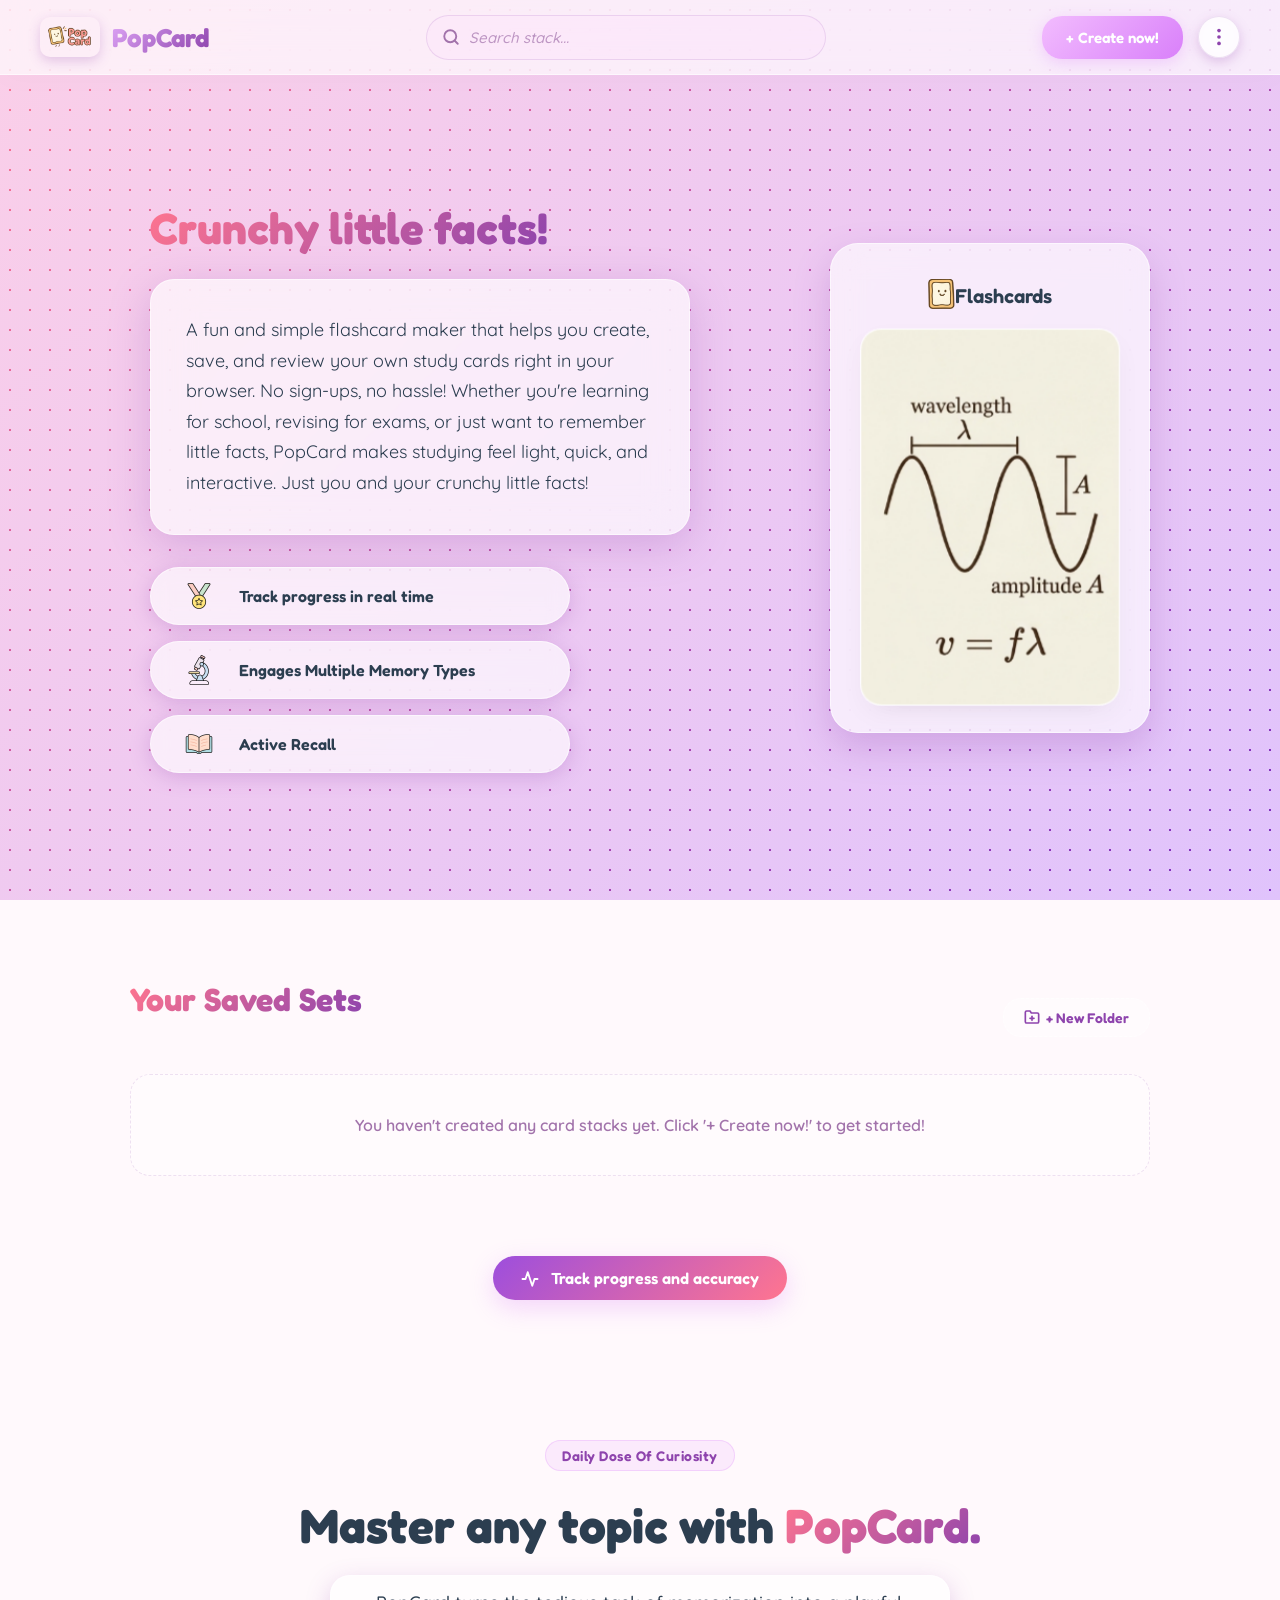
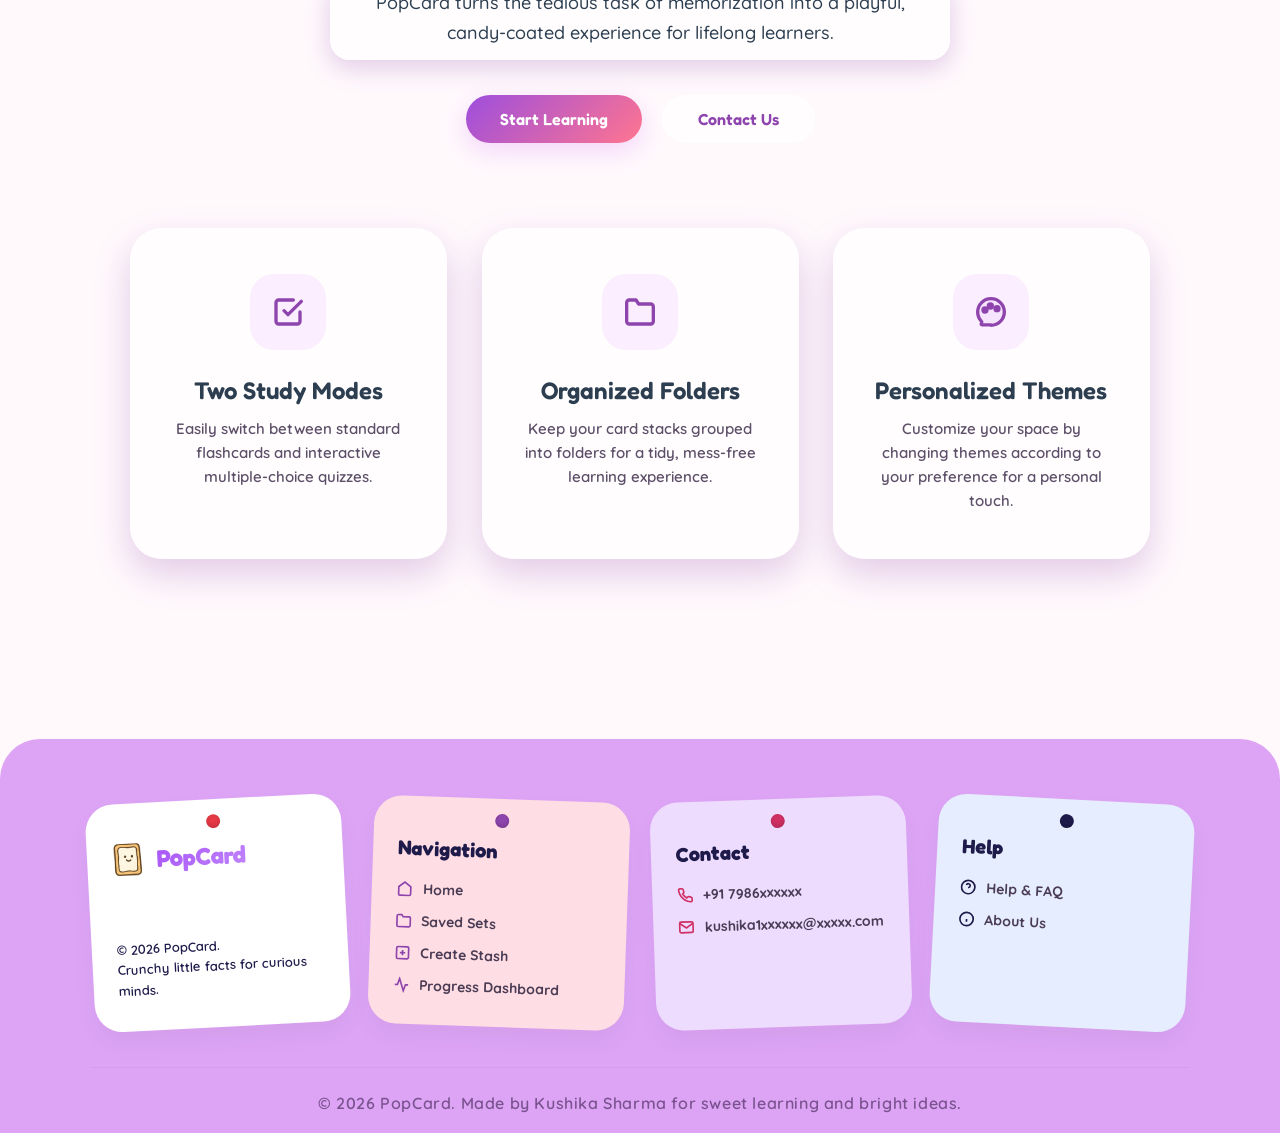
<file: index.html>
<!DOCTYPE html>
<html lang="en">

<head>
  <meta charset="UTF-8" />
  <meta name="viewport" content="width=device-width, initial-scale=1.0" />
  <title>PopCard!</title>
  <link rel="icon" type="image/png" sizes="64x64" href="images/logo4.png" />
  <link rel="stylesheet" href="landing.css" />
</head>

<body>
  <nav class="navbar">
    <div class="logo-container" onclick="showView('home')">
      <img src="images/ChatGPT Image Sep 6, 2025, 10_44_31 PM.png" alt="PopCard Logo" />
      <h1>PopCard</h1>
    </div>
    <div class="search-container">
      <svg class="search-icon" width="18" height="18" viewBox="0 0 24 24" fill="none" stroke="currentColor" stroke-width="2.5" stroke-linecap="round" stroke-linejoin="round">
        <circle cx="11" cy="11" r="8"></circle>
        <line x1="21" y1="21" x2="16.65" y2="16.65"></line>
      </svg>
      <input type="text" placeholder="Search stack..." class="search-bar" />
    </div>

    <div class="navbar-actions-group">
      <button id="navbar-create-btn" onclick="showView('create')">+ Create now!</button>
      <button id="navbar-back-btn" class="back-btn" onclick="showView('home')" style="display: none;">
        <svg width="16" height="16" viewBox="0 0 24 24" fill="none" stroke="currentColor" stroke-width="2.5"
          stroke-linecap="round" stroke-linejoin="round" style="margin-right: 2px;">
          <line x1="19" y1="12" x2="5" y2="12"></line>
          <polyline points="12 19 5 12 12 5"></polyline>
        </svg>
        Back to Home
      </button>

      <div class="settings-container">
        <button id="settings-menu-btn" class="settings-menu-btn" onclick="toggleSettingsDropdown(event)" title="Settings">
          <svg width="22" height="22" viewBox="0 0 24 24" fill="currentColor" style="display: block;">
            <circle cx="12" cy="5" r="2"></circle>
            <circle cx="12" cy="12" r="2"></circle>
            <circle cx="12" cy="19" r="2"></circle>
          </svg>
        </button>
        <span id="user-greeting" class="user-greeting" style="display: none;"></span>
        <div id="settings-dropdown" class="settings-dropdown">
          <button class="settings-item" onclick="promptForNickname()">
            <svg width="16" height="16" viewBox="0 0 24 24" fill="none" stroke="currentColor" stroke-width="2.2" stroke-linecap="round" stroke-linejoin="round" style="margin-right: 8px;"><path d="M20 21v-2a4 4 0 0 0-4-4H8a4 4 0 0 0-4 4v2"></path><circle cx="12" cy="7" r="4"></circle></svg>
            <span id="nickname-item-text">Add Nickname</span>
          </button>
          <div class="theme-selector-container">
            <button class="settings-item" onclick="toggleThemeSelector(event)">
              <svg width="16" height="16" viewBox="0 0 24 24" fill="none" stroke="currentColor" stroke-width="2.2" stroke-linecap="round" stroke-linejoin="round" style="margin-right: 8px;"><path d="M12 2v2M12 20v2M4.93 4.93l1.41 1.41M17.66 17.66l1.41 1.41M2 12h2M20 12h2M6.34 17.66l-1.41 1.41M19.07 4.93l-1.41 1.41"></path><circle cx="12" cy="12" r="5"></circle></svg>
              <span>Change Theme</span>
              <svg id="theme-chevron" width="12" height="12" viewBox="0 0 24 24" fill="none" stroke="currentColor" stroke-width="2.5" stroke-linecap="round" stroke-linejoin="round" style="margin-left: auto; transition: transform 0.3s ease;"><polyline points="6 9 12 15 18 9"></polyline></svg>
            </button>
            <div id="theme-options" class="theme-options">
              <!-- Row 1 -->
              <div class="theme-choice-wrapper" onclick="selectTheme(event, '')">
                <button class="theme-circle-btn" data-theme="" title="Sweet Lavender (Default)" style="background: linear-gradient(135deg, #fbcfe8, #e0c3fc); pointer-events: none;"></button>
                <span class="theme-label">Lavender <em class="theme-default-tag">Default</em></span>
              </div>
              <div class="theme-choice-wrapper" onclick="selectTheme(event, 'theme-sunset')">
                <button class="theme-circle-btn" data-theme="theme-sunset" title="Sunset Gold" style="background: linear-gradient(135deg, #fed7aa, #fca5a5); pointer-events: none;"></button>
                <span class="theme-label">Sunset Gold</span>
              </div>
              <div class="theme-choice-wrapper" onclick="selectTheme(event, 'theme-ocean')">
                <button class="theme-circle-btn" data-theme="theme-ocean" title="Ocean Breeze" style="background: linear-gradient(135deg, #ccfbf1, #a5f3fc); pointer-events: none;"></button>
                <span class="theme-label">Ocean Breeze</span>
              </div>
              <!-- Row 2 -->
              <div class="theme-choice-wrapper" onclick="selectTheme(event, 'theme-forest')">
                <button class="theme-circle-btn" data-theme="theme-forest" title="Forest Moss" style="background: linear-gradient(135deg, #dcfce7, #bbf7d0); pointer-events: none;"></button>
                <span class="theme-label">Forest Moss</span>
              </div>
              <div class="theme-choice-wrapper" onclick="selectTheme(event, 'theme-nebula')">
                <button class="theme-circle-btn" data-theme="theme-nebula" title="Mystic Nebula" style="background: linear-gradient(135deg, #ff007f, #ff79c6); pointer-events: none;"></button>
                <span class="theme-label">Mystic Nebula</span>
              </div>
              <div class="theme-choice-wrapper" onclick="selectTheme(event, 'theme-darkblue')">
                <button class="theme-circle-btn" data-theme="theme-darkblue" title="Midnight Abyss" style="background: linear-gradient(135deg, #0b1329, #38bdf8); pointer-events: none;"></button>
                <span class="theme-label">Midnight Abyss</span>
              </div>
              <!-- Row 3 -->
              <div class="theme-choice-wrapper" onclick="selectTheme(event, 'theme-darkgreen')">
                <button class="theme-circle-btn" data-theme="theme-darkgreen" title="Emerald Shadow" style="background: linear-gradient(135deg, #022c22, #34d399); pointer-events: none;"></button>
                <span class="theme-label">Emerald Shadow</span>
              </div>
              <div class="theme-choice-wrapper" onclick="selectTheme(event, 'theme-darkpurple')">
                <button class="theme-circle-btn" data-theme="theme-darkpurple" title="Obsidian Gold" style="background: linear-gradient(135deg, #09090b, #d4af37); pointer-events: none;"></button>
                <span class="theme-label">Obsidian Gold</span>
              </div>
            </div>
          </div>
          <button class="settings-item" onclick="showView('stats')">
            <svg width="16" height="16" viewBox="0 0 24 24" fill="none" stroke="currentColor" stroke-width="2.2" stroke-linecap="round" stroke-linejoin="round" style="margin-right: 8px;"><polyline points="22 12 18 12 15 21 9 3 6 12 2 12"></polyline></svg>
            <span>Track Progress</span>
          </button>
          <div class="settings-divider"></div>
          <button class="settings-item clear-data-btn" onclick="clearAllDataPrompt()">
            <svg width="16" height="16" viewBox="0 0 24 24" fill="none" stroke="currentColor" stroke-width="2.2" stroke-linecap="round" stroke-linejoin="round" style="margin-right: 8px;"><polyline points="3 6 5 6 21 6"></polyline><path d="M19 6v14a2 2 0 0 1-2 2H7a2 2 0 0 1-2-2V6m3 0V4a2 2 0 0 1 2-2h4a2 2 0 0 1 2 2v2"></path></svg>
            Clear All Data
          </button>
        </div>
      </div>
    </div>
  </nav>

  <!-- Dynamic SPA Home View -->
  <div id="home-view" class="view-container">
    <section class="facts-section">
      <div class="text-content">
        <div class="outbox">
          <h2 class="heading">Crunchy little facts!</h2>
          <p class="parallax-card">
            <span class="parallax-content">
              A fun and simple flashcard maker that helps you create, save, and
              review your own study cards right in your browser. No sign-ups, no
              hassle! Whether you're learning for school, revising for exams, or
              just want to remember little facts, PopCard makes studying feel
              light, quick, and interactive. Just you and your crunchy little
              facts!
            </span>
          </p>
          <div class="isection">
            <div class="onei" onclick="this.classList.toggle('expanded')">
              <div class="onei-header">
                <img src="images/medal.png" height="50px" class="icon">
                <span class="itext"> Track progress in real time</span>
              </div>
              <div class="onei-content">
                Watch your knowledge grow! The app instantly updates your scores and mastery levels after each session, helping you pinpoint exactly what needs more focus.
              </div>
            </div>
            <div class="onei" onclick="this.classList.toggle('expanded')">
              <div class="onei-header">
                <img src="images/micro.png" height="50px" class="icon">
                <span class="itext"> Engages Multiple Memory Types</span>
              </div>
              <div class="onei-content">
                Combine visual cues, text, and physical interaction to stimulate multiple memory pathways, making information stick much faster than passive reading.
              </div>
            </div>
            <div class="onei" onclick="this.classList.toggle('expanded')">
              <div class="onei-header">
                <img src="images/book22.png" height="50px" class="icon">
                <span class="itext"> Active Recall</span>
              </div>
              <div class="onei-content">
                Instead of simply re-reading notes, our flashcards force your brain to actively search for answers, creating stronger neural connections.
              </div>
            </div>
          </div>
        </div>
      </div>

      <div class="green-box">
        <div class="flashcard-header">
          <div class="flashcard-icon"> <img src="images/logo4.png" height="30px"> </div>
          <h3>Flashcards</h3>
        </div>

        <div class="card-stack">
          <div class="flashcard stack-0">
            <img src="images/cell.png" alt="Primary Cell Organelles">
          </div>
          <div class="flashcard stack-1">
            <img src="images/wave.png" alt="Wave Physics">
          </div>
          <div class="flashcard stack-2">
            <img src="images/revolution.png" alt="Ages of Revolution">
          </div>
          <div class="flashcard stack-3">
            <img src="images/cone.png" alt="Volume of a Cone">
          </div>
        </div>
      </div>
    </section>

    <section class="prevCards">
      <div class="prev-cards-header">
        <h2 id="prev-cards-title">Your Saved Sets</h2>
        <div id="prev-cards-actions" class="header-actions">
          <button id="create-folder-btn" class="folder-action-btn" onclick="createFolderPrompt()">
            <svg width="16" height="16" viewBox="0 0 24 24" fill="none" stroke="currentColor" stroke-width="2.5" stroke-linecap="round" stroke-linejoin="round">
              <path d="M22 19a2 2 0 0 1-2 2H4a2 2 0 0 1-2-2V5a2 2 0 0 1 2-2h5l2 3h9a2 2 0 0 1 2 2z"></path>
              <line x1="12" y1="11" x2="12" y2="17"></line>
              <line x1="9" y1="14" x2="15" y2="14"></line>
            </svg>
            + New Folder
          </button>
        </div>
      </div>

      <div id="folder-breadcrumb" class="folder-breadcrumb" style="display: none;">
        <div style="display: flex; align-items: center;">
          <span class="breadcrumb-home" onclick="exitFolderView()">Stacks</span> &nbsp;&gt;&nbsp; <span id="breadcrumb-folder-name" class="breadcrumb-current">Folder Name</span>
        </div>
        <button class="btn-secondary" style="padding: 6px 14px; font-size: 13px;" onclick="exitFolderView()">Go Back to Main</button>
      </div>

      <div id="saved-sets-grid" class="cards-grid">
        <!-- Dynamically loaded card sets will be injected here -->
      </div>
      
      <div style="text-align: center; margin-top: 80px; margin-bottom: -40px;">
        <button class="btn-primary-feature" style="padding: 12px 28px; font-size: 16px; width: auto; border-radius: 30px;" onclick="showView('stats')">
          <svg width="18" height="18" viewBox="0 0 24 24" fill="none" stroke="currentColor" stroke-width="2.5" stroke-linecap="round" stroke-linejoin="round" style="margin-right: 8px; vertical-align: -4px;"><polyline points="22 12 18 12 15 21 9 3 6 12 2 12"></polyline></svg>
          Track progress and accuracy
        </button>
      </div>
    </section>

    <!-- Premium Value Showcase Section -->
    <section class="features-section">
      <div class="features-badge">Daily Dose of Curiosity</div>
      <h2 class="features-title">Master any topic with <span>PopCard.</span></h2>
      <p class="features-subtitle">PopCard turns the tedious task of memorization into a playful, candy-coated
        experience for lifelong learners.</p>

      <div class="features-buttons">
        <button class="btn-primary-feature" onclick="showView('create')">Start Learning</button>
        <button class="btn-secondary-feature"
          onclick="document.querySelector('.landing-footer').scrollIntoView({ behavior: 'smooth' });">Contact Us</button>
      </div>

      <div class="features-grid">
        <div class="feature-card parallax-card">
          <div class="feature-icon icon-purple">
            <svg xmlns="http://www.w3.org/2000/svg" width="32" height="32" viewBox="0 0 24 24" fill="none"
              stroke="currentColor" stroke-width="2.5" stroke-linecap="round" stroke-linejoin="round"
              class="feather feather-check-square">
              <polyline points="9 11 12 14 22 4"></polyline>
              <path d="M21 12v7a2 2 0 0 1-2 2H5a2 2 0 0 1-2-2V5a2 2 0 0 1 2-2h11"></path>
            </svg>
          </div>
          <h3>Two Study Modes</h3>
          <p>Easily switch between standard flashcards and interactive multiple-choice quizzes.</p>
        </div>

        <div class="feature-card parallax-card">
          <div class="feature-icon icon-pink">
            <svg xmlns="http://www.w3.org/2000/svg" width="32" height="32" viewBox="0 0 24 24" fill="none"
              stroke="currentColor" stroke-width="2.5" stroke-linecap="round" stroke-linejoin="round"
              class="feather feather-folder">
              <path d="M22 19a2 2 0 0 1-2 2H4a2 2 0 0 1-2-2V5a2 2 0 0 1 2-2h5l2 3h9a2 2 0 0 1 2 2z"></path>
            </svg>
          </div>
          <h3>Organized Folders</h3>
          <p>Keep your card stacks grouped into folders for a tidy, mess-free learning experience.</p>
        </div>

        <div class="feature-card parallax-card">
          <div class="feature-icon icon-lavender">
            <svg xmlns="http://www.w3.org/2000/svg" width="32" height="32" viewBox="0 0 24 24" fill="none"
              stroke="currentColor" stroke-width="2.5" stroke-linecap="round" stroke-linejoin="round"
              class="feather feather-palette">
              <path
                d="M12 22C17.5228 22 22 17.5228 22 12C22 6.47715 17.5228 2 12 2C6.47715 2 2 6.47715 2 12C2 14.7255 3.09032 17.1962 4.85857 19C5.03443 19.1759 5.09914 19.4319 5.02452 19.6708L4.69736 20.7177C4.5453 21.2043 4.90731 21.6999 5.41686 21.6999H12Z"
                fill="rgba(221, 164, 245, 0.15)" />
              <circle cx="7.5" cy="10.5" r="1.5" fill="currentColor" />
              <circle cx="11.5" cy="7.5" r="1.5" fill="currentColor" />
              <circle cx="16.5" cy="9.5" r="1.5" fill="currentColor" />
            </svg>
          </div>
          <h3>Personalized Themes</h3>
          <p>Customize your space by changing themes according to your preference for a personal touch.</p>
        </div>
      </div>


    </section>

    <!-- Playful Note Footer -->
    <footer class="landing-footer">
      <div class="footer-cards-container">
        
        <!-- Card 1: Brand -->
        <div class="footer-card f-card-white">
          <div class="f-pin pin-red"></div>
          <div class="f-brand">
            <div class="f-logo-box">
              <img src="images/toast-logo.png" alt="PopCard" />
            </div>
            <h3>PopCard</h3>
          </div>
          <p class="f-desc">
            &copy; 2026 PopCard.<br/>
            Crunchy little facts for curious minds.
          </p>
        </div>

        <!-- Card 2: Navigation -->
        <div class="footer-card f-card-pink">
          <div class="f-pin pin-purple"></div>
          <h4>Navigation</h4>
          <ul class="f-links">
            <li>
              <svg width="16" height="16" viewBox="0 0 24 24" fill="none" stroke="currentColor" stroke-width="2.5"><path d="M3 9l9-7 9 7v11a2 2 0 0 1-2 2H5a2 2 0 0 1-2-2z"></path></svg>
              <a href="#" onclick="showView('home'); return false;">Home</a>
            </li>
            <li>
              <svg width="16" height="16" viewBox="0 0 24 24" fill="none" stroke="currentColor" stroke-width="2.5"><path d="M22 19a2 2 0 0 1-2 2H4a2 2 0 0 1-2-2V5a2 2 0 0 1 2-2h5l2 3h9a2 2 0 0 1 2 2z"></path></svg>
              <a href="#saved-sets-grid" onclick="document.querySelector('.prevCards').scrollIntoView({ behavior: 'smooth' }); return false;">Saved Sets</a>
            </li>
            <li>
              <svg width="16" height="16" viewBox="0 0 24 24" fill="none" stroke="currentColor" stroke-width="2.5"><rect x="3" y="3" width="18" height="18" rx="2" ry="2"></rect><line x1="12" y1="8" x2="12" y2="16"></line><line x1="8" y1="12" x2="16" y2="12"></line></svg>
              <a href="#" onclick="showView('create'); return false;">Create Stash</a>
            </li>
            <li>
              <svg width="16" height="16" viewBox="0 0 24 24" fill="none" stroke="currentColor" stroke-width="2.5"><polyline points="22 12 18 12 15 21 9 3 6 12 2 12"></polyline></svg>
              <a href="#" onclick="showView('stats'); return false;">Progress Dashboard</a>
            </li>
          </ul>
        </div>

        <!-- Card 3: Contact -->
        <div class="footer-card f-card-purple">
          <div class="f-pin pin-magenta"></div>
          <h4>Contact</h4>
          <ul class="f-links">
            <li>
              <svg width="16" height="16" viewBox="0 0 24 24" fill="none" stroke="currentColor" stroke-width="2.5"><path d="M22 16.92v3a2 2 0 0 1-2.18 2 19.79 19.79 0 0 1-8.63-3.07 19.5 19.5 0 0 1-6-6 19.79 19.79 0 0 1-3.07-8.67A2 2 0 0 1 4.11 2h3a2 2 0 0 1 2 1.72 12.84 12.84 0 0 0 .7 2.81 2 2 0 0 1-.45 2.11L8.09 9.91a16 16 0 0 0 6 6l1.27-1.27a2 2 0 0 1 2.11-.45 12.84 12.84 0 0 0 2.81.7A2 2 0 0 1 22 16.92z"></path></svg>
              <span>+91 7986xxxxxx</span>
            </li>
            <li>
              <svg width="16" height="16" viewBox="0 0 24 24" fill="none" stroke="currentColor" stroke-width="2.5"><path d="M4 4h16c1.1 0 2 .9 2 2v12c0 1.1-.9 2-2 2H4c-1.1 0-2-.9-2-2V6c0-1.1.9-2 2-2z"></path><polyline points="22,6 12,13 2,6"></polyline></svg>
              <span>kushika1xxxxxx@xxxxx.com</span>
            </li>
          </ul>
        </div>

        <!-- Card 4: Help -->
        <div class="footer-card f-card-blue">
          <div class="f-pin pin-dark"></div>
          <h4>Help</h4>
          <ul class="f-links">
            <li>
              <svg width="16" height="16" viewBox="0 0 24 24" fill="none" stroke="currentColor" stroke-width="2.5"><circle cx="12" cy="12" r="10"></circle><path d="M9.09 9a3 3 0 0 1 5.83 1c0 2-3 3-3 3"></path><line x1="12" y1="17" x2="12.01" y2="17"></line></svg>
              <a href="#" onclick="showFaqModal(); return false;">Help & FAQ</a>
            </li>
            <li>
              <svg width="16" height="16" viewBox="0 0 24 24" fill="none" stroke="currentColor" stroke-width="2.5"><circle cx="12" cy="12" r="10"></circle><line x1="12" y1="16" x2="12" y2="12"></line><line x1="12" y1="8" x2="12.01" y2="8"></line></svg>
              <a href="#" onclick="showCustomAlert('Designed for students, creators, overthinkers, late-night revisers, and anyone trying to keep information from escaping their brain five minutes later, PopCards transforms notes into clean, interactive flashcards that feel satisfying to use. The experience is built around clarity and comfort, with smooth interactions, cozy visuals, and a distraction-free environment that helps learning feel less overwhelming.'); return false;">About Us</a>
            </li>
          </ul>
        </div>

      </div>

      <div class="footer-bottom-bar">
        <p class="footer-copy">&copy; 2026 PopCard. Made by Kushika Sharma for sweet learning and bright ideas.</p>
      </div>
  </div>

  <!-- Dynamic SPA Stats View -->
  <div id="stats-view" class="view-container" style="display: none; max-width: 1000px; min-height: calc(100vh - 85px); height: auto; padding: 3vh 20px 8vh 20px; margin: 0 auto; flex-direction: column; justify-content: flex-start; gap: 3vh; overflow-y: auto; box-sizing: border-box;">
    
    <div class="stats-top-row">
      <div class="stat-summary-card">
        <div class="stat-icon-wrapper"><svg width="20" height="20" viewBox="0 0 24 24" fill="none" stroke="var(--theme-primary)" stroke-width="2" stroke-linecap="round" stroke-linejoin="round"><path d="M21 16V8a2 2 0 0 0-1-1.73l-7-4a2 2 0 0 0-2 0l-7 4A2 2 0 0 0 3 8v8a2 2 0 0 0 1 1.73l7 4a2 2 0 0 0 2 0l7-4A2 2 0 0 0 21 16z"></path><polyline points="3.27 6.96 12 12.01 20.73 6.96"></polyline><line x1="12" y1="22.08" x2="12" y2="12"></line></svg></div>
        <div class="stat-value" id="stat-cards-reviewed">0</div>
        <div class="stat-label">Reviews Today</div>
      </div>
      <div class="stat-summary-card">
        <div class="stat-icon-wrapper"><svg width="20" height="20" viewBox="0 0 24 24" fill="none" stroke="var(--theme-primary)" stroke-width="2" stroke-linecap="round" stroke-linejoin="round"><circle cx="12" cy="12" r="10"></circle><circle cx="12" cy="12" r="6"></circle><circle cx="12" cy="12" r="2"></circle></svg></div>
        <div class="stat-value" id="stat-avg-accuracy">0%</div>
        <div class="stat-label">Avg. Accuracy</div>
      </div>

      <div class="stat-summary-card">
        <div class="stat-icon-wrapper"><svg width="20" height="20" viewBox="0 0 24 24" fill="none" stroke="var(--theme-primary)" stroke-width="2" stroke-linecap="round" stroke-linejoin="round"><path d="M22 10v6M2 10l10-5 10 5-10 5z"></path><path d="M6 12v5c3 3 9 3 12 0v-5"></path></svg></div>
        <div class="stat-value" id="stat-mastered">0</div>
        <div class="stat-label">Mastered Today</div>
      </div>
    </div>

    <div class="stats-main-grid">
      <div class="stats-chart-card">
        <div class="chart-header">
          <div>
            <h3>Accuracy Tracking</h3>
            <p>Average Accuracy (%) over the week</p>
          </div>
          <div class="chart-target">
            <span class="target-dot" id="target-dot"></span> Target (90%)
          </div>
        </div>
        <div class="chart-area" id="main-stats-chart">
          <!-- Bars generated via JS -->
        </div>
      </div>

      <div class="stats-side-col">
        <div class="stats-streak-card">
          <h4><svg width="14" height="14" viewBox="0 0 24 24" fill="none" stroke="currentColor" stroke-width="2" style="vertical-align:-2px;"><polygon points="13 2 3 14 12 14 11 22 21 10 12 10 13 2"></polygon></svg> 7-Day Streak</h4>
          <div class="streak-circles">
            <!-- Bubbles generated via JS -->
          </div>
          <div class="streak-days">
            <span>M</span><span>T</span><span>W</span><span>T</span><span>F</span><span>S</span><span style="color:var(--theme-primary); font-weight:bold;">S</span>
          </div>
        </div>

        <div class="stats-milestone-card">
          <div class="milestone-content">
            <h3>Crunchy Milestone!</h3>
            <p>Master 100 cards this month</p>
            <div class="milestone-progress-bg">
              <div id="milestone-bar" class="milestone-progress-fill" style="width: 0%;"></div>
            </div>
            <div class="milestone-labels">
              <span id="milestone-text">0/100</span>
              <span id="milestone-status">Keep going!</span>
            </div>
          </div>
          <div class="milestone-bg-icon">
            <svg width="40" height="40" viewBox="0 0 24 24" fill="none" stroke="rgba(255,255,255,0.15)" stroke-width="2" stroke-linecap="round" stroke-linejoin="round"><path d="M6 9H4.5a2.5 2.5 0 0 1 0-5H6"></path><path d="M18 9h1.5a2.5 2.5 0 0 0 0-5H18"></path><path d="M4 22h16"></path><path d="M10 14.66V17c0 .55-.47.98-.97 1.21C7.85 18.75 7 20.24 7 22"></path><path d="M14 14.66V17c0 .55.47.98.97 1.21C16.15 18.75 17 20.24 17 22"></path><path d="M18 2H6v7a6 6 0 0 0 12 0V2Z"></path></svg>
          </div>
        </div>
      </div>
    </div>

    <div class="badges-section" id="badges-section">
      <div class="badges-title-container">
        <h3 class="badges-title">
          <svg width="20" height="20" viewBox="0 0 24 24" fill="none" stroke="currentColor" stroke-width="2.5" style="color: var(--theme-primary);">
            <polygon points="12 2 15.09 8.26 22 9.27 17 14.14 18.18 21.02 12 17.77 5.82 21.02 7 14.14 2 9.27 8.91 8.26 12 2"></polygon>
          </svg>
          Weekly Badges
        </h3>
        <span class="badges-count-badge" id="badges-unlocked-count">0 / 6 Unlocked</span>
      </div>
      <div class="badges-carousel-wrapper" style="position: relative; display: flex; align-items: center; width: 100%;">
        <div class="badges-row" id="badges-row" style="width: 100%;">
          <!-- Populated via JS -->
        </div>
      </div>
    </div>

  </div>

  <!-- Dynamic SPA Creator View -->
  <div id="creator-view" class="view-container" style="display: none;">
    <div class="creator-container">
      <div class="glass-panel">
        <div class="creator-header">
          <h2 id="creator-title">Create a Card Stack</h2>
          <p id="creator-desc">Type out the information on each card and the cue behind it to build your custom deck.</p>
        </div>

        <form id="deck-form" onsubmit="saveDeck(event)">
          <!-- Stack Name Input -->
          <div class="form-group">
            <label for="stack-name">Stack Name</label>
            <input type="text" id="stack-name" class="text-input"
              placeholder="e.g. Spanish Vocabulary, History Facts, Biology Terminology..." required autocomplete="off">
          </div>

          <!-- Stack Type Toggle -->
          <div class="form-group">
            <label>Stack Mode</label>
            <div class="mode-selector">
              <button type="button" id="mode-btn-standard" class="mode-btn active" onclick="switchStackMode('standard')">Standard Flashcards</button>
              <button type="button" id="mode-btn-mcq" class="mode-btn" onclick="switchStackMode('mcq')">Multiple Choice (MCQ)</button>
            </div>
            <input type="hidden" id="stack-type" value="standard">
          </div>

          <!-- Target Folder Selection -->
          <div class="form-group">
            <div style="display: flex; justify-content: space-between; align-items: center; margin-bottom: 8px;">
              <label style="font-family: 'Fredoka', sans-serif; font-size: 16px; font-weight: 600; color: var(--theme-card-text, #4a3c54); margin-bottom: 0;">Target Folder</label>
              <button type="button" class="create-folder-inline-btn" onclick="createFolderFromCreator()">+ Create a Folder</button>
            </div>
            
            <div class="custom-select" id="deck-folder-custom-select">
              <div class="custom-select-trigger" onclick="toggleCustomSelect(event)">
                <span id="custom-select-trigger-text">No Folder (Ungrouped)</span>
                <svg class="custom-select-arrow" width="16" height="16" viewBox="0 0 24 24" fill="none" stroke="currentColor" stroke-width="2.5" stroke-linecap="round" stroke-linejoin="round">
                  <polyline points="6 9 12 15 18 9"></polyline>
                </svg>
              </div>
              <div class="custom-select-options" id="custom-select-options-list">
                <!-- Dynamic folder options will be loaded here -->
              </div>
            </div>
            <input type="hidden" id="deck-folder-select" value="">
          </div>

          <!-- Deck Size Selector -->
          <div class="deck-controls">
            <label style="font-family: 'Fredoka', sans-serif; font-size: 16px; font-weight: 600; color: var(--theme-card-text, #4a3c54);">Cards
              in Deck</label>
            <div class="count-selector">
              <button type="button" class="count-btn" onclick="adjustCount(-1)">&minus;</button>
              <span id="count-display" class="count-display">3</span>
              <button type="button" class="count-btn" onclick="adjustCount(1)">&plus;</button>
            </div>
            <div class="action-links">
              <button type="button" class="btn-secondary" onclick="addCardRow()">+ Add Card</button>
            </div>
          </div>

          <!-- Dynamic Cards Input List -->
          <div id="cards-container" class="cards-editor-list">
            <!-- Card Row 1 -->
            <div class="card-editor-row" data-index="1">
              <div class="card-row-header">
                <span class="card-number">Card #1</span>
                <button type="button" class="delete-row-btn" onclick="deleteCardRow(this)">Delete Card</button>
              </div>
              <div class="card-inputs-grid">
                <div class="card-side-editor">
                  <label>Front: Cue or Question</label>
                  <div class="input-speech-wrapper">
                    <textarea class="card-textarea front-input" placeholder="Enter term, question, or fact..." required></textarea>
                    <button type="button" class="speech-btn" onclick="toggleVoiceTyping(this)" title="Voice Typing">
                      <svg width="16" height="16" viewBox="0 0 24 24" fill="none" stroke="currentColor" stroke-width="2.5" stroke-linecap="round" stroke-linejoin="round">
                        <path d="M12 1a3 3 0 0 0-3 3v8a3 3 0 0 0 6 0V4a3 3 0 0 0-3-3z"></path>
                        <path d="M19 10v2a7 7 0 0 1-14 0v-2"></path>
                        <line x1="12" y1="19" x2="12" y2="23"></line>
                        <line x1="8" y1="23" x2="16" y2="23"></line>
                      </svg>
                    </button>
                  </div>
                </div>
                <div class="card-side-editor">
                  <label>Back: Answer</label>
                  <div class="input-speech-wrapper">
                    <textarea class="card-textarea back-input" placeholder="Enter definition, answer, or clue..." required></textarea>
                    <button type="button" class="speech-btn" onclick="toggleVoiceTyping(this)" title="Voice Typing">
                      <svg width="16" height="16" viewBox="0 0 24 24" fill="none" stroke="currentColor" stroke-width="2.5" stroke-linecap="round" stroke-linejoin="round">
                        <path d="M12 1a3 3 0 0 0-3 3v8a3 3 0 0 0 6 0V4a3 3 0 0 0-3-3z"></path>
                        <path d="M19 10v2a7 7 0 0 1-14 0v-2"></path>
                        <line x1="12" y1="19" x2="12" y2="23"></line>
                        <line x1="8" y1="23" x2="16" y2="23"></line>
                      </svg>
                    </button>
                  </div>
                </div>
              </div>
            </div>
            <!-- Card Row 2 -->
            <div class="card-editor-row" data-index="2">
              <div class="card-row-header">
                <span class="card-number">Card #2</span>
                <button type="button" class="delete-row-btn" onclick="deleteCardRow(this)">Delete Card</button>
              </div>
              <div class="card-inputs-grid">
                <div class="card-side-editor">
                  <label>Front: Cue or Question</label>
                  <div class="input-speech-wrapper">
                    <textarea class="card-textarea front-input" placeholder="Enter term, question, or fact..." required></textarea>
                    <button type="button" class="speech-btn" onclick="toggleVoiceTyping(this)" title="Voice Typing">
                      <svg width="16" height="16" viewBox="0 0 24 24" fill="none" stroke="currentColor" stroke-width="2.5" stroke-linecap="round" stroke-linejoin="round">
                        <path d="M12 1a3 3 0 0 0-3 3v8a3 3 0 0 0 6 0V4a3 3 0 0 0-3-3z"></path>
                        <path d="M19 10v2a7 7 0 0 1-14 0v-2"></path>
                        <line x1="12" y1="19" x2="12" y2="23"></line>
                        <line x1="8" y1="23" x2="16" y2="23"></line>
                      </svg>
                    </button>
                  </div>
                </div>
                <div class="card-side-editor">
                  <label>Back: Answer</label>
                  <div class="input-speech-wrapper">
                    <textarea class="card-textarea back-input" placeholder="Enter definition, answer, or clue..." required></textarea>
                    <button type="button" class="speech-btn" onclick="toggleVoiceTyping(this)" title="Voice Typing">
                      <svg width="16" height="16" viewBox="0 0 24 24" fill="none" stroke="currentColor" stroke-width="2.5" stroke-linecap="round" stroke-linejoin="round">
                        <path d="M12 1a3 3 0 0 0-3 3v8a3 3 0 0 0 6 0V4a3 3 0 0 0-3-3z"></path>
                        <path d="M19 10v2a7 7 0 0 1-14 0v-2"></path>
                        <line x1="12" y1="19" x2="12" y2="23"></line>
                        <line x1="8" y1="23" x2="16" y2="23"></line>
                      </svg>
                    </button>
                  </div>
                </div>
              </div>
            </div>
            <!-- Card Row 3 -->
            <div class="card-editor-row" data-index="3">
              <div class="card-row-header">
                <span class="card-number">Card #3</span>
                <button type="button" class="delete-row-btn" onclick="deleteCardRow(this)">Delete Card</button>
              </div>
              <div class="card-inputs-grid">
                <div class="card-side-editor">
                  <label>Front: Cue or Question</label>
                  <div class="input-speech-wrapper">
                    <textarea class="card-textarea front-input" placeholder="Enter term, question, or fact..." required></textarea>
                    <button type="button" class="speech-btn" onclick="toggleVoiceTyping(this)" title="Voice Typing">
                      <svg width="16" height="16" viewBox="0 0 24 24" fill="none" stroke="currentColor" stroke-width="2.5" stroke-linecap="round" stroke-linejoin="round">
                        <path d="M12 1a3 3 0 0 0-3 3v8a3 3 0 0 0 6 0V4a3 3 0 0 0-3-3z"></path>
                        <path d="M19 10v2a7 7 0 0 1-14 0v-2"></path>
                        <line x1="12" y1="19" x2="12" y2="23"></line>
                        <line x1="8" y1="23" x2="16" y2="23"></line>
                      </svg>
                    </button>
                  </div>
                </div>
                <div class="card-side-editor">
                  <label>Back: Answer</label>
                  <div class="input-speech-wrapper">
                    <textarea class="card-textarea back-input" placeholder="Enter definition, answer, or clue..." required></textarea>
                    <button type="button" class="speech-btn" onclick="toggleVoiceTyping(this)" title="Voice Typing">
                      <svg width="16" height="16" viewBox="0 0 24 24" fill="none" stroke="currentColor" stroke-width="2.5" stroke-linecap="round" stroke-linejoin="round">
                        <path d="M12 1a3 3 0 0 0-3 3v8a3 3 0 0 0 6 0V4a3 3 0 0 0-3-3z"></path>
                        <path d="M19 10v2a7 7 0 0 1-14 0v-2"></path>
                        <line x1="12" y1="19" x2="12" y2="23"></line>
                        <line x1="8" y1="23" x2="16" y2="23"></line>
                      </svg>
                    </button>
                  </div>
                </div>
              </div>
            </div>
          </div>

          <!-- Submit Area -->
          <div class="submit-area">
            <button type="submit" id="save-deck-btn" class="save-deck-btn">Save Stack</button>
          </div>
        </form>
      </div>
    </div>
  </div>
  <script>
    document.addEventListener('DOMContentLoaded', () => {
      // --- Hamburger Settings & Themes Controller ---
      window.toggleSettingsDropdown = function (event) {
        if (event) event.stopPropagation();
        const dropdown = document.getElementById('settings-dropdown');
        if (dropdown) {
          dropdown.classList.toggle('active');
        }
      };

      // Close dropdown if clicking outside
      document.addEventListener('click', (e) => {
        const dropdown = document.getElementById('settings-dropdown');
        const settingsContainer = document.querySelector('.settings-container');
        if (dropdown && settingsContainer && !settingsContainer.contains(e.target)) {
          dropdown.classList.remove('active');
        }
      });

      // Customized Prompt for Nickname
      window.showNicknamePrompt = function (message, placeholder, defaultValue, callback) {
        const overlay = document.createElement('div');
        overlay.className = 'custom-popup-overlay';

        const box = document.createElement('div');
        box.className = 'custom-popup-box';
        box.innerHTML = `
            <div class="custom-popup-header">
              <div class="custom-popup-icon">
                <svg width="40" height="40" viewBox="0 0 24 24" fill="none" stroke="var(--theme-primary)" stroke-width="2.5" stroke-linecap="round" stroke-linejoin="round" style="filter: drop-shadow(0 2px 8px var(--theme-secondary-glow));"><path d="M20 21v-2a4 4 0 0 0-4-4H8a4 4 0 0 0-4 4v2"></path><circle cx="12" cy="7" r="4"></circle></svg>
              </div>
              <h3>Choose Nickname</h3>
            </div>
            <div class="custom-popup-message" style="margin-bottom: 15px;">${message}</div>
            <div style="padding: 0 25px 15px 25px;">
              <input type="text" id="nickname-prompt-input" class="text-input" placeholder="${placeholder}" value="${defaultValue}" autocomplete="off" style="width: 100%; border: 1px solid var(--theme-input-border); border-radius: 12px; padding: 10px 14px; font-family: 'Quicksand', sans-serif; font-size: 15px;">
            </div>
            <div class="custom-popup-buttons">
              <button class="custom-popup-btn custom-popup-btn-secondary">Cancel</button>
              <button class="custom-popup-btn custom-popup-btn-primary">Save</button>
            </div>
          `;

        overlay.appendChild(box);
        document.body.appendChild(overlay);

        setTimeout(() => overlay.classList.add('active'), 10);

        const input = box.querySelector('#nickname-prompt-input');
        const cancelBtn = box.querySelector('.custom-popup-btn-secondary');
        const saveBtn = box.querySelector('.custom-popup-btn-primary');

        setTimeout(() => input.focus(), 150);

        cancelBtn.onclick = () => {
          overlay.classList.remove('active');
          setTimeout(() => overlay.remove(), 300);
        };

        const submitAction = () => {
          const val = input.value.trim();
          overlay.classList.remove('active');
          setTimeout(() => {
            overlay.remove();
            callback(val);
          }, 300);
        };

        saveBtn.onclick = submitAction;
        input.onkeydown = (e) => {
          if (e.key === 'Enter') submitAction();
        };
      };

      window.promptForNickname = function () {
        // Dismiss dropdown
        const dropdown = document.getElementById('settings-dropdown');
        if (dropdown) dropdown.classList.remove('active');

        const currentNickname = localStorage.getItem('popcard_nickname') || '';
        window.showNicknamePrompt(
          "Enter your name to personalize your study space:",
          "Your nickname...",
          currentNickname,
          (name) => {
            if (name) {
              localStorage.setItem('popcard_nickname', name);
            } else {
              localStorage.removeItem('popcard_nickname');
            }
            updateNicknameUI();
          }
        );
      };

      window.updateNicknameUI = function () {
        const name = localStorage.getItem('popcard_nickname');
        const greetingSpan = document.getElementById('user-greeting');
        const nicknameItemText = document.getElementById('nickname-item-text');
        const settingsMenuBtn = document.getElementById('settings-menu-btn');

        const catFaceSvg = `<svg width="100%" height="100%" viewBox="0 0 24 24" fill="none" style="display: block; border-radius: 50%;">
  <circle cx="12" cy="12" r="11.5" fill="#e1dbf7" />
  <!-- Left Ear -->
  <path d="M5 10.5 L3.5 4 L9 9 Z" fill="#b5adbe" stroke="#4a3c54" stroke-width="1.2" stroke-linejoin="round" />
  <path d="M5.5 9.8 L4.1 4.9 L8.3 8.3 Z" fill="#ffb7b2" />
  <!-- Right Ear -->
  <path d="M19 10.5 L20.5 4 L15 9 Z" fill="#b5adbe" stroke="#4a3c54" stroke-width="1.2" stroke-linejoin="round" />
  <path d="M18.5 9.8 L19.9 4.9 L15.7 8.3 Z" fill="#ffb7b2" />
  <!-- Head Outline -->
  <path d="M4.5 12.5 C4.5 17.5 7.8 20.5 12 20.5 C16.2 20.5 19.5 17.5 19.5 12.5 C19.5 9.5 16.5 9.5 12 9.5 C7.5 9.5 4.5 9.5 4.5 12.5 Z" fill="#ffffff" stroke="#4a3c54" stroke-width="1.2" stroke-linejoin="round" />
  <!-- Grey Forehead Patches -->
  <path d="M4.6 12.5 C4.6 10 7.5 9.5 10 11.5 C9 14 6.5 15.5 4.8 15.8 C4.7 14.8 4.6 13.7 4.6 12.5 Z" fill="#b5adbe" />
  <path d="M19.4 12.5 C19.4 10 16.5 9.5 14 11.5 C15 14 17.5 15.5 19.2 15.8 C19.3 14.8 19.4 13.7 19.4 12.5 Z" fill="#b5adbe" />
  <!-- Forehead Stripes -->
  <path d="M11 9.8 V12" stroke="#8c8295" stroke-width="0.8" stroke-linecap="round" />
  <path d="M12 9.8 V12.5" stroke="#8c8295" stroke-width="0.8" stroke-linecap="round" />
  <path d="M13 9.8 V12" stroke="#8c8295" stroke-width="0.8" stroke-linecap="round" />
  <!-- Eyes -->
  <circle cx="8" cy="14" r="1.3" fill="#2d2533" />
  <circle cx="7.6" cy="13.6" r="0.4" fill="#ffffff" />
  <circle cx="16" cy="14" r="1.3" fill="#2d2533" />
  <circle cx="15.6" cy="13.6" r="0.4" fill="#ffffff" />
  <!-- Nose -->
  <polygon points="11.3,15 12.7,15 12,15.7" fill="#ff9ebb" stroke="#4a3c54" stroke-width="0.4" stroke-linejoin="round" />
  <!-- Mouth -->
  <path d="M10.8 16.3 C11.2 16.8 12 16.8 12 16.3 C12 16.8 12.8 16.8 13.2 16.3" stroke="#4a3c54" stroke-width="1.2" stroke-linecap="round" fill="none" />
  <!-- Whiskers -->
  <path d="M5.5 14.5 H2" stroke="#4a3c54" stroke-width="0.8" stroke-linecap="round" />
  <path d="M5.5 15.8 L2.5 16.5" stroke="#4a3c54" stroke-width="0.8" stroke-linecap="round" />
  <path d="M18.5 14.5 H22" stroke="#4a3c54" stroke-width="0.8" stroke-linecap="round" />
  <path d="M18.5 15.8 L21.5 16.5" stroke="#4a3c54" stroke-width="0.8" stroke-linecap="round" />
</svg>`;

        const dotsSvg = `<svg width="22" height="22" viewBox="0 0 24 24" fill="currentColor" style="display: block;">
  <circle cx="12" cy="5" r="2"></circle>
  <circle cx="12" cy="12" r="2"></circle>
  <circle cx="12" cy="19" r="2"></circle>
</svg>`;

        if (name) {
          if (settingsMenuBtn) {
            settingsMenuBtn.innerHTML = catFaceSvg;
          }
          if (greetingSpan) {
            greetingSpan.innerHTML = `Hi, <strong>${name}</strong> !`;
            greetingSpan.style.display = 'block';
          }
          if (nicknameItemText) {
            nicknameItemText.textContent = "Change Nickname";
          }
        } else {
          if (settingsMenuBtn) {
            settingsMenuBtn.innerHTML = dotsSvg;
          }
          if (greetingSpan) {
            greetingSpan.style.display = 'none';
            greetingSpan.innerHTML = '';
          }
          if (nicknameItemText) {
            nicknameItemText.textContent = "Add Nickname";
          }
        }
      };

      // Theme Dynamic Selector Layer
      const THEMES = [
        { class: '', name: 'Sweet Lavender (Default)' },
        { class: 'theme-sunset', name: 'Sunset Gold' },
        { class: 'theme-ocean', name: 'Ocean Breeze' },
        { class: 'theme-forest', name: 'Forest Moss' },
        { class: 'theme-nebula', name: 'Mystic Nebula' },
        { class: 'theme-darkblue', name: 'Midnight Abyss' },
        { class: 'theme-darkgreen', name: 'Emerald Shadow' },
        { class: 'theme-darkpurple', name: 'Obsidian Gold' }
      ];

      window.toggleThemeSelector = function (event) {
        if (event) {
          event.stopPropagation();
        }
        const options = document.getElementById('theme-options');
        const chevron = document.getElementById('theme-chevron');
        if (options) {
          options.classList.toggle('active');
          if (options.classList.contains('active')) {
            if (chevron) chevron.style.transform = 'rotate(180deg)';
          } else {
            if (chevron) chevron.style.transform = 'rotate(0deg)';
          }
        }
      };

      window.updateThemeSelectorUI = function () {
        const activeTheme = localStorage.getItem('popcard_theme') || '';
        
        // 1. Highlight active button circle
        const buttons = document.querySelectorAll('.theme-circle-btn');
        buttons.forEach(btn => {
          if (btn.getAttribute('data-theme') === activeTheme) {
            btn.classList.add('active');
          } else {
            btn.classList.remove('active');
          }
        });

        // 2. Highlight active choice wrapper (for bold purple text labels)
        const wrappers = document.querySelectorAll('.theme-choice-wrapper');
        wrappers.forEach(wrap => {
          const btn = wrap.querySelector('.theme-circle-btn');
          if (btn && btn.getAttribute('data-theme') === activeTheme) {
            wrap.classList.add('active');
          } else {
            wrap.classList.remove('active');
          }
        });
      };

      window.selectTheme = function (event, themeClass) {
        if (event) {
          event.stopPropagation();
        }

        // Apply theme class to body
        THEMES.forEach(t => {
          if (t.class) {
            document.body.classList.remove(t.class);
          }
        });
        
        if (themeClass) {
          document.body.classList.add(themeClass);
          localStorage.setItem('popcard_theme', themeClass);
        } else {
          localStorage.removeItem('popcard_theme');
        }

        updateThemeSelectorUI();

        // Close the settings dropdown after a short delay so the selection feels snappy
        setTimeout(() => {
          const dropdown = document.getElementById('settings-dropdown');
          if (dropdown) dropdown.classList.remove('active');
          // Also collapse the theme sub-panel
          const themeOptions = document.getElementById('theme-options');
          const chevron = document.getElementById('theme-chevron');
          if (themeOptions) themeOptions.classList.remove('active');
          if (chevron) chevron.style.transform = 'rotate(0deg)';
        }, 200);
      };

      window.applySavedTheme = function () {
        const savedThemeClass = localStorage.getItem('popcard_theme') || '';
        THEMES.forEach(t => {
          if (t.class) {
            document.body.classList.remove(t.class);
          }
        });
        if (savedThemeClass) {
          document.body.classList.add(savedThemeClass);
        }
        updateThemeSelectorUI();
      };

      // Clear all data custom prompt logic
      window.clearAllDataPrompt = function () {
        // Dismiss dropdown
        const dropdown = document.getElementById('settings-dropdown');
        if (dropdown) dropdown.classList.remove('active');

        // Reuse our custom pink confirm modal with custom text
        const overlay = document.createElement('div');
        overlay.className = 'custom-popup-overlay';

        const box = document.createElement('div');
        box.className = 'custom-popup-box';
        box.innerHTML = `
            <div class="custom-popup-header">
              <div class="custom-popup-icon">
                <svg width="40" height="40" viewBox="0 0 24 24" fill="none" stroke="#ff758f" stroke-width="2.5" stroke-linecap="round" stroke-linejoin="round" style="filter: drop-shadow(0 2px 8px rgba(255,117,143,0.3));"><path d="M10.29 3.86L1.82 18a2 2 0 0 0 1.71 3h16.94a2 2 0 0 0 1.71-3L13.71 3.86a2 2 0 0 0-3.42 0z"></path><line x1="12" y1="9" x2="12" y2="13"></line><line x1="12" y1="17" x2="12.01" y2="17"></line></svg>
              </div>
              <h3>Danger Zone</h3>
            </div>
            <div class="custom-popup-message">Are you absolutely sure you want to clear ALL data? This will permanently delete all folders, saved card stacks, nickname, and theme preferences. This action cannot be undone!</div>
            <div class="custom-popup-buttons">
              <button class="custom-popup-btn custom-popup-btn-secondary">Cancel</button>
              <button class="custom-popup-btn custom-popup-btn-danger">Yes, Clear Everything</button>
            </div>
          `;

        overlay.appendChild(box);
        document.body.appendChild(overlay);

        setTimeout(() => overlay.classList.add('active'), 10);

        const cancelBtn = box.querySelector('.custom-popup-btn-secondary');
        const confirmBtn = box.querySelector('.custom-popup-btn-danger');

        cancelBtn.onclick = () => {
          overlay.classList.remove('active');
          setTimeout(() => overlay.remove(), 300);
        };

        confirmBtn.onclick = () => {
          overlay.classList.remove('active');
          setTimeout(() => {
            overlay.remove();
            
            // Clear all data to an empty slate
            localStorage.setItem('popcard_decks', '[]');
            localStorage.setItem('popcard_folders', '[]');
            localStorage.removeItem('popcard_nickname');
            localStorage.removeItem('popcard_theme');
            localStorage.removeItem('popcard_stats');
            localStorage.removeItem('popcard_deck_stats');
            localStorage.removeItem('popcard_monthly_stats');
            localStorage.removeItem('popcard_badges');
            localStorage.removeItem('popcard_badges_week');

            // Apply default lavender theme and reset UI
            THEMES.forEach(t => {
              if (t.class) document.body.classList.remove(t.class);
            });

            showCustomAlert("All application data successfully cleared!", () => {
              // Soft reset the app state without doing a hard page reload
              showView('home');
              const searchBar = document.querySelector('.search-bar');
              if (searchBar) searchBar.value = '';
              if (window.updateNicknameUI) window.updateNicknameUI();
              loadSavedDecks('');
              if (window.renderWeeklyStats) window.renderWeeklyStats();
              window.scrollTo({ top: 0, behavior: 'smooth' });
            });
          }, 300);
        };
      };

      // Custom FAQ Modal
      window.showFaqModal = function () {
        const overlay = document.createElement('div');
        overlay.className = 'custom-popup-overlay';
        const box = document.createElement('div');
        box.className = 'custom-popup-box';
        box.style.maxWidth = '600px';
        
        box.innerHTML = `
            <div class="custom-popup-header" style="justify-content: center; margin-bottom: 20px;">
              <div class="custom-popup-icon">
                <svg width="40" height="40" viewBox="0 0 24 24" fill="none" stroke="var(--theme-primary)" stroke-width="2.5" stroke-linecap="round" stroke-linejoin="round" style="filter: drop-shadow(0 2px 8px var(--theme-secondary-glow));"><circle cx="12" cy="12" r="10"></circle><path d="M9.09 9a3 3 0 0 1 5.83 1c0 2-3 3-3 3"></path><line x1="12" y1="17" x2="12.01" y2="17"></line></svg>
              </div>
              <h3>Help & FAQ</h3>
            </div>
            <div class="custom-popup-message" style="max-height: 60vh; overflow-y: auto; padding-right: 10px; font-size: 14px; text-align: left; line-height: 1.25;">
              <h3 style="color: var(--theme-primary); margin-bottom: 6px; margin-top: 0; border-bottom: 2px solid var(--theme-input-border); padding-bottom: 4px; font-family: 'Fredoka', sans-serif; font-size: 18px;">General Doubts</h3>
              <h4 style="color: var(--theme-primary); margin-top: 0; margin-bottom: 2px; font-family: 'Fredoka', sans-serif; font-size: 16px;">Do I need to make an account?</h4>
              <p style="margin-bottom: 8px; margin-top: 0;">Nope! Your decks are saved directly in your browser.</p>
              
              <h4 style="color: var(--theme-primary); margin-bottom: 2px; font-family: 'Fredoka', sans-serif; font-size: 16px;">Will I lose my decks if I clear browser data?</h4>
              <p style="margin-bottom: 8px; margin-top: 0;">Unfortunately, yes. Since decks are stored locally, clearing browser storage may remove them.</p>
              
              <h3 style="color: var(--theme-primary); margin-bottom: 6px; margin-top: 12px; border-bottom: 2px solid var(--theme-input-border); padding-bottom: 4px; font-family: 'Fredoka', sans-serif; font-size: 18px;">Study Help</h3>
              <h4 style="color: var(--theme-primary); margin-bottom: 2px; font-family: 'Fredoka', sans-serif; font-size: 16px;">What are flashcards good for?</h4>
              <p style="margin-bottom: 8px; margin-top: 0;">Flashcards help with active recall and repeated revision, which makes memorization easier and faster.</p>
              
              <h4 style="color: var(--theme-primary); margin-bottom: 2px; font-family: 'Fredoka', sans-serif; font-size: 16px;">How should I study using flashcards?</h4>
              <p style="margin-bottom: 8px; margin-top: 0;">Try reviewing cards in short daily sessions instead of cramming everything at once.</p>
              
              <h3 style="color: var(--theme-primary); margin-bottom: 6px; margin-top: 12px; border-bottom: 2px solid var(--theme-input-border); padding-bottom: 4px; font-family: 'Fredoka', sans-serif; font-size: 18px;">Technical Help</h3>
              <h4 style="color: var(--theme-primary); margin-bottom: 2px; font-family: 'Fredoka', sans-serif; font-size: 16px;">My cards disappeared. What happened?</h4>
              <p style="margin-bottom: 2px; margin-top: 0;">This can happen if:</p>
              <ul style="margin-bottom: 8px; padding-left: 20px; margin-top: 0;">
                <li style="margin-bottom: 0px;">browser storage was cleared</li>
                <li style="margin-bottom: 0px;">incognito mode was used</li>
                <li style="margin-bottom: 0px;">browser data syncing failed</li>
              </ul>
            </div>
            <div class="custom-popup-buttons" style="margin-top: 20px;">
              <button class="custom-popup-btn custom-popup-btn-primary" style="width: 100%;">Got it!</button>
            </div>
          `;

        overlay.appendChild(box);
        document.body.appendChild(overlay);

        setTimeout(() => overlay.classList.add('active'), 10);

        const closeBtn = box.querySelector('.custom-popup-btn-primary');
        closeBtn.onclick = () => {
          overlay.classList.remove('active');
          setTimeout(() => overlay.remove(), 300);
        };
      };

      // Apply startup configs
      applySavedTheme();
      updateNicknameUI();

      // Custom Pink Glassmorphic Alert System
      window.showCustomAlert = function (message, callback) {
        const overlay = document.createElement('div');
        overlay.className = 'custom-popup-overlay';

        const box = document.createElement('div');
        box.className = 'custom-popup-box';
        box.innerHTML = `
            <div class="custom-popup-header">
              <div class="custom-popup-icon">
                <svg width="40" height="40" viewBox="0 0 24 24" fill="none" stroke="var(--theme-primary)" stroke-width="2.5" stroke-linecap="round" stroke-linejoin="round" style="filter: drop-shadow(0 2px 8px var(--theme-secondary-glow));"><circle cx="12" cy="12" r="10"></circle><line x1="12" y1="16" x2="12" y2="12"></line><line x1="12" y1="8" x2="12.01" y2="8"></line></svg>
              </div>
              <h3>Notification</h3>
            </div>
            <div class="custom-popup-message">${message}</div>
            <div class="custom-popup-buttons">
              <button class="custom-popup-btn custom-popup-btn-primary">OK</button>
            </div>
          `;

        overlay.appendChild(box);
        document.body.appendChild(overlay);

        setTimeout(() => overlay.classList.add('active'), 10);

        const okBtn = box.querySelector('.custom-popup-btn-primary');
        okBtn.focus();
        okBtn.onclick = () => {
          overlay.classList.remove('active');
          setTimeout(() => {
            overlay.remove();
            if (callback) callback();
          }, 300);
        };
      };

      window.showCustomConfirm = function (message, onYes, onNo) {
        const overlay = document.createElement('div');
        overlay.className = 'custom-popup-overlay';

        const box = document.createElement('div');
        box.className = 'custom-popup-box';
        box.innerHTML = `
            <div class="custom-popup-header">
              <div class="custom-popup-icon">
                <svg width="40" height="40" viewBox="0 0 24 24" fill="none" stroke="#ff758f" stroke-width="2.5" stroke-linecap="round" stroke-linejoin="round" style="filter: drop-shadow(0 2px 8px rgba(255,117,143,0.3));"><path d="M10.29 3.86L1.82 18a2 2 0 0 0 1.71 3h16.94a2 2 0 0 0 1.71-3L13.71 3.86a2 2 0 0 0-3.42 0z"></path><line x1="12" y1="9" x2="12" y2="13"></line><line x1="12" y1="17" x2="12.01" y2="17"></line></svg>
              </div>
              <h3>Confirm Action</h3>
            </div>
            <div class="custom-popup-message">${message}</div>
            <div class="custom-popup-buttons">
              <button class="custom-popup-btn custom-popup-btn-secondary">Cancel</button>
              <button class="custom-popup-btn custom-popup-btn-danger">Yes, Delete</button>
            </div>
          `;

        overlay.appendChild(box);
        document.body.appendChild(overlay);

        setTimeout(() => overlay.classList.add('active'), 10);

        const cancelBtn = box.querySelector('.custom-popup-btn-secondary');
        const confirmBtn = box.querySelector('.custom-popup-btn-danger');

        cancelBtn.onclick = () => {
          overlay.classList.remove('active');
          setTimeout(() => {
            overlay.remove();
            if (onNo) onNo();
          }, 300);
        };

        confirmBtn.onclick = () => {
          overlay.classList.remove('active');
          setTimeout(() => {
            overlay.remove();
            if (onYes) onYes();
          }, 300);
        };
      };

      // Folder system state
      let currentFolderId = null;

      window.showCustomPrompt = function (message, placeholder, callback) {
        const overlay = document.createElement('div');
        overlay.className = 'custom-popup-overlay';

        const box = document.createElement('div');
        box.className = 'custom-popup-box';
        box.innerHTML = `
            <div class="custom-popup-header">
              <div class="custom-popup-icon">
                <svg width="40" height="40" viewBox="0 0 24 24" fill="none" stroke="var(--theme-primary)" stroke-width="2.5" stroke-linecap="round" stroke-linejoin="round" style="filter: drop-shadow(0 2px 8px var(--theme-secondary-glow));"><path d="M22 19a2 2 0 0 1-2 2H4a2 2 0 0 1-2-2V5a2 2 0 0 1 2-2h5l2 3h9a2 2 0 0 1 2 2z"></path></svg>
              </div>
              <h3>New Folder</h3>
            </div>
            <div class="custom-popup-message" style="margin-bottom: 15px;">${message}</div>
            <div style="padding: 0 25px 15px 25px;">
              <input type="text" id="custom-prompt-input" class="text-input" placeholder="${placeholder}" autocomplete="off" style="width: 100%; border: 1px solid var(--theme-input-border); border-radius: 12px; padding: 10px 14px; font-family: 'Quicksand', sans-serif; font-size: 15px;">
            </div>
            <div class="custom-popup-buttons">
              <button class="custom-popup-btn custom-popup-btn-secondary">Cancel</button>
              <button class="custom-popup-btn custom-popup-btn-primary">Create</button>
            </div>
          `;

        overlay.appendChild(box);
        document.body.appendChild(overlay);

        setTimeout(() => overlay.classList.add('active'), 10);

        const input = box.querySelector('#custom-prompt-input');
        const cancelBtn = box.querySelector('.custom-popup-btn-secondary');
        const createBtn = box.querySelector('.custom-popup-btn-primary');

        setTimeout(() => input.focus(), 150);

        cancelBtn.onclick = () => {
          overlay.classList.remove('active');
          setTimeout(() => overlay.remove(), 300);
        };

        const submitAction = () => {
          const val = input.value.trim();
          if (!val) {
            showCustomAlert("Folder name cannot be empty!");
            return;
          }
          overlay.classList.remove('active');
          setTimeout(() => {
            overlay.remove();
            if (callback) callback(val);
          }, 300);
        };

        createBtn.onclick = submitAction;
        input.onkeydown = (e) => {
          if (e.key === 'Enter') submitAction();
        };
      };

      window.createFolderPrompt = function () {
        showCustomPrompt("Enter a name for your new folder stack grouping:", "e.g. Science, Exams, Languages", (name) => {
          let folders = [];
          const stored = localStorage.getItem('popcard_folders');
          if (stored) {
            try {
              folders = JSON.parse(stored);
            } catch (e) {
              folders = [];
            }
          }

          const newFolder = {
            id: Date.now(),
            name: name
          };

          folders.push(newFolder);
          localStorage.setItem('popcard_folders', JSON.stringify(folders));
          loadSavedDecks();
        });
      };

      window.deleteFolder = function (folderId, event) {
        if (event) event.stopPropagation(); // Prevent entering folder view on click!

        showCustomConfirm("Are you sure you want to delete this folder? The stacks inside this folder will not be deleted, they will simply be ungrouped.", () => {
          let folders = [];
          const storedF = localStorage.getItem('popcard_folders');
          if (storedF) {
            try { folders = JSON.parse(storedF); } catch(e) {}
          }
          folders = folders.filter(f => f.id !== folderId);
          localStorage.setItem('popcard_folders', JSON.stringify(folders));

          // Ungroup stacks in this folder
          let decks = [];
          const storedD = localStorage.getItem('popcard_decks');
          if (storedD) {
            try { decks = JSON.parse(storedD); } catch(e) {}
          }
          decks.forEach(deck => {
            if (deck.folderId === folderId) {
              deck.folderId = null;
            }
          });
          localStorage.setItem('popcard_decks', JSON.stringify(decks));

          if (currentFolderId === folderId) {
            currentFolderId = null;
          }

          loadSavedDecks();
        });
      };

      // Folder Picker Popover and Move Stack logic
      let activeDeckIdForMove = null;

      window.openFolderPicker = function (deckId, event) {
        if (event) event.stopPropagation(); // Avoid opening the review modal on card click!
        activeDeckIdForMove = deckId;

        const picker = document.getElementById('folder-picker');
        const optionsList = document.getElementById('folder-picker-options');
        if (!picker || !optionsList) return;

        // Clear existing options
        optionsList.innerHTML = '';

        // Load folders
        let folders = [];
        const storedF = localStorage.getItem('popcard_folders');
        if (storedF) {
          try { folders = JSON.parse(storedF); } catch (e) {}
        }

        // Load decks to find the current folder of this deck
        let decks = [];
        const storedD = localStorage.getItem('popcard_decks');
        if (storedD) {
          try { decks = JSON.parse(storedD); } catch (e) {}
        }
        const deck = decks.find(d => d.id === deckId);
        const currentDeckFolderId = deck ? deck.folderId : null;

        // 1. Add "No Folder (Ungrouped)" option
        const ungroupedItem = document.createElement('div');
        ungroupedItem.className = 'folder-option-item';
        if (!currentDeckFolderId) {
          ungroupedItem.classList.add('active');
        }
        ungroupedItem.innerHTML = `
          <svg width="18" height="18" viewBox="0 0 24 24" fill="none" stroke="currentColor" stroke-width="2.5" stroke-linecap="round" stroke-linejoin="round">
            <rect x="3" y="3" width="18" height="18" rx="2" ry="2"></rect>
          </svg>
          <span>No Folder (Ungrouped)</span>
        `;
        ungroupedItem.onclick = () => {
          moveDeckToFolder(null);
        };
        optionsList.appendChild(ungroupedItem);

        // 2. Add folder options
        folders.forEach(f => {
          const item = document.createElement('div');
          item.className = 'folder-option-item';
          if (currentDeckFolderId === f.id) {
            item.classList.add('active');
          }
          item.innerHTML = `
            <svg width="18" height="18" viewBox="0 0 24 24" fill="none" stroke="currentColor" stroke-width="2.5" stroke-linecap="round" stroke-linejoin="round">
              <path d="M22 19a2 2 0 0 1-2 2H4a2 2 0 0 1-2-2V5a2 2 0 0 1 2-2h5l2 3h9a2 2 0 0 1 2 2z"></path>
            </svg>
            <span>${f.name}</span>
          `;
          item.onclick = () => {
            moveDeckToFolder(f.id);
          };
          optionsList.appendChild(item);
        });

        // Show picker
        picker.classList.add('active');
      };

      window.closeFolderPicker = function () {
        const picker = document.getElementById('folder-picker');
        if (picker) {
          picker.classList.remove('active');
        }
        activeDeckIdForMove = null;
      };

      window.moveDeckToFolder = function (folderId) {
        if (!activeDeckIdForMove) return;

        // Load decks
        let decks = [];
        const storedD = localStorage.getItem('popcard_decks');
        if (storedD) {
          try { decks = JSON.parse(storedD); } catch (e) {}
        }

        const deckIndex = decks.findIndex(d => d.id === activeDeckIdForMove);
        if (deckIndex !== -1) {
          decks[deckIndex].folderId = folderId;
          localStorage.setItem('popcard_decks', JSON.stringify(decks));
        }

        closeFolderPicker();
        loadSavedDecks();
      };

      // Custom Dropdown select controllers & inline folder creator
      window.toggleCustomSelect = function (event) {
        if (event) event.stopPropagation();
        const customSelect = document.getElementById('deck-folder-custom-select');
        if (customSelect) {
          customSelect.classList.toggle('active');
        }
      };

      window.selectCustomOption = function (value, text) {
        const hiddenInput = document.getElementById('deck-folder-select');
        const triggerText = document.getElementById('custom-select-trigger-text');
        const customSelect = document.getElementById('deck-folder-custom-select');
        const optionsList = document.getElementById('custom-select-options-list');

        if (hiddenInput) hiddenInput.value = value;
        if (triggerText) triggerText.textContent = text;
        if (customSelect) customSelect.classList.remove('active');

        // Highlight selected item in options list
        if (optionsList) {
          const items = optionsList.querySelectorAll('.custom-select-option');
          items.forEach(item => {
            if (item.getAttribute('data-value') == value) {
              item.classList.add('selected');
            } else {
              item.classList.remove('selected');
            }
          });
        }
      };

      window.createFolderFromCreator = function () {
        showCustomPrompt("Enter a name for your new folder stack grouping:", "e.g. Science, Exams, Languages", (name) => {
          let folders = [];
          const stored = localStorage.getItem('popcard_folders');
          if (stored) {
            try { folders = JSON.parse(stored); } catch (e) { folders = []; }
          }

          const newFolder = {
            id: Date.now(),
            name: name
          };

          folders.push(newFolder);
          localStorage.setItem('popcard_folders', JSON.stringify(folders));

          // Refresh options list & pre-select the newly created folder
          showView('create');
          selectCustomOption(newFolder.id, newFolder.name);
        });
      };

      // Close custom select dropdown when clicking outside
      document.addEventListener('click', (e) => {
        const customSelect = document.getElementById('deck-folder-custom-select');
        if (customSelect && !customSelect.contains(e.target)) {
          customSelect.classList.remove('active');
        }
      });

      // SPA View Controller
      window.showView = function (viewName) {
        const homeView = document.getElementById('home-view');
        const creatorView = document.getElementById('creator-view');
        const statsView = document.getElementById('stats-view');
        const searchBar = document.querySelector('.search-bar');
        const searchContainer = document.querySelector('.search-container');
        const createBtn = document.getElementById('navbar-create-btn');
        const backBtn = document.getElementById('navbar-back-btn');

        if (viewName === 'create') {
          homeView.style.display = 'none';
          if (statsView) statsView.style.display = 'none';
          creatorView.style.display = 'block';
          if (searchContainer) searchContainer.style.display = 'none';
          if (createBtn) createBtn.style.display = 'none';
          if (backBtn) backBtn.style.display = 'inline-flex';
          window.scrollTo({ top: 0, behavior: 'smooth' });

          // Focus on stack name input automatically
          const stackInput = document.getElementById('stack-name');
          if (stackInput) {
            setTimeout(() => stackInput.focus(), 150);
          }

          // Populate the target folder custom selector
          const folderOptionsContainer = document.getElementById('custom-select-options-list');
          const folderHiddenInput = document.getElementById('deck-folder-select');
          const triggerText = document.getElementById('custom-select-trigger-text');
          
          if (folderOptionsContainer && folderHiddenInput && triggerText) {
            folderOptionsContainer.innerHTML = '';
            
            let folders = [];
            const storedF = localStorage.getItem('popcard_folders');
            if (storedF) {
              try { folders = JSON.parse(storedF); } catch (e) {}
            }

            // Create options array: standard "No Folder" first
            const options = [{ id: '', name: 'No Folder (Ungrouped)' }, ...folders];

            options.forEach(opt => {
              const div = document.createElement('div');
              div.className = 'custom-select-option';
              div.setAttribute('data-value', opt.id);
              
              // Custom option svg icon
              let iconSvg = '';
              if (opt.id === '') {
                iconSvg = `<svg width="16" height="16" viewBox="0 0 24 24" fill="none" stroke="currentColor" stroke-width="2" stroke-linecap="round" stroke-linejoin="round"><rect x="3" y="3" width="18" height="18" rx="2" ry="2"></rect></svg>`;
              } else {
                iconSvg = `<svg width="16" height="16" viewBox="0 0 24 24" fill="none" stroke="currentColor" stroke-width="2" stroke-linecap="round" stroke-linejoin="round"><path d="M22 19a2 2 0 0 1-2 2H4a2 2 0 0 1-2-2V5a2 2 0 0 1 2-2h5l2 3h9a2 2 0 0 1 2 2z"></path></svg>`;
              }
              
              div.innerHTML = `${iconSvg} <span>${opt.name}</span>`;
              
              div.onclick = () => {
                selectCustomOption(opt.id, opt.name);
              };
              
              folderOptionsContainer.appendChild(div);
            });

            // Set initial selected option
            let initialId = '';
            let initialName = 'No Folder (Ungrouped)';
            
            if (currentFolderId) {
              const activeFolder = folders.find(f => f.id === currentFolderId);
              if (activeFolder) {
                initialId = activeFolder.id;
                initialName = activeFolder.name;
              }
            }
            
            selectCustomOption(initialId, initialName);
          }
        } else if (viewName === 'stats') {
          homeView.style.display = 'none';
          creatorView.style.display = 'none';
          if (statsView) statsView.style.display = 'flex';
          if (searchContainer) searchContainer.style.display = 'none';
          if (createBtn) createBtn.style.display = 'none';
          if (backBtn) backBtn.style.display = 'inline-flex';
          window.scrollTo({ top: 0, behavior: 'smooth' });
          if (window.renderWeeklyStats) window.renderWeeklyStats();
        } else {
          homeView.style.display = 'block';
          creatorView.style.display = 'none';
          if (statsView) statsView.style.display = 'none';
          if (searchContainer) searchContainer.style.display = 'flex';
          if (createBtn) createBtn.style.display = 'block';
          if (backBtn) backBtn.style.display = 'none';
          window.scrollTo({ top: 0, behavior: 'smooth' });

          // Reset creator form inputs on return
          resetCreatorForm();

          // Reload the saved sets dynamically
          const currentFilter = searchBar ? searchBar.value : '';
          loadSavedDecks(currentFilter);
        }
      };

      // SPA URL Routing
      const params = new URLSearchParams(window.location.search);
      if (params.get('view') === 'create') {
        showView('create');
        // Clean up URL silently so refreshes don't force creator
        const cleanUrl = window.location.protocol + "//" + window.location.host + window.location.pathname;
        window.history.replaceState({ path: cleanUrl }, '', cleanUrl);
      }

      // Parallax Card Hover Tilt Effect
      const cards = document.querySelectorAll('.parallax-card');

      cards.forEach(card => {
        card.addEventListener('mousemove', (e) => {
          const rect = card.getBoundingClientRect();
          const x = e.clientX - rect.left;
          const y = e.clientY - rect.top;

          const centerX = rect.width / 2;
          const centerY = rect.height / 2;

          const rotateX = -((y - centerY) / centerY) * 12;
          const rotateY = ((x - centerX) / centerX) * 12;

          card.style.transform = `perspective(1000px) rotateX(${rotateX}deg) rotateY(${rotateY}deg) scale3d(1.02, 1.02, 1.02)`;
        });

        card.addEventListener('mouseleave', () => {
          card.style.transform = `perspective(1000px) rotateX(0deg) rotateY(0deg) scale3d(1, 1, 1)`;
        });
      });

      // 3D Card Stack Auto-swipe Carousel
      const stack = document.querySelector('.card-stack');
      if (stack) {
        const cardsArray = Array.from(stack.querySelectorAll('.flashcard'));
        let isPaused = false;
        let swipeDirectionLeft = true; // Alternate swipe directions

        function updateStackVisuals() {
          cardsArray.forEach((card, index) => {
            card.className = 'flashcard';
            card.classList.add(`stack-${index}`);
          });
        }

        function swipeCard() {
          if (isPaused) return;

          const topCard = cardsArray[0];
          const directionClass = swipeDirectionLeft ? 'swipe-left' : 'swipe-right';
          swipeDirectionLeft = !swipeDirectionLeft; // Toggle for opposite swipe next time

          // 1. Add swipe animation class to top card
          topCard.classList.add(directionClass);
          topCard.style.pointerEvents = 'none';

          // 2. Instantly update the remaining cards' visual stack positions
          const nextCards = cardsArray.slice(1);
          nextCards.forEach((card, index) => {
            card.className = 'flashcard';
            card.classList.add(`stack-${index}`);
          });

          // 3. After transition completes, cycle the array and place the card at the bottom
          setTimeout(() => {
            cardsArray.shift();
            cardsArray.push(topCard);

            // Instantly teleport the card to stack-2 position off-screen
            topCard.style.transition = 'none';
            topCard.className = 'flashcard stack-2';

            // Force reflow
            topCard.offsetHeight;

            // Restore transition and update all classes to guarantee perfect state
            topCard.style.transition = '';
            updateStackVisuals();
          }, 600); // Matches CSS transition duration
        }

        // Auto-swipe interval (2.0 seconds for faster changes)
        let autoSwipeInterval = setInterval(swipeCard, 2000);

        // Pause auto-swipe on green-box hover
        const greenBox = document.querySelector('.green-box');
        if (greenBox) {
          greenBox.addEventListener('mouseenter', () => {
            isPaused = true;
          });
          greenBox.addEventListener('mouseleave', () => {
            isPaused = false;
          });
        }
      }

      // Dynamic Decks Loader & Review Modal Manager
      const grid = document.getElementById('saved-sets-grid');
      const modal = document.getElementById('review-modal');
      const modalTitle = document.getElementById('modal-deck-title');
      const flipCard = document.getElementById('modal-flip-card');
      const frontText = document.getElementById('modal-card-front-text');
      const backText = document.getElementById('modal-card-back-text');
      const progressText = document.getElementById('modal-progress');
      const deleteBtn = document.getElementById('modal-delete-btn');
      const editBtn = document.getElementById('modal-edit-btn');

      let currentDeck = null;
      let currentCardIndex = 0;
      window.editingDeckId = null;

      // Apply 3D Parallax Tilt Effect to an element
      function applyParallaxTilt(card) {
        card.addEventListener('mousemove', (e) => {
          const rect = card.getBoundingClientRect();
          const x = e.clientX - rect.left;
          const y = e.clientY - rect.top;
          const centerX = rect.width / 2;
          const centerY = rect.height / 2;
          const rotateX = -((y - centerY) / centerY) * 12;
          const rotateY = ((x - centerX) / centerX) * 12;
          card.style.transform = `perspective(1000px) rotateX(${rotateX}deg) rotateY(${rotateY}deg) scale3d(1.02, 1.02, 1.02)`;
        });
        card.addEventListener('mouseleave', () => {
          card.style.transform = `perspective(1000px) rotateX(0deg) rotateY(0deg) scale3d(1, 1, 1)`;
        });
      }

      window.enterFolderView = function (folderId) {
        currentFolderId = folderId;
        const searchBar = document.querySelector('.search-bar');
        if (searchBar) searchBar.value = ''; // Clear search when entering folder
        loadSavedDecks();
      };

      window.exitFolderView = function () {
        currentFolderId = null;
        loadSavedDecks();
      };

      window.renameFolderPrompt = function (folderId) {
        let folders = [];
        const stored = localStorage.getItem('popcard_folders');
        if (stored) {
          try { folders = JSON.parse(stored); } catch (e) {}
        }
        const folder = folders.find(f => f.id === folderId);
        if (!folder) return;

        showCustomPrompt(`Rename folder "${folder.name}":`, folder.name, (newName) => {
          folder.name = newName;
          localStorage.setItem('popcard_folders', JSON.stringify(folders));
          loadSavedDecks();
        });
      };

      // Load and render all saved decks
      window.loadSavedDecks = function (filterText = '') {
        grid.innerHTML = '';

        // Load folders
        let storedF = localStorage.getItem('popcard_folders');
        let folders = [];
        if (storedF) {
          try { folders = JSON.parse(storedF); } catch (e) {}
        }

        // Load decks
        let storedD = localStorage.getItem('popcard_decks');

        // Initialize as empty on first visit
        if (storedD === null) {
          localStorage.setItem('popcard_decks', '[]');
          storedD = '[]';
        }

        let decks = [];
        try {
          decks = JSON.parse(storedD);
        } catch (e) {
          decks = [];
        }

        // Set up Header and Breadcrumbs depending on folder state
        const titleEl = document.getElementById('prev-cards-title');
        const actionsEl = document.getElementById('prev-cards-actions');
        const breadcrumbEl = document.getElementById('folder-breadcrumb');

        if (currentFolderId) {
          const activeFolder = folders.find(f => f.id === currentFolderId);
          if (activeFolder) {
            titleEl.textContent = activeFolder.name;
            breadcrumbEl.style.display = 'flex';
            document.getElementById('breadcrumb-folder-name').textContent = activeFolder.name;

            actionsEl.innerHTML = `
              <button class="folder-action-btn" onclick="renameFolderPrompt(${currentFolderId})">
                Rename Folder
              </button>
              <button class="folder-action-btn" style="color: #ff758f; border-color: rgba(255,117,143,0.35);" onclick="deleteFolder(${currentFolderId})">
                Delete Folder
              </button>
            `;
          } else {
            // Safe fallback if folder not found
            currentFolderId = null;
          }
        }

        if (!currentFolderId) {
          titleEl.textContent = "Your Saved Sets";
          breadcrumbEl.style.display = 'none';
          actionsEl.innerHTML = `
            <button id="create-folder-btn" class="folder-action-btn" onclick="createFolderPrompt()">
              <svg width="16" height="16" viewBox="0 0 24 24" fill="none" stroke="currentColor" stroke-width="2.5" stroke-linecap="round" stroke-linejoin="round">
                <path d="M22 19a2 2 0 0 1-2 2H4a2 2 0 0 1-2-2V5a2 2 0 0 1 2-2h5l2 3h9a2 2 0 0 1 2 2z"></path>
                <line x1="12" y1="11" x2="12" y2="17"></line>
                <line x1="9" y1="14" x2="15" y2="14"></line>
              </svg>
              + New Folder
            </button>
          `;
        }

        // 1. Render folders (only on root level, and matching filterText if searching)
        let filteredFolders = [];
        if (!currentFolderId) {
          filteredFolders = folders.filter(f => 
            f.name.toLowerCase().includes(filterText.toLowerCase())
          );

          filteredFolders.forEach(folder => {
            const folderDecks = decks.filter(d => d.folderId === folder.id);
            const deckCount = folderDecks.length;

            const folderCard = document.createElement('div');
            folderCard.className = 'card-set folder-set parallax-card';
            folderCard.innerHTML = `
              <div class="folder-icon-wrapper">
                <svg width="36" height="36" viewBox="0 0 24 24" fill="none" stroke="currentColor" stroke-width="2.5" stroke-linecap="round" stroke-linejoin="round">
                  <path d="M22 19a2 2 0 0 1-2 2H4a2 2 0 0 1-2-2V5a2 2 0 0 1 2-2h5l2 3h9a2 2 0 0 1 2 2z"></path>
                </svg>
              </div>
              <div class="card-title" style="margin-top: 5px; font-weight: 700;">${folder.name}</div>
              <div class="card-count" style="color: var(--theme-primary); font-weight: 600;">${deckCount} ${deckCount === 1 ? 'Stack' : 'Stacks'}</div>
              
              <div class="deck-card-actions">
                <button type="button" class="deck-action-btn" title="Delete Folder" onclick="deleteFolder(${folder.id}, event)">
                  <svg width="14" height="14" viewBox="0 0 24 24" fill="none" stroke="currentColor" stroke-width="2.5" stroke-linecap="round" stroke-linejoin="round">
                    <polyline points="3 6 5 6 21 6"></polyline>
                    <path d="M19 6v14a2 2 0 0 1-2 2H7a2 2 0 0 1-2-2V6m3 0V4a2 2 0 0 1 2-2h4a2 2 0 0 1 2 2v2"></path>
                  </svg>
                </button>
              </div>
            `;

            folderCard.addEventListener('click', (e) => {
              if (e.target.closest('.deck-card-actions')) return;
              enterFolderView(folder.id);
            });

            grid.appendChild(folderCard);
            applyParallaxTilt(folderCard);
          });
        }

        // 2. Render decks matching current active folder level
        const levelDecks = decks.filter(deck => {
          if (currentFolderId) {
            return deck.folderId === currentFolderId;
          } else {
            // At root, show only ungrouped decks (or show all decks matching search if search is active)
            if (filterText) {
              return true; // Match anything if search is active
            }
            return !deck.folderId;
          }
        });

        const filteredDecks = levelDecks.filter(deck =>
          deck.name.toLowerCase().includes(filterText.toLowerCase())
        );

        if (filteredDecks.length === 0 && (currentFolderId || filteredFolders.length === 0)) {
          let msg;
          if (currentFolderId) {
            msg = filterText ? "No saved card stacks match your search in this folder." : "This folder is currently empty. Click '+ Create now!' above to add stacks to this folder!";
          } else {
            msg = filterText ? "No saved card stacks match your search." : "You haven't created any card stacks yet. Click '+ Create now!' to get started!";
          }
          const emptyPlaceholder = document.createElement('div');
          emptyPlaceholder.style.cssText = "grid-column: 1/-1; text-align: center; padding: 40px; color: #a273ab; font-family: 'Quicksand', sans-serif; font-weight: 600; font-size: 16px; background: rgba(255, 255, 255, 0.4); border-radius: 20px; border: 1px dashed rgba(142, 68, 173, 0.15);";
          emptyPlaceholder.textContent = msg;
          grid.appendChild(emptyPlaceholder);
          return;
        }

        filteredDecks.forEach(deck => {
          const cardSet = document.createElement('div');
          cardSet.className = 'card-set parallax-card';
          cardSet.innerHTML = `
              <div class="card-title">${deck.name}</div>
              <div class="card-count">${deck.cards.length} Cards</div>
              
              <div class="deck-card-actions">
                <button type="button" class="deck-action-btn move-btn" title="Move Stack to Folder" onclick="openFolderPicker(${deck.id}, event)">
                  <svg width="14" height="14" viewBox="0 0 24 24" fill="none" stroke="currentColor" stroke-width="2.5" stroke-linecap="round" stroke-linejoin="round">
                    <path d="M22 19a2 2 0 0 1-2 2H4a2 2 0 0 1-2-2V5a2 2 0 0 1 2-2h5l2 3h9a2 2 0 0 1 2 2z"></path>
                    <polyline points="12 11 12 17 9 14 15 14"></polyline>
                  </svg>
                </button>
              </div>
            `;

          cardSet.addEventListener('click', (e) => {
            if (e.target.closest('.deck-card-actions')) return;
            openReviewModal(deck);
          });

          grid.appendChild(cardSet);
          applyParallaxTilt(cardSet);
        });
      };

      // MCQ accuracy tracking state
      let mcqAnswers = {}; // { cardIndex: true/false }

      // Open Review Modal for a specific deck
      function openReviewModal(deck) {
        currentDeck = deck;
        currentCardIndex = 0;
        mcqAnswers = {}; // Reset accuracy tracking for new session

        modalTitle.textContent = deck.name;
        showModalCard();

        // Reset card flip position
        flipCard.classList.remove('flipped');

        // Set up action handlers
        deleteBtn.onclick = () => deleteDeck(deck.id);
        if (editBtn) {
          editBtn.onclick = () => window.editDeck(deck);
        }

        modal.classList.add('active');
      }

      window.editDeck = function(deck) {
        closeModal();
        window.editingDeckId = deck.id;

        // Change titles
        const creatorTitle = document.getElementById('creator-title');
        const creatorDesc = document.getElementById('creator-desc');
        const saveBtn = document.getElementById('save-deck-btn');
        if (creatorTitle) creatorTitle.textContent = `Edit "${deck.name}"`;
        if (creatorDesc) creatorDesc.textContent = "Modify the questions, choices, or answers in your card stack below.";
        if (saveBtn) saveBtn.textContent = "Update Stack";

        // Prepopulate fields
        document.getElementById('stack-name').value = deck.name;
        
        // Target folder custom select
        let folders = [];
        const storedF = localStorage.getItem('popcard_folders');
        if (storedF) {
          try { folders = JSON.parse(storedF); } catch(e) {}
        }
        const folder = folders.find(f => f.id === deck.folderId);
        selectCustomOption(deck.folderId || '', folder ? folder.name : 'No Folder (Ungrouped)');

        // Switch deck mode and rebuild container rows
        const mode = deck.type || 'standard';
        document.getElementById('stack-type').value = mode;
        if (mode === 'mcq') {
          document.getElementById('mode-btn-mcq').classList.add('active');
          document.getElementById('mode-btn-standard').classList.remove('active');
        } else {
          document.getElementById('mode-btn-standard').classList.add('active');
          document.getElementById('mode-btn-mcq').classList.remove('active');
        }

        container.innerHTML = '';
        deck.cards.forEach((card, idx) => {
          const index = idx + 1;
          const cardRow = document.createElement('div');
          cardRow.className = 'card-editor-row';
          cardRow.setAttribute('data-index', index);
          cardRow.innerHTML = getCardRowHtml(index, mode, card.front, card.back, card.options, card.correctIdx);
          container.appendChild(cardRow);
        });

        updateCardCountDisplay();

        // Switch to creator view
        showView('create');
      };

      // Completion messages for standard decks
      const STASH_COMPLETE_MESSAGES = [
        { emoji: '🎉', line1: 'Stash complete!', line2: "How'd you do?" },
        { emoji: '🔄', line1: 'Stash complete!', line2: 'Wanna go again?' }
      ];
      let stashCompleteMessage = null; // picked fresh each completion

      window.restartSession = function() {
        currentCardIndex = 0;
        mcqAnswers = {};
        showModalCard();
      };

      // Render the current card in the modal viewer
      function showModalCard() {
        if (!currentDeck || currentDeck.cards.length === 0) return;

        const mcqChoicesContainer = document.getElementById('modal-mcq-choices');
        const cardArea = document.querySelector('.modal-card-area');
        const navBtns = document.querySelectorAll('.modal-nav-btn');

        // ── Completion card (standard decks only) ──────────────────────────
        if (currentCardIndex === currentDeck.cards.length && (!currentDeck.type || currentDeck.type === 'standard')) {
          flipCard.classList.remove('flipped');
          if (cardArea) cardArea.style.cursor = 'default';
          if (mcqChoicesContainer) mcqChoicesContainer.style.display = 'none';
          navBtns.forEach(btn => btn.style.display = 'none');
          progressText.textContent = `Done! ✓`;
          
          const answeredCount = Object.keys(mcqAnswers).length;
          let scoreText = stashCompleteMessage.line2;
          if (answeredCount > 0) {
            const correctCount = Object.values(mcqAnswers).filter(a => a.correct).length;
            const accuracy = Math.round((correctCount / answeredCount) * 100);
            scoreText = `Score: ${correctCount}/${answeredCount} (${accuracy}%)`;
            if (answeredCount >= 5 && correctCount === answeredCount) {
              if (window.unlockBadge) window.unlockBadge('perfectionist');
            }
          }

          // Apply completion card styling
          const frontSide = flipCard.querySelector('.modal-card-front');
          const backSide  = flipCard.querySelector('.modal-card-back');
          if (frontSide) frontSide.classList.add('stash-complete-card');
          if (backSide)  backSide.classList.add('stash-complete-card');

          frontText.innerHTML = `
            <span class="stash-emoji">${stashCompleteMessage.emoji}</span>
            <span class="stash-line1">${stashCompleteMessage.line1}</span>
            <span class="stash-line2">${scoreText}</span>
            <div style="margin-top: 25px; display: flex; gap: 12px; justify-content: center; z-index: 10;">
              <button class="btn-primary-feature" style="padding: 10px 20px; font-size: 15px; width: auto;" onclick="window.restartSession(); event.stopPropagation();">Go again</button>
              <button class="btn-secondary" style="padding: 10px 20px; font-size: 15px; width: auto;" onclick="closeModal(); event.stopPropagation();">Done</button>
            </div>
          `;
          backText.textContent = '';
          return;
        }

        // ── Normal card ───────────────────────────────────────────────────
        // Remove completion styling if returning from completion card
        const frontSide = flipCard.querySelector('.modal-card-front');
        const backSide  = flipCard.querySelector('.modal-card-back');
        if (frontSide) frontSide.classList.remove('stash-complete-card');
        if (backSide)  backSide.classList.remove('stash-complete-card');
        if (cardArea) cardArea.style.cursor = (!currentDeck.type || currentDeck.type === 'standard') ? 'pointer' : 'default';
        navBtns.forEach(btn => btn.style.display = '');

        const card = currentDeck.cards[currentCardIndex];
        frontText.textContent = card.front;
        
        if (!currentDeck.type || currentDeck.type === 'standard') {
          const previousAnswer = mcqAnswers[currentCardIndex];
          if (previousAnswer !== undefined) {
             backText.innerHTML = `
               <div class="card-back-content">${card.back}</div>
               <div class="standard-accuracy-btns">
                 <span style="color: var(--theme-primary); font-weight: 600; font-size: 14px; text-align: center; display: block; margin-top: 15px;">Recorded: ${previousAnswer.correct ? 'Got it' : 'Missed it'}</span>
               </div>
             `;
          } else {
             backText.innerHTML = `
               <div class="card-back-content">${card.back}</div>
               <div class="standard-accuracy-btns" style="margin-top: 20px; display: flex; gap: 10px; justify-content: center;">
                 <button class="btn-primary-feature" style="padding: 8px 16px; font-size: 14px; width: auto;" onclick="recordStandardAnswer(true); event.stopPropagation();">Got it</button>
                 <button class="btn-secondary" style="padding: 8px 16px; font-size: 14px; width: auto;" onclick="recordStandardAnswer(false); event.stopPropagation();">Missed it</button>
               </div>
             `;
          }
        } else {
          backText.textContent = card.back;
        }

        progressText.textContent = `${currentCardIndex + 1} of ${currentDeck.cards.length}`;

        if (currentDeck.type === 'mcq') {
          mcqChoicesContainer.style.display = 'grid';
          if (cardArea) cardArea.style.cursor = 'default';

          mcqChoicesContainer.innerHTML = '';

          // If already answered this card in current session, restore the state
          const previousAnswer = mcqAnswers[currentCardIndex];

          const options = card.options || ['', '', '', ''];
          const correctIdx = card.correctIdx !== undefined ? card.correctIdx : 0;
          let hasAnswered = previousAnswer !== undefined;

          options.forEach((opt, idx) => {
            const btn = document.createElement('button');
            btn.className = 'mcq-choice-btn';
            
            const labelLetter = String.fromCharCode(65 + idx); // A, B, C, D
            btn.textContent = `${labelLetter}. ${opt}`;

            // Restore previously answered state
            if (hasAnswered) {
              btn.classList.add('answered');
              if (idx === correctIdx) {
                btn.classList.add('correct');
              } else if (previousAnswer.chosenIdx === idx) {
                btn.classList.add('incorrect');
              }
            }

            btn.onclick = () => {
              if (hasAnswered) return;
              hasAnswered = true;

              const isCorrect = idx === correctIdx;
              // Record answer for accuracy tracking
              mcqAnswers[currentCardIndex] = { correct: isCorrect, chosenIdx: idx };
              if (window.saveDailyStats) window.saveDailyStats(isCorrect);

              const allBtns = mcqChoicesContainer.querySelectorAll('.mcq-choice-btn');
              allBtns.forEach(b => b.classList.add('answered'));

              if (isCorrect) {
                btn.classList.add('correct');
              } else {
                btn.classList.add('incorrect');
                const correctBtn = allBtns[correctIdx];
                if (correctBtn) {
                  correctBtn.classList.add('correct');
                }
              }

              // Check if all cards have been answered => show results
              const totalCards = currentDeck.cards.length;
              const answeredCount = Object.keys(mcqAnswers).length;
              if (answeredCount === totalCards) {
                setTimeout(() => showMcqResults(), 900);
              }
            };

            mcqChoicesContainer.appendChild(btn);
          });
        } else {
          mcqChoicesContainer.style.display = 'none';
          if (cardArea) cardArea.style.cursor = 'pointer';
        }
      }

      // Show MCQ Results overlay inside the modal
      function showMcqResults() {
        if (!currentDeck) return;

        const totalCards = currentDeck.cards.length;
        const correctCount = Object.values(mcqAnswers).filter(a => a.correct).length;
        const pct = Math.round((correctCount / totalCards) * 100);
        if (totalCards >= 5 && correctCount === totalCards) {
          if (window.unlockBadge) window.unlockBadge('perfectionist');
        }

        let grade, gradeClass, emoji;
        if (pct <= 50) {
          grade = 'You can do better!';
          gradeClass = 'grade-low';
          emoji = '💪';
        } else if (pct <= 70) {
          grade = 'Good going!';
          gradeClass = 'grade-ok';
          emoji = '👍';
        } else if (pct <= 90) {
          grade = 'Amazing!';
          gradeClass = 'grade-great';
          emoji = '🌟';
        } else {
          grade = 'Nailed it!';
          gradeClass = 'grade-perfect';
          emoji = '🏆';
        }

        // Remove existing result overlay if any
        const existing = document.getElementById('mcq-results-overlay');
        if (existing) existing.remove();

        const overlay = document.createElement('div');
        overlay.id = 'mcq-results-overlay';
        overlay.className = 'mcq-results-overlay';
        overlay.innerHTML = `
          <div class="mcq-results-box">
            <div class="mcq-results-emoji">${emoji}</div>
            <h3 class="mcq-results-title">Quiz Complete!</h3>
            <div class="mcq-results-pct ${gradeClass}">${pct}%</div>
            <div class="mcq-results-score">${correctCount} / ${totalCards} correct</div>
            <div class="mcq-results-message ${gradeClass}">${grade}</div>
            <div class="mcq-results-actions">
              <button class="mcq-results-btn mcq-retry-btn" id="mcq-retry-btn">Try Again</button>
              <button class="mcq-results-btn mcq-close-btn" id="mcq-close-result-btn">Close</button>
            </div>
          </div>
        `;

        // Append inside modal content so it respects modal boundaries
        const modalContent = document.querySelector('.review-modal-content');
        if (modalContent) modalContent.appendChild(overlay);

        setTimeout(() => overlay.classList.add('active'), 10);

        overlay.querySelector('#mcq-retry-btn').onclick = () => {
          overlay.remove();
          // Restart the deck
          mcqAnswers = {};
          currentCardIndex = 0;
          showModalCard();
        };

        overlay.querySelector('#mcq-close-result-btn').onclick = () => {
          overlay.remove();
          closeModal();
        };
      }

      // Global function to close the modal
      window.closeModal = function () {
        const resultsOverlay = document.getElementById('mcq-results-overlay');
        if (resultsOverlay) resultsOverlay.remove();
        modal.classList.remove('active');
        currentDeck = null;
        mcqAnswers = {};
      };

      // Global function to flip the modal card
      window.flipModalCard = function () {
        if (!currentDeck) return;
        if (currentDeck.type === 'mcq') return; // Do not flip MCQ cards
        if (currentCardIndex === currentDeck.cards.length) return; // Do not flip completion card
        flipCard.classList.toggle('flipped');
      };

      // Global function to navigate card modal
      window.navigateModalCard = function (direction) {
        if (!currentDeck) return;

        const isStandard = !currentDeck.type || currentDeck.type === 'standard';
        const completionSlot = currentDeck.cards.length; // virtual index after last card

        function advance(dir) {
          const prev = currentCardIndex;
          currentCardIndex += dir;

          if (isStandard) {
            if (currentCardIndex < 0) {
              // Back from card 0 → wrap to last real card
              currentCardIndex = completionSlot - 1;
            } else if (currentCardIndex === completionSlot && dir > 0) {
              // Arrived at completion card → pick a fresh random message
              stashCompleteMessage = STASH_COMPLETE_MESSAGES[Math.floor(Math.random() * STASH_COMPLETE_MESSAGES.length)];
            } else if (currentCardIndex > completionSlot) {
              // Next from completion card → back to first card
              currentCardIndex = 0;
            }
          } else {
            // MCQ: simple wrap
            if (currentCardIndex < 0) {
              currentCardIndex = completionSlot - 1;
            } else if (currentCardIndex >= completionSlot) {
              currentCardIndex = 0;
            }
          }
        }

        // Reset flip to front side before changing card
        if (flipCard.classList.contains('flipped')) {
          flipCard.classList.remove('flipped');
          setTimeout(() => {
            advance(direction);
            showModalCard();
          }, 250);
        } else {
          advance(direction);
          showModalCard();
        }
      };

      // Delete a deck from localStorage
      function deleteDeck(deckId) {
        showCustomConfirm(
          "Are you sure you want to delete this card stack? This action cannot be undone.",
          () => {
            let savedDecks = [];
            const stored = localStorage.getItem('popcard_decks');
            if (stored) {
              try {
                savedDecks = JSON.parse(stored);
              } catch (e) {
                savedDecks = [];
              }
            }

            savedDecks = savedDecks.filter(d => d.id !== deckId);
            localStorage.setItem('popcard_decks', JSON.stringify(savedDecks));

            closeModal();
            const currentFilter = searchBar ? searchBar.value : '';
            loadSavedDecks(currentFilter);
          }
        );
      }

      // Initialize Decks List & Search Input Listener
      const searchBar = document.querySelector('.search-bar');
      if (searchBar) {
        searchBar.addEventListener('input', (e) => {
          loadSavedDecks(e.target.value);
          if (e.target.value.trim() !== '') {
            const prevCardsSection = document.querySelector('.prevCards');
            if (prevCardsSection) {
              prevCardsSection.scrollIntoView({ behavior: 'smooth', block: 'start' });
            }
          }
        });
      }

      // ==========================================
      // SPA CARD CREATOR CONTROLLER FUNCTION LAYER
      // ==========================================

      const container = document.getElementById('cards-container');
      const countDisplay = document.getElementById('count-display');

      function updateCardCountDisplay() {
        const rows = container.querySelectorAll('.card-editor-row');
        countDisplay.textContent = rows.length;

        // Update numbers in headers
        rows.forEach((row, i) => {
          row.querySelector('.card-number').textContent = `Card #${i + 1}`;
          row.setAttribute('data-index', i + 1);
        });
      }

      function getCardRowHtml(index, type, front = '', back = '', options = ['', '', '', ''], correctIdx = 0) {
        if (type === 'standard') {
          return `
            <div class="card-row-header">
              <span class="card-number">Card #${index}</span>
              <button type="button" class="delete-row-btn" onclick="deleteCardRow(this)">Delete Card</button>
            </div>
            <div class="card-inputs-grid">
              <div class="card-side-editor">
                <label>Front: Cue or Question</label>
                <div class="input-speech-wrapper">
                  <textarea class="card-textarea front-input" placeholder="Enter term, question, or fact..." required>${front}</textarea>
                  <button type="button" class="speech-btn" onclick="toggleVoiceTyping(this)" title="Voice Typing">
                    <svg width="16" height="16" viewBox="0 0 24 24" fill="none" stroke="currentColor" stroke-width="2.5" stroke-linecap="round" stroke-linejoin="round">
                      <path d="M12 1a3 3 0 0 0-3 3v8a3 3 0 0 0 6 0V4a3 3 0 0 0-3-3z"></path>
                      <path d="M19 10v2a7 7 0 0 1-14 0v-2"></path>
                      <line x1="12" y1="19" x2="12" y2="23"></line>
                      <line x1="8" y1="23" x2="16" y2="23"></line>
                    </svg>
                  </button>
                </div>
              </div>
              <div class="card-side-editor">
                <label>Back: Answer</label>
                <div class="input-speech-wrapper">
                  <textarea class="card-textarea back-input" placeholder="Enter definition, answer, or clue..." required>${back}</textarea>
                  <button type="button" class="speech-btn" onclick="toggleVoiceTyping(this)" title="Voice Typing">
                    <svg width="16" height="16" viewBox="0 0 24 24" fill="none" stroke="currentColor" stroke-width="2.5" stroke-linecap="round" stroke-linejoin="round">
                      <path d="M12 1a3 3 0 0 0-3 3v8a3 3 0 0 0 6 0V4a3 3 0 0 0-3-3z"></path>
                      <path d="M19 10v2a7 7 0 0 1-14 0v-2"></path>
                      <line x1="12" y1="19" x2="12" y2="23"></line>
                      <line x1="8" y1="23" x2="16" y2="23"></line>
                    </svg>
                  </button>
                </div>
              </div>
            </div>
          `;
        } else {
          return `
            <div class="card-row-header">
              <span class="card-number">Card #${index}</span>
              <button type="button" class="delete-row-btn" onclick="deleteCardRow(this)">Delete Card</button>
            </div>
            <div class="mcq-layout">
              <div class="card-side-editor">
                <label>Front: Question</label>
                <div class="input-speech-wrapper">
                  <textarea class="card-textarea front-input" placeholder="Enter multiple-choice question..." required>${front}</textarea>
                  <button type="button" class="speech-btn" onclick="toggleVoiceTyping(this)" title="Voice Typing">
                    <svg width="16" height="16" viewBox="0 0 24 24" fill="none" stroke="currentColor" stroke-width="2.5" stroke-linecap="round" stroke-linejoin="round">
                      <path d="M12 1a3 3 0 0 0-3 3v8a3 3 0 0 0 6 0V4a3 3 0 0 0-3-3z"></path>
                      <path d="M19 10v2a7 7 0 0 1-14 0v-2"></path>
                      <line x1="12" y1="19" x2="12" y2="23"></line>
                      <line x1="8" y1="23" x2="16" y2="23"></line>
                    </svg>
                  </button>
                </div>
              </div>
              <div class="mcq-options-container">
                <label>Answer Options (Check the correct one)</label>
                <div class="mcq-option-row">
                  <input type="radio" name="correct-ans-${index}" class="mcq-radio" ${correctIdx === 0 ? 'checked' : ''} value="0" required>
                  <input type="text" class="text-input mcq-option-input option-a" placeholder="Option A..." value="${options[0] || ''}" required autocomplete="off">
                </div>
                <div class="mcq-option-row">
                  <input type="radio" name="correct-ans-${index}" class="mcq-radio" ${correctIdx === 1 ? 'checked' : ''} value="1" required>
                  <input type="text" class="text-input mcq-option-input option-b" placeholder="Option B..." value="${options[1] || ''}" required autocomplete="off">
                </div>
                <div class="mcq-option-row">
                  <input type="radio" name="correct-ans-${index}" class="mcq-radio" ${correctIdx === 2 ? 'checked' : ''} value="2" required>
                  <input type="text" class="text-input mcq-option-input option-c" placeholder="Option C..." value="${options[2] || ''}" required autocomplete="off">
                </div>
                <div class="mcq-option-row">
                  <input type="radio" name="correct-ans-${index}" class="mcq-radio" ${correctIdx === 3 ? 'checked' : ''} value="3" required>
                  <input type="text" class="text-input mcq-option-input option-d" placeholder="Option D..." value="${options[3] || ''}" required autocomplete="off">
                </div>
              </div>
            </div>
          `;
        }
      }

      function readCurrentCardsState() {
        const rows = container.querySelectorAll('.card-editor-row');
        const cards = [];
        rows.forEach((row, idx) => {
          const index = idx + 1;
          const frontVal = row.querySelector('.front-input') ? row.querySelector('.front-input').value : '';
          
          const isMcqRow = row.querySelector('.mcq-layout') !== null;
          if (isMcqRow) {
            const optA = row.querySelector('.option-a') ? row.querySelector('.option-a').value : '';
            const optB = row.querySelector('.option-b') ? row.querySelector('.option-b').value : '';
            const optC = row.querySelector('.option-c') ? row.querySelector('.option-c').value : '';
            const optD = row.querySelector('.option-d') ? row.querySelector('.option-d').value : '';
            
            const radioChecked = row.querySelector(`input[name="correct-ans-${index}"]:checked`);
            const correctIdx = radioChecked ? parseInt(radioChecked.value, 10) : 0;
            
            const options = [optA, optB, optC, optD];
            const backVal = options[correctIdx] || '';
            
            cards.push({
              front: frontVal,
              back: backVal,
              options: options,
              correctIdx: correctIdx
            });
          } else {
            const backVal = row.querySelector('.back-input') ? row.querySelector('.back-input').value : '';
            cards.push({
              front: frontVal,
              back: backVal,
              options: ['', '', '', ''],
              correctIdx: 0
            });
          }
        });
        return cards;
      }

      window.switchStackMode = function (mode) {
        const currentType = document.getElementById('stack-type').value;
        if (currentType === mode) return;

        // Stop voice typing before modifying rows
        if (window.stopActiveVoiceTyping) window.stopActiveVoiceTyping();

        // Read current state to preserve text
        const currentCards = readCurrentCardsState();

        document.getElementById('stack-type').value = mode;
        if (mode === 'mcq') {
          document.getElementById('mode-btn-mcq').classList.add('active');
          document.getElementById('mode-btn-standard').classList.remove('active');
        } else {
          document.getElementById('mode-btn-standard').classList.add('active');
          document.getElementById('mode-btn-mcq').classList.remove('active');
        }

        // Rebuild container rows
        container.innerHTML = '';
        currentCards.forEach((card, idx) => {
          const index = idx + 1;
          const cardRow = document.createElement('div');
          cardRow.className = 'card-editor-row';
          cardRow.setAttribute('data-index', index);
          cardRow.innerHTML = getCardRowHtml(index, mode, card.front, card.back, card.options, card.correctIdx);
          container.appendChild(cardRow);
        });

        updateCardCountDisplay();
      };

      window.addCardRow = function (shouldScroll) {
        if (shouldScroll === undefined) shouldScroll = true;
        const nextIndex = container.querySelectorAll('.card-editor-row').length + 1;
        const mode = document.getElementById('stack-type').value;

        const cardRow = document.createElement('div');
        cardRow.className = 'card-editor-row';
        cardRow.setAttribute('data-index', nextIndex);
        cardRow.innerHTML = getCardRowHtml(nextIndex, mode);

        container.appendChild(cardRow);
        updateCardCountDisplay();

        // Smooth scroll to the newly added row only when requested
        if (shouldScroll) {
          cardRow.scrollIntoView({ behavior: 'smooth', block: 'nearest' });
        }
      };

      window.deleteCardRow = function (button) {
        const rows = container.querySelectorAll('.card-editor-row');
        if (rows.length <= 1) {
          showCustomAlert("Your card stack must have at least 1 card!");
          return;
        }

        // Stop voice typing before modifying rows
        if (window.stopActiveVoiceTyping) window.stopActiveVoiceTyping();

        const row = button.closest('.card-editor-row');
        row.style.transform = 'scale(0.8)';
        row.style.opacity = '0';

        setTimeout(() => {
          row.remove();
          updateCardCountDisplay();
        }, 200);
      };

      window.adjustCount = function (amount) {
        const currentCount = container.querySelectorAll('.card-editor-row').length;
        if (amount > 0) {
          addCardRow(false);
        } else if (amount < 0) {
          const rows = container.querySelectorAll('.card-editor-row');
          if (rows.length > 1) {
            const lastRow = rows[rows.length - 1];
            lastRow.style.transform = 'scale(0.8)';
            lastRow.style.opacity = '0';
            setTimeout(() => {
              lastRow.remove();
              updateCardCountDisplay();
            }, 200);
          } else {
            showCustomAlert("Your card stack must have at least 1 card!");
          }
        }
      };

      window.saveDeck = function (event) {
        event.preventDefault();

        const stackName = document.getElementById('stack-name').value.trim();
        const rows = container.querySelectorAll('.card-editor-row');
        const mode = document.getElementById('stack-type').value;

        if (!stackName) {
          showCustomAlert("Please enter a stack name.");
          return;
        }

        const cards = [];
        let isValid = true;

        rows.forEach((row, idx) => {
          const index = idx + 1;
          const front = row.querySelector('.front-input').value.trim();

          if (mode === 'standard') {
            const back = row.querySelector('.back-input').value.trim();
            if (!front || !back) {
              isValid = false;
            }
            cards.push({ front, back });
          } else {
            const optA = row.querySelector('.option-a').value.trim();
            const optB = row.querySelector('.option-b').value.trim();
            const optC = row.querySelector('.option-c').value.trim();
            const optD = row.querySelector('.option-d').value.trim();

            const radioChecked = row.querySelector(`input[name="correct-ans-${index}"]:checked`);
            const correctIdx = radioChecked ? parseInt(radioChecked.value, 10) : -1;

            if (!front || !optA || !optB || !optC || !optD || correctIdx === -1) {
              isValid = false;
            }

            const options = [optA, optB, optC, optD];
            const back = options[correctIdx] || '';

            cards.push({
              front: front,
              back: back,
              options: options,
              correctIdx: correctIdx
            });
          }
        });

        if (!isValid) {
          if (mode === 'standard') {
            showCustomAlert("Please fill in both the Front and Back for all cards.");
          } else {
            showCustomAlert("Please fill in the Question and all 4 Options, and check the correct option for all cards.");
          }
          return;
        }

        const folderSelect = document.getElementById('deck-folder-select');
        let folderId = null;
        if (folderSelect && folderSelect.value) {
          folderId = parseInt(folderSelect.value, 10);
        }

        // Load current decks
        let savedDecks = [];
        const stored = localStorage.getItem('popcard_decks');
        if (stored) {
          try {
            savedDecks = JSON.parse(stored);
          } catch (e) {
            savedDecks = [];
          }
        }

        const isEdit = !!window.editingDeckId;
        if (isEdit) {
          const deckIdx = savedDecks.findIndex(d => d.id === window.editingDeckId);
          if (deckIdx !== -1) {
            savedDecks[deckIdx].name = stackName;
            savedDecks[deckIdx].type = mode;
            savedDecks[deckIdx].cards = cards;
            savedDecks[deckIdx].folderId = folderId;
          }
          window.editingDeckId = null;
        } else {
          const newDeck = {
            id: Date.now(),
            name: stackName,
            type: mode,
            cards: cards,
            folderId: folderId
          };
          savedDecks.push(newDeck);
        }

        // Save back to localStorage
        localStorage.setItem('popcard_decks', JSON.stringify(savedDecks));

        showCustomAlert(isEdit ? `Success! Card stack "${stackName}" has been updated.` : `Success! Card stack "${stackName}" has been saved.`, () => {
          // Switch back to home view dynamically
          showView('home');
        });
      };

      function resetCreatorForm() {
        // Stop active dictation first
        if (window.stopActiveVoiceTyping) window.stopActiveVoiceTyping();

        // Clear editing state
        window.editingDeckId = null;

        const creatorTitle = document.getElementById('creator-title');
        const creatorDesc = document.getElementById('creator-desc');
        const saveBtn = document.getElementById('save-deck-btn');
        if (creatorTitle) creatorTitle.textContent = "Create a Card Stack";
        if (creatorDesc) creatorDesc.textContent = "Type out the information on each card and the cue behind it to build your custom deck.";
        if (saveBtn) saveBtn.textContent = "Save Stack";

        const form = document.getElementById('deck-form');
        if (form) form.reset();

        const stackTypeInput = document.getElementById('stack-type');
        if (stackTypeInput) {
          stackTypeInput.value = 'standard';
        }

        const standardBtn = document.getElementById('mode-btn-standard');
        const mcqBtn = document.getElementById('mode-btn-mcq');
        if (standardBtn) standardBtn.classList.add('active');
        if (mcqBtn) mcqBtn.classList.remove('active');

        selectCustomOption('', 'No Folder (Ungrouped)');

        // Restore to exactly 3 rows
        container.innerHTML = '';
        for (let i = 1; i <= 3; i++) {
          const cardRow = document.createElement('div');
          cardRow.className = 'card-editor-row';
          cardRow.setAttribute('data-index', i);
          cardRow.innerHTML = getCardRowHtml(i, 'standard');
          container.appendChild(cardRow);
        }
        if (countDisplay) countDisplay.textContent = '3';
      }

      // Voice Typing (Dictation) Controller Logic
      let activeRecognition = null;
      let activeSpeechBtn = null;

      window.toggleVoiceTyping = function (btn) {
        if (btn.classList.contains('listening')) {
          window.stopActiveVoiceTyping();
          return;
        }

        // If another session is active, stop it first
        window.stopActiveVoiceTyping();

        const SpeechRecognition = window.SpeechRecognition || window.webkitSpeechRecognition;
        if (!SpeechRecognition) {
          showCustomAlert("Sorry, your browser does not support voice typing (Web Speech API). Please try Google Chrome or Apple Safari.");
          return;
        }

        // Find the sibling textarea inside the .input-speech-wrapper container
        const wrapper = btn.closest('.input-speech-wrapper');
        if (!wrapper) return;
        const textarea = wrapper.querySelector('.card-textarea');
        if (!textarea) return;

        try {
          const recognition = new SpeechRecognition();
          recognition.continuous = true;
          recognition.interimResults = false;
          // Set to default user browser's system language
          recognition.lang = '';

          recognition.onstart = function () {
            btn.classList.add('listening');
            btn.setAttribute('title', 'Listening... Click to Stop');
            activeRecognition = recognition;
            activeSpeechBtn = btn;
          };

          recognition.onresult = function (event) {
            const results = event.results;
            // Get the last dictated phrase
            const lastResult = results[results.length - 1];
            if (lastResult && lastResult.isFinal) {
              const transcript = lastResult[0].transcript.trim();
              if (transcript) {
                let currentVal = textarea.value;
                // Add a space between phrases if it doesn't already end with space or punctuation
                if (currentVal && !currentVal.endsWith(' ') && !currentVal.endsWith('\n')) {
                  textarea.value = currentVal + ' ' + transcript;
                } else {
                  textarea.value = currentVal + transcript;
                }
                // Trigger input event to update states/validation
                textarea.dispatchEvent(new Event('input', { bubbles: true }));
              }
            }
          };

          recognition.onerror = function (event) {
            console.error('Speech recognition error:', event.error);
            if (event.error === 'not-allowed') {
              showCustomAlert("Microphone permission was denied. Please allow microphone access in your browser settings to use voice typing.");
            } else if (event.error !== 'aborted') {
              showCustomAlert("Speech recognition error occurred: " + event.error);
            }
            window.stopActiveVoiceTyping();
          };

          recognition.onend = function () {
            btn.classList.remove('listening');
            btn.setAttribute('title', 'Voice Typing');
            if (activeRecognition === recognition) {
              activeRecognition = null;
              activeSpeechBtn = null;
            }
          };

          recognition.start();
        } catch (e) {
          console.error('Failed to initialize Speech Recognition:', e);
          showCustomAlert("Failed to start voice typing.");
        }
      };

      window.stopActiveVoiceTyping = function () {
        if (activeRecognition) {
          try {
            activeRecognition.stop();
          } catch (e) {
            console.error('Error stopping speech recognition:', e);
          }
          activeRecognition = null;
        }
        if (activeSpeechBtn) {
          activeSpeechBtn.classList.remove('listening');
          activeSpeechBtn.setAttribute('title', 'Voice Typing');
          activeSpeechBtn = null;
        }
      };


      // Accuracy Tracking
      window.saveDailyStats = function(isCorrect, deckId = null, deckName = null) {
        if (!deckId && typeof currentDeck !== 'undefined' && currentDeck) deckId = currentDeck.id;
        if (!deckName && typeof currentDeck !== 'undefined' && currentDeck) deckName = currentDeck.name;
        
        let cardIndex = 0;
        if (typeof currentCardIndex !== 'undefined') cardIndex = currentCardIndex;
        const cardId = (deckId || 'unknown') + '_' + cardIndex;

        const stats = JSON.parse(localStorage.getItem('popcard_stats') || '{}');
        const todayObj = new Date();
        const today = todayObj.toISOString().split('T')[0];
        const currentMonthPrefix = todayObj.toISOString().slice(0, 7);
        
        if (!stats[today]) stats[today] = { correct: 0, rawCorrect: 0, total: 0, reviewed: {} };
        if (!stats[today].reviewed) stats[today].reviewed = {};
        
        // Total reviews ALWAYS increase on every attempt
        stats[today].total += 1;
        if (isCorrect) {
          stats[today].rawCorrect = (stats[today].rawCorrect || 0) + 1;
        }

        // Mastered count only increases if it wasn't already mastered today
        if (isCorrect && !stats[today].reviewed[cardId]?.correct) {
          stats[today].correct += 1;
          stats[today].reviewed[cardId] = { correct: true };
        } else if (!stats[today].reviewed[cardId]) {
          // Track that it was seen, even if incorrect
          stats[today].reviewed[cardId] = { correct: false };
        }
        localStorage.setItem('popcard_stats', JSON.stringify(stats));
        
        // Monthly stats for the Crunchy Milestone!
        const monthlyStats = JSON.parse(localStorage.getItem('popcard_monthly_stats') || '{}');
        if (!monthlyStats[currentMonthPrefix]) monthlyStats[currentMonthPrefix] = { correct: 0, reviewed: {} };
        if (!monthlyStats[currentMonthPrefix].reviewed) monthlyStats[currentMonthPrefix].reviewed = {};
        
        if (isCorrect && !monthlyStats[currentMonthPrefix].reviewed[cardId]) {
          monthlyStats[currentMonthPrefix].correct += 1;
          monthlyStats[currentMonthPrefix].reviewed[cardId] = true;
          localStorage.setItem('popcard_monthly_stats', JSON.stringify(monthlyStats));
        }

        if (deckId && deckName) {
          const deckStats = JSON.parse(localStorage.getItem('popcard_deck_stats') || '{}');
          if (!deckStats[deckId]) deckStats[deckId] = { correct: 0, rawCorrect: 0, total: 0, name: deckName, reviewed: {} };
          if (!deckStats[deckId].reviewed) deckStats[deckId].reviewed = {};
          
          deckStats[deckId].total += 1;
          if (isCorrect) {
            deckStats[deckId].rawCorrect = (deckStats[deckId].rawCorrect || 0) + 1;
          }
          
          if (isCorrect && !deckStats[deckId].reviewed[cardId]?.correct) {
            deckStats[deckId].correct += 1;
            deckStats[deckId].reviewed[cardId] = { correct: true };
          } else if (!deckStats[deckId].reviewed[cardId]) {
            deckStats[deckId].reviewed[cardId] = { correct: false };
          }
          
          deckStats[deckId].name = deckName;
          localStorage.setItem('popcard_deck_stats', JSON.stringify(deckStats));
        }

        // --- BADGE INTEGRATION: Save/Review Checks ---
        // 1. Synapse (correctly answer 10 cards in a row)
        let streak = parseInt(sessionStorage.getItem('popcard_correct_streak') || '0', 10);
        if (isCorrect) {
          streak += 1;
        } else {
          streak = 0;
        }
        sessionStorage.setItem('popcard_correct_streak', streak);
        if (streak >= 10) {
          window.unlockBadge('synapse');
        }

        // 2. Night Owl (Between 9 PM and 4 AM)
        const hour = new Date().getHours();
        if (hour >= 21 || hour < 4) {
          window.unlockBadge('night_owl');
        }

        // 3. Early Bird (Between 5 AM and 8 AM)
        if (hour >= 5 && hour <= 8) {
          window.unlockBadge('early_bird');
        }

        if (window.renderWeeklyStats) window.renderWeeklyStats();
      };

      window.recordStandardAnswer = function(isCorrect) {
        if (!currentDeck) return;
        mcqAnswers[currentCardIndex] = { correct: isCorrect };
        saveDailyStats(isCorrect, currentDeck.id, currentDeck.name);
        if (window.navigateModalCard) window.navigateModalCard(1);
      };

      window.scrollBadges = function(direction) {
        const row = document.getElementById('badges-row');
        if (row) {
          row.scrollBy({ left: direction * 350, behavior: 'smooth' });
        }
      };

      // --- BADGE SHOWCASE LOGIC ---
      const BADGES_CATALOG = [
        { id: 'synapse', name: 'Synapse', desc: 'Mastered 10 cards in a row', emoji: '🧠' },
        { id: 'night_owl', name: 'Night Owl', desc: 'Reviewed between 9 PM & 4 AM', emoji: '🦉' },
        { id: 'early_bird', name: 'Early Bird', desc: 'Reviewed between 5 AM & 8 AM', emoji: '🌅' },
        { id: 'perfect_week', name: 'Perfect Week', desc: 'Achieved a 7-day streak', emoji: '🔥' },
        { id: 'perfectionist', name: 'Perfectionist', desc: '100% on a 5+ card stack', emoji: '🎯' }
      ];

      window.showBadgeUnlockPopup = function(badge) {
        const overlay = document.createElement('div');
        overlay.className = 'custom-popup-overlay';
        
        const box = document.createElement('div');
        box.className = 'custom-popup-box';
        box.innerHTML = `
          <div style="display: flex; flex-direction: column; align-items: center; text-align: center; gap: 6px;">
            <div class="badge-icon-container unlocked" style="width: 80px; height: 80px; font-size: 42px; background: linear-gradient(135deg, #fbcfe8, #dda4f5); box-shadow: 0 10px 25px rgba(221, 164, 245, 0.5); display: flex; align-items: center; justify-content: center; border-radius: 50%; margin-bottom: 8px;">
              ${badge.emoji}
            </div>
            <h3 style="color: var(--theme-primary); font-family: 'Fredoka', sans-serif; font-size: 24px; font-weight: 700; margin: 0;">Badge Unlocked!</h3>
            <div style="font-family: 'Fredoka', sans-serif; font-size: 18px; font-weight: 600; color: var(--theme-card-text, #4a3c54); margin: 4px 0 0 0;">
              ${badge.name}
            </div>
            <div style="font-family: 'Quicksand', sans-serif; font-size: 14px; font-weight: 600; color: var(--theme-card-subtext, #7f8c8d); margin-bottom: 10px;">
              ${badge.desc}
            </div>
            <button class="custom-popup-btn custom-popup-btn-primary" style="padding: 10px 24px; border-radius: 30px; font-size: 15px; width: auto; background: var(--theme-btn-gradient-feature);">Awesome! ✨</button>
          </div>
        `;
        
        overlay.appendChild(box);
        document.body.appendChild(overlay);
        
        setTimeout(() => overlay.classList.add('active'), 10);
        
        const okBtn = box.querySelector('.custom-popup-btn-primary');
        okBtn.focus();
        okBtn.onclick = () => {
          overlay.classList.remove('active');
          setTimeout(() => overlay.remove(), 300);
        };
      };
      window.checkWeeklyReset = function() {
        const getWeekNumber = (d) => {
          d = new Date(Date.UTC(d.getFullYear(), d.getMonth(), d.getDate()));
          d.setUTCDate(d.getUTCDate() + 4 - (d.getUTCDay()||7));
          var yearStart = new Date(Date.UTC(d.getUTCFullYear(),0,1));
          var weekNo = Math.ceil(( ( (d - yearStart) / 86400000) + 1)/7);
          return d.getUTCFullYear() + "-W" + weekNo;
        };

        const currentWeek = getWeekNumber(new Date());
        const lastCheckedWeek = localStorage.getItem('popcard_badges_week');
        if (lastCheckedWeek !== currentWeek) {
          localStorage.setItem('popcard_badges', '[]');
          localStorage.setItem('popcard_badges_week', currentWeek);
        }
      };

      window.unlockBadge = function(badgeId) {
        window.checkWeeklyReset();
        const unlocked = JSON.parse(localStorage.getItem('popcard_badges') || '[]');
        if (!unlocked.includes(badgeId)) {
          unlocked.push(badgeId);
          localStorage.setItem('popcard_badges', JSON.stringify(unlocked));
          const badge = BADGES_CATALOG.find(b => b.id === badgeId);
          if (badge) {
            setTimeout(() => {
              window.showBadgeUnlockPopup(badge);
            }, 500);
          }
          if (window.renderBadges) window.renderBadges();
        }
      };

      window.renderBadges = function() {
        const badgesRow = document.getElementById('badges-row');
        const unlockedCountEl = document.getElementById('badges-unlocked-count');
        if (!badgesRow || !unlockedCountEl) return;

        window.checkWeeklyReset();
        const unlocked = JSON.parse(localStorage.getItem('popcard_badges') || '[]');
        
        // 1. Perfect Week check (Monday till Sunday of the current week)
        const stats = JSON.parse(localStorage.getItem('popcard_stats') || '{}');
        const getMondayOfCurrentWeek = (d) => {
          const day = d.getDay();
          const diff = d.getDate() - day + (day === 0 ? -6 : 1);
          return new Date(d.setDate(diff));
        };
        const mon = getMondayOfCurrentWeek(new Date());
        const weekDays = [];
        for (let i = 0; i < 7; i++) {
          const nextDay = new Date(mon);
          nextDay.setDate(mon.getDate() + i);
          weekDays.push(nextDay.toISOString().split('T')[0]);
        }
        const hasPerfectWeek = weekDays.every(dStr => stats[dStr] && stats[dStr].total > 0);
        if (hasPerfectWeek) {
          window.unlockBadge('perfect_week');
        }



        // Reload updated list
        const updatedUnlocked = JSON.parse(localStorage.getItem('popcard_badges') || '[]');

        unlockedCountEl.textContent = `${updatedUnlocked.length} / ${BADGES_CATALOG.length} Unlocked`;

        badgesRow.innerHTML = BADGES_CATALOG.map(badge => {
          const isUnlocked = updatedUnlocked.includes(badge.id);
          const stateClass = isUnlocked ? 'unlocked' : 'locked';
          return `
            <div class="badge-item ${stateClass}" title="${badge.name}: ${badge.desc}">
              ${!isUnlocked ? '<div class="badge-lock-icon">🔒</div>' : ''}
              <div class="badge-icon-container">
                ${badge.emoji}
              </div>
              <div class="badge-name">${badge.name}</div>
              <div class="badge-desc">${badge.desc}</div>
            </div>
          `;
        }).join('');
      };

      window.renderWeeklyStats = function() {
        const chart = document.getElementById('main-stats-chart');
        const streakContainer = document.querySelector('.streak-circles');
        const streakDaysContainer = document.querySelector('.streak-days');
        if (!chart || !streakContainer) return;
        
        const stats = JSON.parse(localStorage.getItem('popcard_stats') || '{}');
        chart.innerHTML = '';
        streakContainer.innerHTML = '';
        if (streakDaysContainer) streakDaysContainer.innerHTML = '';
        
        let totalCards = 0;
        let totalCorrect = 0;
        let totalAnswered = 0;
        let masteredToday = 0;
        let cardsToday = 0;
        let masteredThisMonth = 0;

        // Generate current week (Monday to Sunday)
        const days = [];
        const todayObj = new Date();
        const todayStr = todayObj.toISOString().split('T')[0];
        const currentMonthPrefix = todayObj.toISOString().slice(0, 7); // e.g. "2026-05"

        const getMonday = (d) => {
          const day = d.getDay();
          const diff = d.getDate() - day + (day === 0 ? -6 : 1);
          return new Date(d.setDate(diff));
        };
        const monday = getMonday(new Date());
        for (let i = 0; i < 7; i++) {
          const nextDay = new Date(monday);
          nextDay.setDate(monday.getDate() + i);
          days.push(nextDay.toISOString().split('T')[0]);
        }
        
        const monthlyStats = JSON.parse(localStorage.getItem('popcard_monthly_stats') || '{}');
        masteredThisMonth = monthlyStats[currentMonthPrefix] ? monthlyStats[currentMonthPrefix].correct : 0;

        // Calculate totals for today
        Object.keys(stats).forEach(date => {
          if (date === todayStr) {
            masteredToday = stats[date].correct;
            cardsToday = stats[date].total;
          }
        });

        // Top Metrics Updates (Only today's accuracy)
        const todayCorrect = stats[todayStr] ? (stats[todayStr].rawCorrect !== undefined ? stats[todayStr].rawCorrect : stats[todayStr].correct) : 0;
        const todayAnswered = stats[todayStr] ? stats[todayStr].total : 0;
        const todayAccuracy = todayAnswered > 0 ? Math.round((todayCorrect / todayAnswered) * 100) + '%' : '0%';

        document.getElementById('stat-cards-reviewed').textContent = cardsToday.toLocaleString();
        document.getElementById('stat-avg-accuracy').textContent = todayAccuracy;
        document.getElementById('stat-mastered').textContent = masteredToday.toLocaleString();
        
        // Update Target Dot Glow
        const targetDot = document.getElementById('target-dot');
        if (targetDot) {
          targetDot.className = 'target-dot';
          if (todayAnswered > 0) {
            const todayAccuracyPct = Math.round((todayCorrect / todayAnswered) * 100);
            if (todayAccuracyPct >= 90) {
              targetDot.classList.add('reached');
            } else {
              targetDot.classList.add('failed');
            }
          }
        }

        // Milestone Update
        const milestoneGoal = 100;
        const milestoneBar = document.getElementById('milestone-bar');
        const milestoneText = document.getElementById('milestone-text');
        const milestoneStatus = document.getElementById('milestone-status');
        if (milestoneBar && milestoneText && milestoneStatus) {
          const pct = Math.min(100, Math.round((masteredThisMonth / milestoneGoal) * 100));
          milestoneBar.style.width = pct + '%';
          milestoneText.textContent = masteredThisMonth + '/' + milestoneGoal;
          milestoneStatus.textContent = masteredThisMonth >= milestoneGoal ? 'Goal reached!' : 'Level up soon!';
        }

        // Render the Badge Showcase
        window.renderBadges();

        days.forEach(dateStr => {
          const dayData = stats[dateStr];
          const hasData = dayData && dayData.total > 0;
          
          let pct = 0;
          if (hasData) {
            const dayCorrect = dayData.rawCorrect !== undefined ? dayData.rawCorrect : dayData.correct;
            const dayTotal = dayData.total;
            pct = dayTotal > 0 ? Math.round((dayCorrect / dayTotal) * 100) : 0;
          }
          
          // Chart Column
          const col = document.createElement('div');
          col.className = 'dashboard-chart-col';
          if (dateStr === todayStr) col.classList.add('selected'); // Highlight today by default
          
          col.onclick = () => {
            // Remove selection from all chart columns
            const cols = chart.querySelectorAll('.dashboard-chart-col');
            cols.forEach(c => c.classList.remove('selected'));
            
            // Add selection to clicked column
            col.classList.add('selected');
            
            // Update Target Dot Glow using this day's stats
            const targetDot = document.getElementById('target-dot');
            if (targetDot) {
              targetDot.className = 'target-dot';
              if (hasData) {
                const dayCorrect = dayData.rawCorrect !== undefined ? dayData.rawCorrect : dayData.correct;
                const dayTotal = dayData.total;
                const dayAccuracyPct = Math.round((dayCorrect / dayTotal) * 100);
                if (dayAccuracyPct >= 90) {
                  targetDot.classList.add('reached');
                } else {
                  targetDot.classList.add('failed');
                }
              }
            }
          };
          
          const barContainer = document.createElement('div');
          barContainer.className = 'dashboard-chart-bar-bg';
          
          const barFill = document.createElement('div');
          barFill.className = 'dashboard-chart-bar-fill';
          barFill.style.height = hasData ? `${pct}%` : '0%';
          if (dateStr === todayStr) barFill.classList.add('today'); // highlight today
          
          const dateLabel = document.createElement('div');
          dateLabel.className = 'dashboard-chart-date';
          const dObj = new Date(dateStr);
          dateLabel.textContent = ['Sun','Mon','Tue','Wed','Thu','Fri','Sat'][dObj.getDay()];
          if (dateStr === todayStr) dateLabel.classList.add('today');
          
          barContainer.appendChild(barFill);
          col.appendChild(barContainer);
          col.appendChild(dateLabel);
          
          if (hasData) {
            const tooltip = document.createElement('div');
            tooltip.className = 'dashboard-chart-tooltip';
            tooltip.textContent = `${pct}%`;
            col.appendChild(tooltip);
          }
          
          chart.appendChild(col);

          // Streak Circles
          const circle = document.createElement('div');
          circle.className = 'streak-circle';
          if (hasData) {
            circle.classList.add('filled');
            circle.innerHTML = '✔';
          } else {
            circle.classList.add('empty');
          }
          streakContainer.appendChild(circle);

          // Streak Day Label
          if (streakDaysContainer) {
            const daySpan = document.createElement('span');
            const dayName = ['S','M','T','W','T','F','S'][dObj.getDay()];
            daySpan.textContent = dayName;
            if (dateStr === todayStr) {
              daySpan.style.color = 'var(--theme-primary)';
              daySpan.style.fontWeight = 'bold';
            }
            streakDaysContainer.appendChild(daySpan);
          }
        });
      };

      // Initialize Decks Grid Rendering
      loadSavedDecks();
      renderWeeklyStats();
    });
  </script>

  <!-- Review Modal Overlay -->
  <div id="review-modal" class="review-modal-overlay">
    <div class="review-modal-content">
      <div class="modal-header">
        <h3 id="modal-deck-title">Deck Title</h3>
        <button class="modal-close-btn" onclick="closeModal()">
          <svg width="24" height="24" viewBox="0 0 24 24" fill="none" stroke="currentColor" stroke-width="2.5"
            stroke-linecap="round" stroke-linejoin="round">
            <line x1="18" y1="6" x2="6" y2="18"></line>
            <line x1="6" y1="6" x2="18" y2="18"></line>
          </svg>
        </button>
      </div>

      <div class="modal-card-area" onclick="flipModalCard()">
        <div id="modal-flip-card" class="modal-flip-card">
          <div class="modal-card-side modal-card-front">
            <span class="card-side-label">Q</span>
            <div id="modal-card-front-text" class="modal-card-text">Card front text goes here</div>
          </div>
          <div class="modal-card-side modal-card-back">
            <span class="card-side-label">A</span>
            <div id="modal-card-back-text" class="modal-card-text">Card back text goes here</div>
          </div>
        </div>
      </div>

      <!-- MCQ Choice Grid -->
      <div id="modal-mcq-choices" class="modal-mcq-choices-grid" style="display: none;"></div>

      <div class="modal-controls">
        <button class="modal-nav-btn" onclick="navigateModalCard(-1)">
          <svg width="20" height="20" viewBox="0 0 24 24" fill="none" stroke="currentColor" stroke-width="2.5"
            stroke-linecap="round" stroke-linejoin="round">
            <line x1="19" y1="12" x2="5" y2="12"></line>
            <polyline points="12 19 5 12 12 5"></polyline>
          </svg>
        </button>
        <span id="modal-progress" class="modal-progress-text">1 of 5</span>
        <button class="modal-nav-btn" onclick="navigateModalCard(1)">
          <svg width="20" height="20" viewBox="0 0 24 24" fill="none" stroke="currentColor" stroke-width="2.5"
            stroke-linecap="round" stroke-linejoin="round">
            <line x1="5" y1="12" x2="19" y2="12"></line>
            <polyline points="12 5 19 12 12 19"></polyline>
          </svg>
        </button>
      </div>

      <div style="display: flex; gap: 12px; width: 100%; margin-top: 15px; z-index: 10;">
        <button id="modal-edit-btn" class="edit-deck-btn" style="flex: 1; display: inline-flex; align-items: center; justify-content: center; gap: 8px; padding: 12px; border: 1px solid rgba(142, 68, 173, 0.15); border-radius: 16px; background: rgba(255, 255, 255, 0.85); color: var(--theme-primary); font-family: 'Fredoka', sans-serif; font-size: 15px; font-weight: 600; cursor: pointer; transition: all 0.3s ease; box-shadow: 0 4px 15px rgba(0, 0, 0, 0.02);">
          <svg width="16" height="16" viewBox="0 0 24 24" fill="none" stroke="currentColor" stroke-width="2.5" stroke-linecap="round" stroke-linejoin="round">
            <path d="M11 4H4a2 2 0 0 0-2 2v14a2 2 0 0 0 2 2h14a2 2 0 0 0 2-2v-7"></path>
            <path d="M18.5 2.5a2.121 2.121 0 1 1 3 3L12 15l-4 1 1-4 9.5-9.5z"></path>
          </svg>
          Edit Stack
        </button>
        <button id="modal-delete-btn" class="delete-deck-btn" style="flex: 1;">
          <svg width="16" height="16" viewBox="0 0 24 24" fill="none" stroke="currentColor" stroke-width="2.5"
            stroke-linecap="round" stroke-linejoin="round">
            <polyline points="3 6 5 6 21 6"></polyline>
            <path d="M19 6v14a2 2 0 0 1-2 2H7a2 2 0 0 1-2-2V6m3 0V4a2 2 0 0 1 2-2h4a2 2 0 0 1 2 2v2"></path>
            <line x1="10" y1="11" x2="10" y2="17"></line>
            <line x1="14" y1="11" x2="14" y2="17"></line>
          </svg>
          Delete Stack
        </button>
      </div>
    </div>
  </div>

  <!-- Folder Picker Popover Modal Overlay -->
  <div id="folder-picker" class="folder-picker-overlay">
    <div class="folder-picker-box">
      <h3 class="folder-picker-title">Move Card Stack</h3>
      <div id="folder-picker-options" class="folder-options-list"></div>
      <div class="folder-picker-actions">
        <button class="custom-popup-btn custom-popup-btn-secondary" onclick="closeFolderPicker()">Cancel</button>
      </div>
    </div>
  </div>
</body>


</html>
</file>
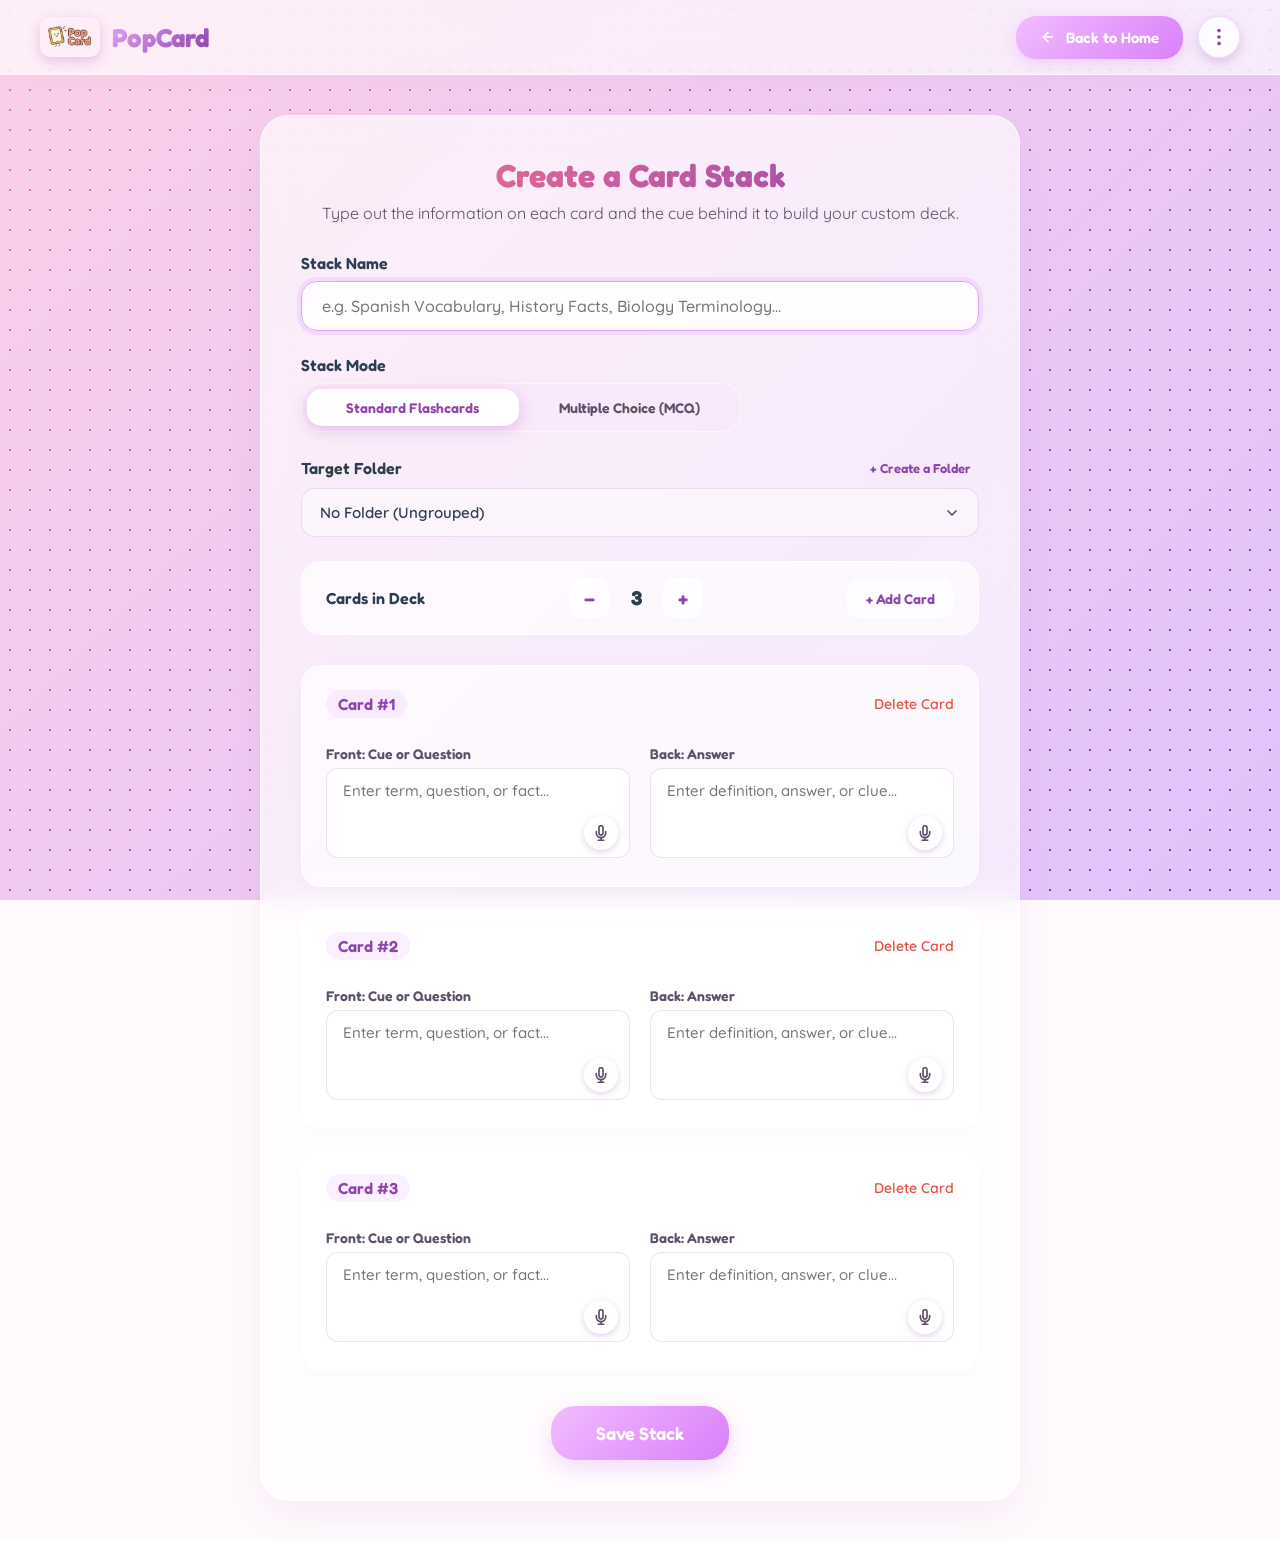
<file: createNow/create.html>
<!DOCTYPE html>
<html lang="en">
<head>
  <meta charset="UTF-8">
  <meta name="viewport" content="width=device-width, initial-scale=1.0">
  <title>Redirecting - PopCard!</title>
  <script>
    // Seamlessly redirect direct page visits to the main SPA creator view
    window.location.replace("../index.html?view=create");
  </script>
</head>
<body>
  <p style="font-family: sans-serif; text-align: center; margin-top: 50px; color: #a273ab;">
    Redirecting to PopCard Creator...
  </p>
</body>
</html>
</file>
<file: landing.css>
@import url('https://fonts.googleapis.com/css2?family=Fredoka:wght@400;500;600;700&family=Quicksand:wght@400;500;600;700&display=swap');

:root {
  /* 1. Theme Brand Colors */
  --theme-primary: #8e44ad;
  --theme-primary-hover: #7b2cbf;
  --theme-primary-glow: rgba(142, 68, 173, 0.25);
  --theme-secondary: #dda4f5;
  --theme-secondary-glow: rgba(221, 164, 245, 0.2);

  /* 2. Button Gradients & Shadows */
  --theme-btn-gradient: linear-gradient(135deg, #f2bcfe, #d980fa);
  --theme-btn-gradient-hover: linear-gradient(135deg, #d980fa, #9b59b6);
  --theme-btn-shadow: rgba(217, 128, 250, 0.3);

  /* 3. Badges, Secondary Accents & Titles */
  --theme-badge-bg: rgba(217, 128, 250, 0.12);
  --theme-badge-border: rgba(217, 128, 250, 0.25);
  --theme-badge-text: #8e44ad;
  --theme-title-gradient: linear-gradient(135deg, #ff758f, #8e44ad);
  --theme-btn-gradient-feature: linear-gradient(135deg, #9d4edd, #ff758f);

  /* 4. Layout Panel Glass & Text (Light Mode defaults) */
  --theme-card-bg: rgba(255, 255, 255, 0.65);
  --theme-card-border: rgba(255, 255, 255, 0.55);
  --theme-card-text: #2c3e50;
  --theme-card-subtext: #5d4f68;
  --theme-card-title: #8e44ad;
  --theme-card-title-hover: #9b59b6;
  --theme-card-count: #a273ab;
  --theme-card-count-hover: #bf8fd0;

  /* 5. Inputs & Focus Glows */
  --theme-input-bg: rgba(255, 255, 255, 0.9);
  --theme-input-border: rgba(142, 68, 173, 0.15);
  --theme-input-focus-shadow: rgba(221, 164, 245, 0.25);
  --theme-search-bg: rgba(250, 208, 255, 0.15);
  --theme-search-placeholder: #a273ab;

  /* 6. Folder Specific variables */
  --theme-folder-bg: linear-gradient(135deg, rgba(253, 235, 255, 0.8), rgba(255, 255, 255, 0.85));
  --theme-folder-border: rgba(221, 164, 245, 0.3);
  --theme-folder-tab: rgba(221, 164, 245, 0.45);
  --theme-folder-tab-border: rgba(221, 164, 245, 0.35);
  --theme-folder-shadow: rgba(221, 164, 245, 0.2);

  /* 7. Scrollbar variables */
  --theme-scrollbar-track: rgba(142, 68, 173, 0.05);
  --theme-scrollbar-thumb: rgba(142, 68, 173, 0.2);
  --theme-scrollbar-thumb-hover: rgba(142, 68, 173, 0.35);

  /* 8. Footer variables */
  --theme-footer-text: #7a528f;
  --theme-footer-link: #4a3c54;
  --theme-footer-link-hover: #8e44ad;
}

* {
  margin: 0;
  padding: 0;
  box-sizing: border-box;
}

body {
  margin: 0;
  min-height: 100vh;
  position: relative;
  background-color: #fff9fc;
  font-family: 'Quicksand', sans-serif;
  color: #2c3e50;
  overflow-x: hidden;
}

/* ==========================================
   GLOBAL SCROLLBAR HIDE
   ========================================== */

/* Firefox */
* {
  scrollbar-width: none;
}

/* Chrome / Safari / Edge */
*::-webkit-scrollbar {
  display: none;
}

/* Base soft moving gradient background */
body::before {
  content: "";
  position: fixed;
  top: 0;
  left: 0;
  width: 100vw;
  height: 100vh;
  z-index: -2;
  background: linear-gradient(-45deg, #fbcfe8, #e8d3fc, #ffd3eb, #e0c3fc, #fbcfe8);
  background-size: 400% 400%;
  animation: dynamicGradient 15s ease infinite;
  pointer-events: none;
}

/* Animated dot grid layer that perfectly transitions from vibrant pink to purple in sync with the base gradient */
body::after {
  content: "";
  position: fixed;
  top: 0;
  left: 0;
  width: 100vw;
  height: 100vh;
  z-index: -1;
  background: linear-gradient(-45deg, #ff758f, #9d4edd, #ff85a2, #7b2cbf, #ff758f);
  background-size: 400% 400%;
  animation: dynamicGradient 15s ease infinite;
  -webkit-mask-image: radial-gradient(circle, #000 1px, transparent 1.5px);
  mask-image: radial-gradient(circle, #000 1px, transparent 1.5px);
  -webkit-mask-size: 20px 20px;
  mask-size: 20px 20px;
  pointer-events: none;
}

@keyframes dynamicGradient {
  0% {
    background-position: 0% 50%;
  }

  50% {
    background-position: 100% 50%;
  }

  100% {
    background-position: 0% 50%;
  }
}

.navbar {
  display: flex;
  align-items: center;
  justify-content: space-between;
  min-height: 75px;
  height: auto;
  padding: 8px 40px;
  background-color: var(--theme-card-bg);
  backdrop-filter: blur(20px);
  -webkit-backdrop-filter: blur(20px);
  border-bottom: 1px solid var(--theme-card-border);
  position: sticky;
  top: 0;
  z-index: 100;
  box-shadow: 0 4px 30px rgba(0, 0, 0, 0.02);
}

.logo-container {
  display: flex;
  align-items: center;
  gap: 12px;
  cursor: pointer;
  transition: transform 0.2s ease;
}

.logo-container:hover {
  transform: scale(1.02);
}

.navbar img {
  height: 40px;
  width: auto;
  border-radius: 10px;
  object-fit: cover;
  box-shadow: 0 4px 12px var(--theme-primary-glow);
}

.navbar h1 {
  font-family: 'Fredoka', sans-serif;
  font-weight: 700;
  font-size: 26px;
  background: linear-gradient(135deg, var(--theme-secondary), var(--theme-primary));
  -webkit-background-clip: text;
  background-clip: text;
  -webkit-text-fill-color: transparent;
  margin: 0;
}

.search-container {
  position: relative;
  flex: 1;
  max-width: 400px;
  margin: 0 20px;
}

.search-icon {
  position: absolute;
  left: 16px;
  top: 50%;
  transform: translateY(-50%);
  color: var(--theme-search-placeholder);
  pointer-events: none;
  transition: color 0.3s ease;
}

.search-container:focus-within .search-icon {
  color: var(--theme-primary);
}

.search-bar {
  width: 100%;
  padding: 12px 20px 12px 42px;
  border: 1px solid var(--theme-input-border);
  border-radius: 30px;
  font-size: 15px;
  font-family: 'Quicksand', sans-serif;
  font-weight: 500;
  outline: none;
  background-color: var(--theme-search-bg);
  color: var(--theme-card-text);
  transition: all 0.3s ease;
}

.search-bar:focus {
  background-color: var(--theme-input-bg);
  border-color: var(--theme-secondary);
  box-shadow: 0 0 0 4px var(--theme-input-focus-shadow);
}

.search-bar::placeholder {
  color: var(--theme-search-placeholder);
  font-style: italic;
  opacity: 0.7;
}

.navbar button:not(.settings-menu-btn):not(.settings-item) {
  padding: 12px 24px;
  border: none;
  border-radius: 20px;
  background: var(--theme-btn-gradient);
  color: #fff;
  font-family: 'Fredoka', sans-serif;
  font-size: 15px;
  font-weight: 600;
  cursor: pointer;
  box-shadow: 0 4px 15px var(--theme-btn-shadow);
  transition: all 0.3s cubic-bezier(0.175, 0.885, 0.32, 1.275);
}

.navbar button:not(.settings-menu-btn):not(.settings-item):hover {
  transform: translateY(-2px);
  background: var(--theme-btn-gradient-hover);
  box-shadow: 0 6px 20px var(--theme-primary-glow);
}

.navbar button:not(.settings-menu-btn):not(.settings-item):active {
  transform: translateY(0);
}

.facts-section {
  display: flex;
  align-items: center;
  justify-content: space-between;
  gap: 60px;
  padding: 80px 90px;
  max-width: 1200px;
  margin: 0 auto;
  min-height: calc(100vh - 75px);
}

.text-content {
  flex: 1;
}

.outbox {
  border-radius: 20px;
  padding: 20px;
  max-width: 800px;
}

.heading {
  display: inline-block;
  color: var(--theme-card-text);
  font-family: 'Fredoka', sans-serif;
  font-weight: 700;
  font-size: 44px;
  line-height: 1.2;
  margin-bottom: 24px;
  background: var(--theme-title-gradient);
  -webkit-background-clip: text;
  background-clip: text;
  -webkit-text-fill-color: transparent;
}

.text-content p {
  font-size: 18px;
  line-height: 1.7;
  text-align: left;
  max-width: 540px;
  background-color: var(--theme-card-bg);
  padding: 35px;
  border-radius: 24px;
  box-shadow: 0px 10px 40px var(--theme-primary-glow);
  color: var(--theme-card-text);
  backdrop-filter: blur(20px);
  -webkit-backdrop-filter: blur(20px);
  border: 1px solid var(--theme-card-border);

  /* 3D Parallax Tilt */
  transform-style: preserve-3d;
  transition: transform 0.1s ease-out, box-shadow 0.3s ease, border-color 0.3s ease;
  will-change: transform;
}

.text-content p:hover {
  border-color: var(--theme-secondary);
  box-shadow: 0px 20px 48px var(--theme-primary-glow);
}

.parallax-content {
  display: block;
  transform: translateZ(40px);
  transform-style: preserve-3d;
  backface-visibility: hidden;
}

.isection {
  display: flex;
  flex-direction: column;
  gap: 16px;
  margin-top: 32px;
}

.onei {
  display: flex;
  flex-direction: column;
  padding: 12px 24px;
  font-size: 16px;
  font-weight: 600;
  font-family: 'Fredoka', sans-serif;
  border-radius: 30px;
  background: var(--theme-card-bg);
  backdrop-filter: blur(10px);
  -webkit-backdrop-filter: blur(10px);
  border: 1px solid var(--theme-card-border);
  box-shadow: 0 4px 20px var(--theme-primary-glow);
  color: var(--theme-card-text);
  width: 100%;
  max-width: 420px;
  transition: all 0.3s cubic-bezier(0.175, 0.885, 0.32, 1.275);
  cursor: pointer;
  overflow: hidden;
}

.onei-header {
  display: flex;
  align-items: center;
  gap: 16px;
  width: 100%;
}

.onei-content {
  max-height: 0;
  opacity: 0;
  font-size: 14.5px;
  font-family: 'Quicksand', sans-serif;
  font-weight: 600;
  color: var(--theme-card-subtext);
  line-height: 1.5;
  transition: all 0.3s ease;
  margin-top: 0px;
}

.onei.expanded .onei-content {
  max-height: 150px;
  opacity: 1;
  margin-top: 8px;
  margin-bottom: 4px;
}

.onei:hover {
  transform: translateX(8px) scale(1.02);
  background: var(--theme-card-bg);
  border-color: var(--theme-secondary);
  box-shadow: 0 8px 24px var(--theme-primary-glow);
}

.onei .icon {
  height: 32px;
  width: auto;
  object-fit: contain;
}

/* Green Box (Glass Container in Pink/Purple Theme) */
.green-box {
  background: var(--theme-card-bg);
  backdrop-filter: blur(15px);
  -webkit-backdrop-filter: blur(15px);
  padding: 35px;
  border-radius: 28px;
  border: 1px solid var(--theme-card-border);
  box-shadow: 0 15px 35px var(--theme-primary-glow);
  width: 320px;
  text-align: center;

  /* 3D Parallax Tilt */
  transform-style: preserve-3d;
  transition: transform 0.1s ease-out, box-shadow 0.3s ease, border-color 0.3s ease;
  will-change: transform;
}

.green-box:hover {
  border-color: var(--theme-secondary);
  box-shadow: 0px 25px 50px var(--theme-primary-glow);
}

.flashcard-header {
  display: flex;
  align-items: center;
  justify-content: center;
  margin-bottom: 24px;
  transform: translateZ(25px);
}

.flashcard-header h3 {
  margin: 0;
  font-family: 'Fredoka', sans-serif;
  font-size: 20px;
  font-weight: 600;
  color: var(--theme-card-text);
}

/* Card Stack Container */
.card-stack {
  position: relative;
  width: 100%;
  height: 360px;
  margin-top: 15px;
  transform-style: preserve-3d;
  perspective: 1000px;
}

.flashcard {
  position: absolute;
  top: 0;
  left: 0;
  width: 100%;
  height: 100%;
  background: #ffffff;
  border-radius: 20px;
  box-shadow: 0 10px 25px rgba(0, 0, 0, 0.04);
  border: 1px solid var(--theme-card-border);
  overflow: hidden;
  transition: transform 0.6s cubic-bezier(0.25, 0.8, 0.25, 1),
    opacity 0.6s ease,
    box-shadow 0.6s ease;
  display: flex;
  align-items: center;
  justify-content: center;
  padding: 0;
  will-change: transform, opacity;
}

.green-box:hover .flashcard {
  box-shadow: 0 15px 30px var(--theme-primary-glow);
}

.flashcard img {
  width: 100%;
  height: 100%;
  object-fit: cover;
  border-radius: 20px;
  margin-bottom: 0;
  box-shadow: none;
  transform: scale(1.06);
  /* Slightly zoom out minutely on card content */
  transform-origin: center;
}

/* Specifically adjust the cell organelle card to crop out the white strip on the left side */
.flashcard img[src*="images/cell.png"] {
  transform: scale(1.09) translateX(-1.5%);
}

/* 3D Stack positions */
.flashcard.stack-0 {
  transform: translateZ(45px) translateY(0) scale(1);
  z-index: 3;
  opacity: 1;
  pointer-events: auto;
}

.flashcard.stack-1 {
  transform: translateZ(25px) translateY(12px) scale(0.92);
  z-index: 2;
  opacity: 0.9;
  pointer-events: none;
}

.flashcard.stack-2 {
  transform: translateZ(5px) translateY(24px) scale(0.84);
  z-index: 1;
  opacity: 0.8;
  pointer-events: none;
}

.flashcard.stack-3 {
  transform: translateZ(-15px) translateY(36px) scale(0.76);
  z-index: 0;
  opacity: 0;
  pointer-events: none;
}

/* Swiping out animations */
.flashcard.swipe-left {
  transform: translateZ(80px) translateX(-140%) rotate(-25deg);
  opacity: 0;
  z-index: 4;
  pointer-events: none;
}

.flashcard.swipe-right {
  transform: translateZ(80px) translateX(140%) rotate(25deg);
  opacity: 0;
  z-index: 4;
  pointer-events: none;
}

/* When hovered, slight separation of cards for extra premium feel */
.green-box:hover .flashcard.stack-0 {
  transform: translateZ(60px) translateY(0) scale(1.03);
}

.green-box:hover .flashcard.stack-1 {
  transform: translateZ(35px) translateY(18px) scale(0.95);
}

.green-box:hover .flashcard.stack-2 {
  transform: translateZ(10px) translateY(36px) scale(0.87);
}

.green-box:hover .flashcard.stack-3 {
  transform: translateZ(-20px) translateY(54px) scale(0.79);
}

/* Saved Sets Section */
.prevCards {
  padding: 80px 90px;
  max-width: 1200px;
  margin: 0 auto;
}

.prevCards h2 {
  font-family: 'Fredoka', sans-serif;
  font-weight: 700;
  color: var(--theme-card-text);
  margin-bottom: 35px;
  font-size: 32px;
  background: var(--theme-title-gradient);
  -webkit-background-clip: text;
  background-clip: text;
  -webkit-text-fill-color: transparent;
}

.cards-grid {
  display: grid;
  grid-template-columns: repeat(auto-fill, minmax(280px, 1fr));
  gap: 40px 30px;
  margin-top: 20px;
}

/* Deck of Cards Fan-Out Effect */
.card-set {
  background: var(--theme-card-bg);
  backdrop-filter: blur(15px);
  -webkit-backdrop-filter: blur(15px);
  border: 1px solid var(--theme-card-border);
  padding: 30px;
  border-radius: 24px;
  box-shadow: 0 10px 30px var(--theme-primary-glow);
  width: 280px;
  position: relative;
  cursor: pointer;

  /* 3D Parallax Tilt */
  transform-style: preserve-3d;
  transition: transform 0.15s ease-out, box-shadow 0.3s ease, border-color 0.3s ease;
  will-change: transform;
}

.card-set::before {
  content: "";
  position: absolute;
  top: -8px;
  left: 8px;
  right: -8px;
  bottom: 8px;
  background: var(--theme-card-bg);
  opacity: 0.65;
  border-radius: 24px;
  z-index: -1;
  border: 1px solid var(--theme-card-border);
  box-shadow: 0 8px 24px var(--theme-primary-glow);
  transition: all 0.3s ease;
  transform: translateZ(-10px);
}

.card-set::after {
  content: "";
  position: absolute;
  top: -16px;
  left: 16px;
  right: -16px;
  bottom: 16px;
  background: var(--theme-card-bg);
  opacity: 0.35;
  border-radius: 24px;
  z-index: -2;
  border: 1px solid var(--theme-card-border);
  box-shadow: 0 6px 16px var(--theme-primary-glow);
  transition: all 0.3s ease;
  transform: translateZ(-20px);
}

.card-set:hover {
  border-color: var(--theme-secondary);
  box-shadow: 0 20px 45px var(--theme-primary-glow);
}

.card-set:hover::before {
  transform: translateZ(-15px) rotate(2deg) translate(4px, -2px);
  background: var(--theme-card-bg);
  opacity: 0.85;
}

.card-set:hover::after {
  transform: translateZ(-25px) rotate(4deg) translate(8px, -4px);
  background: var(--theme-card-bg);
  opacity: 0.5;
}

.card-title {
  font-family: 'Fredoka', sans-serif;
  font-size: 22px;
  font-weight: 600;
  color: var(--theme-card-title);
  text-align: center;
  transform: translateZ(30px);
  transition: all 0.3s ease;
}

.card-set:hover .card-title {
  color: var(--theme-card-title-hover);
  transform: translateZ(40px) scale(1.05);
}

.card-count {
  font-family: 'Quicksand', sans-serif;
  font-size: 14px;
  font-weight: 600;
  color: var(--theme-card-count);
  text-align: center;
  margin-top: 8px;
  transform: translateZ(20px);
  transition: all 0.3s ease;
}

.card-set:hover .card-count {
  color: var(--theme-card-count-hover);
  transform: translateZ(30px);
}

/* Card Review Modal Overlay */
.review-modal-overlay {
  position: fixed;
  top: 0;
  left: 0;
  width: 100vw;
  height: 100vh;
  background: rgba(43, 29, 52, 0.45);
  backdrop-filter: blur(8px);
  -webkit-backdrop-filter: blur(8px);
  z-index: 1000;
  display: flex;
  align-items: center;
  justify-content: center;
  opacity: 0;
  pointer-events: none;
  transition: opacity 0.4s ease;
}

.review-modal-overlay.active {
  opacity: 1;
  pointer-events: auto;
}

/* Modal Content Panel */
.review-modal-content {
  background: var(--theme-card-bg);
  backdrop-filter: blur(25px);
  -webkit-backdrop-filter: blur(25px);
  border: 1px solid var(--theme-card-border);
  width: 90%;
  max-width: 460px;
  padding: 30px;
  border-radius: 28px;
  box-shadow: 0 20px 60px rgba(0, 0, 0, 0.15);
  display: flex;
  flex-direction: column;
  align-items: center;
  position: relative;
  overflow: hidden;
  transform: translateY(30px) scale(0.9);
  transition: transform 0.4s cubic-bezier(0.175, 0.885, 0.32, 1.15);
}

.review-modal-overlay.active .review-modal-content {
  transform: translateY(0) scale(1);
}

/* Modal Header */
.modal-header {
  width: 100%;
  display: flex;
  justify-content: space-between;
  align-items: center;
  margin-bottom: 25px;
  border-bottom: 1px solid rgba(142, 68, 173, 0.08);
  padding-bottom: 12px;
}

.modal-header h3 {
  font-family: 'Fredoka', sans-serif;
  font-size: 22px;
  font-weight: 700;
  color: var(--theme-card-text);
  margin: 0;
  background: var(--theme-title-gradient);
  -webkit-background-clip: text;
  background-clip: text;
  -webkit-text-fill-color: transparent;
}

.modal-close-btn {
  border: none;
  background: transparent;
  color: #a273ab;
  cursor: pointer;
  display: flex;
  align-items: center;
  justify-content: center;
  transition: color 0.2s ease, transform 0.2s ease;
}

.modal-close-btn:hover {
  color: #e74c3c;
  transform: scale(1.1);
}

/* Modal Interactive Flip Card Area */
.modal-card-area {
  width: 100%;
  height: 280px;
  perspective: 1000px;
  margin-bottom: 25px;
  cursor: pointer;
}

.modal-flip-card {
  width: 100%;
  height: 100%;
  transform-style: preserve-3d;
  transition: transform 0.6s cubic-bezier(0.4, 0, 0.2, 1);
  position: relative;
}

.modal-flip-card.flipped {
  transform: rotateY(180deg);
}

.modal-card-side {
  position: absolute;
  top: 0;
  left: 0;
  width: 100%;
  height: 100%;
  backface-visibility: hidden;
  border-radius: 20px;
  padding: 30px;
  display: flex;
  flex-direction: column;
  align-items: center;
  justify-content: center;
  box-shadow: 0 8px 24px var(--theme-primary-glow);
  border: 1px solid var(--theme-card-border);
}

.modal-card-front {
  background: var(--theme-card-bg);
  color: var(--theme-card-text);
  z-index: 2;
  transform: rotateY(0deg);
}

.modal-card-back {
  background: var(--theme-card-bg);
  color: var(--theme-card-text);
  transform: rotateY(180deg);
  border-color: var(--theme-card-border);
}

.card-side-label {
  font-family: 'Fredoka', sans-serif;
  font-size: 11px;
  font-weight: 600;
  text-transform: uppercase;
  letter-spacing: 1.5px;
  color: var(--theme-card-count);
  position: absolute;
  top: 15px;
  left: 20px;
  background: var(--theme-badge-bg);
  padding: 3px 8px;
  border-radius: 20px;
}

.modal-card-back .card-side-label {
  color: var(--theme-primary);
  background: var(--theme-badge-bg);
}

.modal-card-text {
  font-family: 'Quicksand', sans-serif;
  font-size: 18px;
  font-weight: 600;
  color: var(--theme-card-text);
  text-align: center;
  line-height: 1.5;
}

/* Modal Controls */
.modal-controls {
  width: 100%;
  display: flex;
  align-items: center;
  justify-content: space-between;
  margin-bottom: 25px;
}

.modal-nav-btn {
  width: 44px;
  height: 44px;
  border-radius: 50%;
  border: 1px solid var(--theme-card-border);
  background: var(--theme-card-bg);
  color: var(--theme-primary);
  cursor: pointer;
  display: flex;
  align-items: center;
  justify-content: center;
  transition: all 0.2s ease;
  box-shadow: 0 4px 12px var(--theme-primary-glow);
}

.modal-nav-btn:hover {
  background: var(--theme-badge-bg);
  border-color: var(--theme-secondary);
  transform: scale(1.05);
}

.modal-nav-btn:active {
  transform: scale(0.95);
}

.modal-progress-text {
  font-family: 'Fredoka', sans-serif;
  font-size: 15px;
  font-weight: 600;
  color: var(--theme-card-subtext);
}

/* Delete button */
.delete-deck-btn {
  border: 1px solid rgba(231, 76, 60, 0.18);
  background: rgba(255, 255, 255, 0.85);
  color: #e74c3c;
  font-family: 'Fredoka', sans-serif;
  font-weight: 600;
  font-size: 15px;
  cursor: pointer;
  display: inline-flex;
  align-items: center;
  justify-content: center;
  gap: 8px;
  transition: all 0.3s ease;
  padding: 12px;
  border-radius: 16px;
  box-shadow: 0 4px 15px rgba(0, 0, 0, 0.02);
}

.delete-deck-btn:hover {
  color: #c0392b;
  background: rgba(231, 76, 60, 0.05);
  border-color: rgba(231, 76, 60, 0.35);
  transform: translateY(-2px);
  box-shadow: 0 6px 16px rgba(231, 76, 60, 0.1);
}

.delete-deck-btn:active {
  transform: translateY(0);
}

/* ==========================================
   CUSTOM PINK GLASSMORPHIC POPUP SYSTEM
   ========================================== */

.custom-popup-overlay {
  position: fixed;
  top: 0;
  left: 0;
  width: 100vw;
  height: 100vh;
  background: var(--theme-popup-overlay-bg, rgba(43, 29, 52, 0.45));
  backdrop-filter: blur(10px);
  -webkit-backdrop-filter: blur(10px);
  z-index: 10000;
  display: flex;
  align-items: center;
  justify-content: center;
  opacity: 0;
  pointer-events: none;
  transition: opacity 0.3s ease;
}

.custom-popup-overlay.active {
  opacity: 1;
  pointer-events: auto;
}

.custom-popup-box {
  background: var(--theme-popup-bg, rgba(255, 238, 247, 0.9));
  backdrop-filter: blur(30px);
  -webkit-backdrop-filter: blur(30px);
  border: 2px solid var(--theme-card-border, rgba(232, 97, 242, 0.35));
  width: 90%;
  max-width: 400px;
  padding: 30px 24px;
  border-radius: 28px;
  box-shadow: 0 20px 50px var(--theme-primary-glow, rgba(142, 68, 173, 0.18));
  display: flex;
  flex-direction: column;
  align-items: center;
  text-align: center;
  transform: translateY(30px) scale(0.9);
  transition: transform 0.3s cubic-bezier(0.175, 0.885, 0.32, 1.15);
}

.custom-popup-overlay.active .custom-popup-box {
  transform: translateY(0) scale(1);
}

.custom-popup-header {
  display: flex;
  flex-direction: column;
  align-items: center;
  gap: 10px;
  margin-bottom: 18px;
  width: 100%;
}

.custom-popup-icon {
  font-size: 38px;
  animation: popScale 0.4s cubic-bezier(0.175, 0.885, 0.32, 1.275);
}

@keyframes popScale {
  0% {
    transform: scale(0.6);
  }

  100% {
    transform: scale(1);
  }
}

.custom-popup-header h3 {
  font-family: 'Fredoka', sans-serif;
  font-size: 22px;
  font-weight: 700;
  color: var(--theme-primary, #8e44ad);
  margin: 0;
}

.custom-popup-message {
  font-family: 'Quicksand', sans-serif;
  font-size: 16px;
  font-weight: 600;
  color: var(--theme-card-text, #4a3c54);
  line-height: 1.55;
  margin-bottom: 24px;
  white-space: pre-wrap;
  width: 100%;
  text-align: center;
}

.custom-popup-buttons {
  display: flex;
  gap: 12px;
  width: 100%;
  justify-content: center;
}

.custom-popup-btn {
  padding: 12px 28px;
  border: none;
  border-radius: 16px;
  font-family: 'Fredoka', sans-serif;
  font-size: 15px;
  font-weight: 600;
  cursor: pointer;
  transition: all 0.25s cubic-bezier(0.175, 0.885, 0.32, 1.275);
  display: inline-flex;
  align-items: center;
  justify-content: center;
  min-width: 100px;
}

.custom-popup-btn:hover {
  transform: translateY(-2px);
}

.custom-popup-btn:active {
  transform: translateY(0);
}

.custom-popup-btn-primary {
  background: var(--theme-btn-gradient-feature, linear-gradient(135deg, #f2bcfe, #d980fa));
  color: #fff;
  box-shadow: 0 4px 15px var(--theme-btn-shadow, rgba(217, 128, 250, 0.3));
}

.custom-popup-btn-primary:hover {
  background: var(--theme-btn-gradient-hover, linear-gradient(135deg, #d980fa, #9b59b6));
  box-shadow: 0 6px 20px var(--theme-btn-shadow, rgba(155, 89, 182, 0.4));
}

.custom-popup-btn-secondary {
  background: var(--theme-mode-btn-active-bg, rgba(255, 255, 255, 0.8));
  border: 1px solid var(--theme-card-border, rgba(142, 68, 173, 0.18));
  color: var(--theme-primary, #8e44ad);
  box-shadow: 0 4px 12px var(--theme-primary-glow, rgba(142, 68, 173, 0.04));
}

.custom-popup-btn-secondary:hover {
  background: var(--theme-select-hover-bg, #ffffff);
  border-color: var(--theme-secondary, rgba(232, 97, 242, 0.35));
  box-shadow: 0 6px 16px var(--theme-primary-glow, rgba(142, 68, 173, 0.08));
}

.custom-popup-btn-danger {
  background: linear-gradient(135deg, #ff758f, #ff4757);
  color: #fff;
  box-shadow: 0 4px 15px rgba(255, 71, 87, 0.28);
}

.custom-popup-btn-danger:hover {
  background: linear-gradient(135deg, #ff4757, #e84118);
  box-shadow: 0 6px 20px rgba(232, 65, 24, 0.38);
}

/* ==========================================================================
   SPA VIEW CONTAINER & CREATOR INTERFACE STYLES (TRANSITION FROM CREATE.CSS)
   ========================================================================== */

.view-container {
  animation: fadeInView 0.4s cubic-bezier(0.16, 1, 0.3, 1);
  width: 100%;
}

@keyframes fadeInView {
  from {
    opacity: 0;
    transform: translateY(12px);
  }

  to {
    opacity: 1;
    transform: translateY(0);
  }
}

.creator-container {
  max-width: 800px;
  padding: 40px 20px;
  margin: 0 auto;
}

.glass-panel {
  background: var(--theme-card-bg);
  backdrop-filter: blur(15px);
  -webkit-backdrop-filter: blur(15px);
  padding: 40px;
  border-radius: 28px;
  border: 1px solid var(--theme-card-border);
  box-shadow: 0 15px 35px rgba(142, 68, 173, 0.06);
}

.creator-header {
  margin-bottom: 30px;
  text-align: center;
}

.creator-header h2 {
  font-family: 'Fredoka', sans-serif;
  font-weight: 700;
  font-size: 32px;
  color: var(--theme-card-text);
  margin-bottom: 8px;
  background: var(--theme-title-gradient);
  -webkit-background-clip: text;
  background-clip: text;
  -webkit-text-fill-color: transparent;
}

.creator-header p {
  color: var(--theme-card-subtext);
  font-size: 16px;
}

/* Form Groups */
.form-group {
  margin-bottom: 24px;
}

.form-group label {
  display: block;
  font-family: 'Fredoka', sans-serif;
  font-size: 16px;
  font-weight: 600;
  color: var(--theme-card-text);
  margin-bottom: 8px;
}

.text-input {
  width: 100%;
  padding: 14px 20px;
  border: 1px solid var(--theme-input-border);
  border-radius: 16px;
  font-size: 16px;
  font-family: 'Quicksand', sans-serif;
  font-weight: 500;
  outline: none;
  background-color: var(--theme-input-bg);
  color: var(--theme-card-text);
  transition: all 0.3s ease;
}

.text-input:focus {
  border-color: var(--theme-secondary);
  background-color: var(--theme-input-bg);
  box-shadow: 0 0 0 4px var(--theme-input-focus-shadow);
}

/* Number Selector & Controls */
.deck-controls {
  display: flex;
  align-items: center;
  justify-content: space-between;
  gap: 20px;
  background: var(--theme-card-bg);
  padding: 16px 24px;
  border-radius: 20px;
  border: 1px solid var(--theme-card-border);
  margin-bottom: 30px;
}

.count-selector {
  display: flex;
  align-items: center;
  gap: 12px;
}

.count-btn {
  width: 40px;
  height: 40px;
  border-radius: 12px;
  border: 1px solid var(--theme-card-border);
  background: var(--theme-card-bg);
  color: var(--theme-primary);
  font-family: 'Fredoka', sans-serif;
  font-size: 20px;
  font-weight: 600;
  cursor: pointer;
  display: flex;
  align-items: center;
  justify-content: center;
  transition: all 0.2s ease;
  user-select: none;
}

.count-btn:hover {
  background: var(--theme-badge-bg);
  border-color: var(--theme-secondary);
  transform: translateY(-1px);
}

.count-btn:active {
  transform: translateY(0);
}

.count-display {
  font-family: 'Fredoka', sans-serif;
  font-size: 20px;
  font-weight: 700;
  color: var(--theme-card-text);
  min-width: 30px;
  text-align: center;
}

.action-links {
  display: flex;
  gap: 12px;
}

.btn-secondary {
  padding: 10px 18px;
  border: 1px solid var(--theme-card-border);
  border-radius: 14px;
  background: var(--theme-card-bg);
  color: var(--theme-primary);
  font-family: 'Fredoka', sans-serif;
  font-size: 14px;
  font-weight: 600;
  cursor: pointer;
  transition: all 0.2s ease;
}

.btn-secondary:hover {
  background: var(--theme-badge-bg);
  border-color: var(--theme-secondary);
}

/* Card Inputs List */
.cards-editor-list {
  display: flex;
  flex-direction: column;
  gap: 20px;
  margin-bottom: 35px;
}

.card-editor-row {
  background: var(--theme-card-bg);
  border-radius: 20px;
  padding: 24px;
  border: 1px solid var(--theme-card-border);
  box-shadow: 0 4px 15px rgba(0, 0, 0, 0.02);
  position: relative;
  animation: slideIn 0.3s ease-out;
  transform-origin: top;
}

@keyframes slideIn {
  from {
    opacity: 0;
    transform: scaleY(0.9) translateY(-10px);
  }

  to {
    opacity: 1;
    transform: scaleY(1) translateY(0);
  }
}

.card-row-header {
  display: flex;
  justify-content: space-between;
  align-items: center;
  margin-bottom: 16px;
  border-bottom: 1px solid var(--theme-card-border, rgba(142, 68, 173, 0.06));
  padding-bottom: 10px;
}

.card-number {
  font-family: 'Fredoka', sans-serif;
  font-size: 16px;
  font-weight: 600;
  color: var(--theme-primary);
  background: var(--theme-badge-bg);
  padding: 4px 12px;
  border-radius: 20px;
}

.delete-row-btn {
  border: none;
  background: transparent;
  color: #e74c3c;
  font-family: 'Quicksand', sans-serif;
  font-weight: 600;
  font-size: 14px;
  cursor: pointer;
  transition: color 0.2s ease;
}

.delete-row-btn:hover {
  color: #c0392b;
  text-decoration: underline;
}

.card-inputs-grid {
  display: grid;
  grid-template-columns: 1fr 1fr;
  gap: 20px;
}

@media (max-width: 600px) {
  .card-inputs-grid {
    grid-template-columns: 1fr;
  }
}

.card-side-editor label {
  display: block;
  font-family: 'Fredoka', sans-serif;
  font-size: 14px;
  font-weight: 600;
  color: var(--theme-card-subtext);
  margin-bottom: 6px;
}

.card-textarea {
  width: 100%;
  height: 90px;
  padding: 12px 16px;
  border: 1px solid var(--theme-input-border);
  border-radius: 12px;
  font-size: 15px;
  font-family: 'Quicksand', sans-serif;
  font-weight: 500;
  outline: none;
  resize: none;
  background-color: var(--theme-input-bg);
  color: var(--theme-card-text);
  transition: all 0.3s ease;
}

.card-textarea:focus {
  border-color: var(--theme-secondary);
  background-color: var(--theme-input-bg);
  box-shadow: 0 0 0 3px var(--theme-input-focus-shadow);
}

/* Master buttons */
.submit-area {
  display: flex;
  justify-content: center;
}

.save-deck-btn {
  padding: 16px 45px;
  border: none;
  border-radius: 24px;
  background: var(--theme-btn-gradient);
  color: #fff;
  font-family: 'Fredoka', sans-serif;
  font-size: 18px;
  font-weight: 600;
  cursor: pointer;
  box-shadow: 0 8px 25px var(--theme-btn-shadow);
  transition: all 0.3s cubic-bezier(0.175, 0.885, 0.32, 1.275);
}

.save-deck-btn:hover {
  transform: translateY(-3px);
  background: var(--theme-btn-gradient-hover);
  box-shadow: 0 12px 30px var(--theme-primary-glow);
}

.save-deck-btn:active {
  transform: translateY(0);
}

/* Back button in creator navbar */
.back-btn {
  padding: 12px 24px;
  border: 1px solid var(--theme-card-border);
  border-radius: 20px;
  background: var(--theme-card-bg);
  color: var(--theme-primary);
  font-family: 'Fredoka', sans-serif;
  font-size: 15px;
  font-weight: 600;
  cursor: pointer;
  box-shadow: 0 4px 15px rgba(142, 68, 173, 0.04);
  transition: all 0.3s cubic-bezier(0.175, 0.885, 0.32, 1.275);
  text-decoration: none;
  display: inline-flex;
  align-items: center;
  gap: 8px;
}

.back-btn:hover {
  transform: translateY(-2px);
  background: var(--theme-card-bg);
  border-color: var(--theme-secondary);
  box-shadow: 0 6px 20px rgba(142, 68, 173, 0.08);
}

/* ==========================================
   FEATURES / VALUES SHOWCASE SECTION
   ========================================== */

.features-section {
  padding: 100px 90px;
  max-width: 1200px;
  margin: 0 auto;
  display: flex;
  flex-direction: column;
  align-items: center;
  text-align: center;
}

.features-badge {
  background: var(--theme-badge-bg);
  border: 1px solid var(--theme-badge-border);
  color: var(--theme-badge-text);
  padding: 6px 16px;
  border-radius: 20px;
  font-size: 14px;
  font-weight: 600;
  font-family: 'Fredoka', sans-serif;
  margin-bottom: 24px;
  text-transform: capitalize;
  letter-spacing: 0.5px;
}

.features-title {
  font-family: 'Fredoka', sans-serif;
  font-size: 48px;
  font-weight: 700;
  line-height: 1.25;
  color: var(--theme-card-text);
  margin-bottom: 20px;
  max-width: 720px;
}

.features-title em {
  font-style: italic;
  background: var(--theme-title-gradient);
  -webkit-background-clip: text;
  background-clip: text;
  -webkit-text-fill-color: transparent;
}

.features-title span {
  background: var(--theme-title-gradient);
  -webkit-background-clip: text;
  background-clip: text;
  -webkit-text-fill-color: transparent;
}

.features-subtitle {
  font-family: 'Quicksand', sans-serif;
  font-size: 18px;
  line-height: 1.65;
  color: var(--theme-card-text);
  max-width: 620px;
  margin: 0 auto 35px auto;
  font-weight: 500;

  /* Translucent glassmorphic background */
  background: var(--theme-card-bg);
  backdrop-filter: blur(10px);
  -webkit-backdrop-filter: blur(10px);
  border: 1px solid var(--theme-card-border);
  padding: 12px 28px;
  border-radius: 20px;
  display: inline-block;
  box-shadow: 0 8px 24px var(--theme-primary-glow);
}

.features-buttons {
  display: flex;
  gap: 20px;
  justify-content: center;
  margin-bottom: 65px;
}

.btn-primary-feature {
  background: var(--theme-btn-gradient-feature);
  color: white;
  font-family: 'Fredoka', sans-serif;
  font-size: 16px;
  font-weight: 600;
  padding: 14px 34px;
  border-radius: 30px;
  border: none;
  cursor: pointer;
  box-shadow: 0 8px 24px var(--theme-btn-shadow);
  transition: all 0.3s cubic-bezier(0.175, 0.885, 0.32, 1.275);
}

.btn-primary-feature:hover {
  transform: translateY(-3px) scale(1.02);
  box-shadow: 0 12px 30px var(--theme-primary-glow);
}

.btn-secondary-feature {
  background: var(--theme-card-bg);
  border: 2px solid var(--theme-card-border);
  color: var(--theme-primary);
  font-family: 'Fredoka', sans-serif;
  font-size: 16px;
  font-weight: 600;
  padding: 12px 34px;
  border-radius: 30px;
  cursor: pointer;
  transition: all 0.3s ease;
}

.btn-secondary-feature:hover {
  background: var(--theme-badge-bg);
  border-color: var(--theme-secondary);
  transform: translateY(-2px);
}

.features-grid {
  display: flex;
  gap: 35px;
  margin-top: 20px;
  width: 100%;
  max-width: 1100px;
  justify-content: space-between;
}

.feature-card {
  background: var(--theme-card-bg);
  backdrop-filter: blur(20px);
  -webkit-backdrop-filter: blur(20px);
  border: 1px solid var(--theme-card-border);
  border-radius: 32px;
  padding: 45px 35px;
  box-shadow: 0 15px 35px var(--theme-primary-glow);
  flex: 1;
  display: flex;
  flex-direction: column;
  align-items: center;
  text-align: center;
  position: relative;

  /* 3D Parallax Tilt */
  transform-style: preserve-3d;
  transition: transform 0.15s ease-out, box-shadow 0.3s ease, border-color 0.3s ease;
  will-change: transform;
  cursor: pointer;
}

.feature-card:hover {
  border-color: var(--theme-secondary);
  box-shadow: 0 25px 50px var(--theme-primary-glow);
}

.feature-icon {
  width: 76px;
  height: 76px;
  border-radius: 24px;
  display: flex;
  align-items: center;
  justify-content: center;
  margin-bottom: 26px;
  transition: transform 0.3s ease;
  transform: translateZ(25px);
  background: var(--theme-badge-bg);
  color: var(--theme-primary);
}

.feature-card:hover .feature-icon {
  transform: translateZ(35px) scale(1.08);
}

.feature-card h3 {
  font-family: 'Fredoka', sans-serif;
  font-size: 24px;
  font-weight: 600;
  color: var(--theme-card-text);
  margin-bottom: 12px;
  transform: translateZ(30px);
}

.feature-card p {
  font-family: 'Quicksand', sans-serif;
  font-size: 15px;
  line-height: 1.6;
  color: var(--theme-card-subtext);
  font-weight: 600;
  transform: translateZ(20px);
}

/* Features Section Responsive Adaptations */
@media (max-width: 992px) {
  .features-grid {
    flex-direction: column;
    gap: 30px;
    align-items: center;
  }

  .feature-card {
    width: 100%;
    max-width: 450px;
  }
}

@media (max-width: 768px) {
  .features-section {
    padding: 60px 40px;
  }

  .features-title {
    font-size: 36px;
  }

  .features-subtitle {
    font-size: 16px;
  }

  .features-buttons {
    flex-direction: column;
    width: 100%;
    max-width: 320px;
    gap: 15px;
  }

  .btn-primary-feature,
  .btn-secondary-feature {
    width: 100%;
  }
}

/* ==========================================
   LANDING FOOTER STYLES
   ========================================== */

.landing-footer {
  background: var(--theme-secondary);
  border-top: none;
  border-radius: 40px 40px 0 0;
  padding: 60px 40px 20px 40px;
  margin-top: 80px;
  position: relative;
  overflow: hidden;
}

.footer-cards-container {
  max-width: 1100px;
  margin: 0 auto;
  display: flex;
  justify-content: center;
  align-items: stretch;
  gap: 25px;
  flex-wrap: wrap;
  padding-bottom: 40px;
  border-bottom: 1.5px solid rgba(0, 0, 0, 0.04);
}

.footer-card {
  flex: 1;
  min-width: 220px;
  max-width: 260px;
  border-radius: 28px;
  padding: 30px 25px;
  position: relative;
  box-shadow: 0 12px 24px rgba(0, 0, 0, 0.04);
  display: flex;
  flex-direction: column;
}

/* Tilted cards */
.f-card-white {
  background: #ffffff;
  transform: rotate(-3deg);
}

.f-card-pink {
  background: #ffdde4;
  transform: rotate(2deg);
}

.f-card-purple {
  background: #eedcff;
  transform: rotate(-2deg);
}

.f-card-blue {
  background: #e6edff;
  transform: rotate(3deg);
}

/* Pins (dots) */
.f-pin {
  width: 14px;
  height: 14px;
  border-radius: 50%;
  position: absolute;
  top: 15px;
  left: 50%;
  transform: translateX(-50%);
  box-shadow: inset 0 -2px 4px rgba(0, 0, 0, 0.15);
}

.pin-red { background: #e63946; }
.pin-purple { background: #8e44ad; }
.pin-magenta { background: #d03064; }
.pin-dark { background: #1e1b4b; }

/* Content styling */
.f-brand {
  display: flex;
  align-items: center;
  gap: 12px;
  margin-top: 10px;
  margin-bottom: 30px;
}

.f-logo-box {
  width: 32px;
  height: 32px;
  background: transparent;
  border-radius: 8px;
  display: flex;
  align-items: center;
  justify-content: center;
}

.f-logo-box img {
  width: 32px;
  height: 32px;
  object-fit: contain;
}

.f-brand h3 {
  font-family: 'Fredoka', sans-serif;
  font-size: 24px;
  font-weight: 700;
  background: linear-gradient(135deg, #a855f7, #c084fc);
  -webkit-background-clip: text;
  background-clip: text;
  -webkit-text-fill-color: transparent;
  margin: 0;
}

.f-desc {
  font-family: 'Quicksand', sans-serif;
  font-size: 13px;
  font-weight: 600;
  color: #1e1b4b;
  line-height: 1.6;
  margin-top: auto;
}

.footer-card h4 {
  font-family: 'Fredoka', sans-serif;
  font-size: 20px;
  font-weight: 700;
  color: #1e1b4b;
  margin-top: 10px;
  margin-bottom: 20px;
}

.f-links {
  list-style: none;
  padding: 0;
  margin: 0;
  display: flex;
  flex-direction: column;
  gap: 14px;
}

.f-links li {
  display: flex;
  align-items: center;
  gap: 10px;
  font-family: 'Quicksand', sans-serif;
  font-size: 14px;
  font-weight: 700;
  color: #4a3c54;
}

.f-card-pink .f-links li svg { color: #8e44ad; }
.f-card-purple .f-links li svg { color: #d03064; }
.f-card-blue .f-links li svg { color: #1e1b4b; }

.f-links li a {
  text-decoration: none;
  color: inherit;
  transition: opacity 0.2s ease;
}

.f-links li a:hover {
  opacity: 0.7;
}

.footer-bottom-bar {
  display: flex;
  flex-direction: column;
  align-items: center;
  gap: 15px;
  padding-top: 25px;
}

.footer-copy {
  font-family: 'Quicksand', sans-serif;
  font-size: 16px;
  font-weight: 600;
  color: var(--theme-footer-text);
  margin: 0;
  text-align: center;
  letter-spacing: 0.6px;
}

.footer-bottom-links {
  display: flex;
  justify-content: center;
  gap: 35px;
}

.footer-bottom-links a {
  font-family: 'Quicksand', sans-serif;
  font-size: 14px;
  font-weight: 700;
  color: var(--theme-footer-link);
  text-decoration: none;
  transition: color 0.2s ease;
}

.footer-bottom-links a:hover {
  color: var(--theme-footer-link-hover);
}

/* Footer Responsive Adaptations */
@media (max-width: 768px) {
  .landing-footer {
    padding: 50px 40px 30px 40px;
    margin-top: 60px;
  }

  .footer-content {
    flex-direction: column;
    gap: 40px;
  }

  .footer-links-group {
    gap: 40px;
  }
}

/* ==========================================
   MCQ & STACK CREATOR ADVANCED STYLES
   ========================================== */

.mode-selector {
  display: flex;
  background: var(--theme-mode-selector-bg, rgba(250, 208, 255, 0.15));
  border: 1px solid var(--theme-card-border, rgba(142, 68, 173, 0.08));
  padding: 5px;
  border-radius: 20px;
  max-width: 440px;
  gap: 5px;
  margin-bottom: 20px;
}

.mode-btn {
  flex: 1;
  border: none;
  background: transparent;
  padding: 10px 18px;
  font-family: 'Fredoka', sans-serif;
  font-size: 14px;
  font-weight: 600;
  color: var(--theme-card-subtext, #a273ab);
  border-radius: 15px;
  cursor: pointer;
  display: inline-flex;
  align-items: center;
  justify-content: center;
  transition: all 0.3s ease;
}

.mode-btn.active {
  background: var(--theme-mode-btn-active-bg, #ffffff);
  color: var(--theme-primary, #8e44ad);
  box-shadow: 0 4px 15px var(--theme-primary-glow, rgba(142, 68, 173, 0.06));
}

.mode-btn:not(.active):hover {
  background: var(--theme-mode-btn-hover-bg, rgba(255, 255, 255, 0.4));
  color: var(--theme-primary, #8e44ad);
}

.mcq-layout {
  display: grid;
  grid-template-columns: 1fr 1fr;
  gap: 25px;
}

.mcq-options-container {
  display: flex;
  flex-direction: column;
  gap: 12px;
}

.mcq-option-row {
  display: flex;
  align-items: center;
  gap: 12px;
  width: 100%;
}

.mcq-radio {
  appearance: none;
  -webkit-appearance: none;
  width: 24px;
  height: 24px;
  border: 2px solid var(--theme-input-border, rgba(142, 68, 173, 0.2));
  border-radius: 50%;
  cursor: pointer;
  display: flex;
  align-items: center;
  justify-content: center;
  position: relative;
  transition: all 0.25s ease;
  background: var(--theme-input-bg, #ffffff);
  flex-shrink: 0;
}

.mcq-radio:checked {
  border-color: var(--theme-secondary, #dda4f5);
  background: var(--theme-badge-bg, rgba(221, 164, 245, 0.1));
}

.mcq-radio:checked::after {
  content: "";
  width: 12px;
  height: 12px;
  background: linear-gradient(135deg, #f2bcfe, #d980fa);
  border-radius: 50%;
  display: block;
}

.mcq-option-input {
  flex: 1;
}

/* MCQ Interactive Choices Grid in Study Modal */
.modal-mcq-choices-grid {
  display: grid;
  grid-template-columns: 1fr;
  gap: 12px;
  width: 100%;
  margin-top: 20px;
}

.mcq-choice-btn {
  background: rgba(255, 255, 255, 0.7);
  border: 1px solid rgba(142, 68, 173, 0.1);
  padding: 14px 20px;
  border-radius: 16px;
  font-family: 'Quicksand', sans-serif;
  font-size: 15px;
  font-weight: 600;
  color: #4a3c54;
  cursor: pointer;
  text-align: left;
  transition: all 0.25s ease;
  box-shadow: 0 4px 12px rgba(142, 68, 173, 0.02);
}

.mcq-choice-btn:not(.answered):hover {
  background: rgba(250, 208, 255, 0.2);
  border-color: #dda4f5;
  transform: translateY(-2px);
  box-shadow: 0 6px 15px rgba(142, 68, 173, 0.06);
}

.mcq-choice-btn.correct {
  background: rgba(46, 204, 113, 0.1) !important;
  border-color: #2ecc71 !important;
  color: #27ae60 !important;
  box-shadow: 0 0 0 4px rgba(46, 204, 113, 0.2) !important;
  transform: scale(1.02);
}

.mcq-choice-btn.incorrect {
  background: rgba(231, 76, 60, 0.1) !important;
  border-color: #e74c3c !important;
  color: #c0392b !important;
  box-shadow: 0 0 0 4px rgba(231, 76, 60, 0.2) !important;
  animation: shake 0.4s ease;
}

@keyframes shake {

  0%,
  100% {
    transform: translateX(0);
  }

  20%,
  60% {
    transform: translateX(-8px);
  }

  40%,
  80% {
    transform: translateX(8px);
  }
}

@media (max-width: 768px) {
  .mcq-layout {
    grid-template-columns: 1fr;
    gap: 15px;
  }
}

/* ==========================================
   FOLDER SYSTEM STYLES
   ========================================== */

.prev-cards-header {
  display: flex;
  justify-content: space-between;
  align-items: center;
  width: 100%;
  margin-bottom: 20px;
  flex-wrap: wrap;
  gap: 15px;
}

.folder-action-btn {
  padding: 10px 20px;
  border: 1px dashed var(--theme-card-border, rgba(142, 68, 173, 0.3));
  background: var(--theme-mode-btn-active-bg, rgba(255, 255, 255, 0.4));
  border-radius: 18px;
  font-family: 'Fredoka', sans-serif;
  font-size: 14px;
  font-weight: 600;
  color: var(--theme-primary, #8e44ad);
  cursor: pointer;
  display: inline-flex;
  align-items: center;
  gap: 6px;
  transition: all 0.3s cubic-bezier(0.175, 0.885, 0.32, 1.275);
}

.folder-action-btn:hover {
  transform: translateY(-2px);
  background: var(--theme-select-hover-bg, #ffffff);
  border-color: var(--theme-secondary, #dda4f5);
  box-shadow: 0 6px 18px var(--theme-primary-glow, rgba(142, 68, 173, 0.08));
}

.folder-breadcrumb {
  display: flex;
  align-items: center;
  justify-content: space-between;
  font-family: 'Fredoka', sans-serif;
  font-size: 16px;
  color: var(--theme-card-subtext, #a273ab);
  margin-bottom: 25px;
  padding: 10px 20px;
  background: var(--theme-card-bg, rgba(255, 255, 255, 0.35));
  border-radius: 15px;
  backdrop-filter: blur(10px);
  border: 1px solid var(--theme-card-border, rgba(255, 255, 255, 0.3));
}

.breadcrumb-home {
  cursor: pointer;
  font-weight: 600;
  color: var(--theme-primary, #8e44ad);
  transition: color 0.2s;
}

.breadcrumb-home:hover {
  color: var(--theme-secondary, #dda4f5);
}

.breadcrumb-current {
  font-weight: 500;
  color: var(--theme-card-text, #4a3c54);
}

/* Folder Card Style */
.folder-set {
  background: var(--theme-folder-bg, linear-gradient(135deg, rgba(253, 235, 255, 0.8), rgba(255, 255, 255, 0.85))) !important;
  border: 2px solid var(--theme-folder-border, rgba(221, 164, 245, 0.3)) !important;
  position: relative;
  overflow: visible !important;
}

.folder-set:hover {
  border-color: var(--theme-secondary, #dda4f5) !important;
  box-shadow: 0 15px 35px var(--theme-folder-shadow, rgba(221, 164, 245, 0.2)) !important;
}

.folder-set::before {
  content: '';
  position: absolute;
  top: -12px;
  left: 20px;
  width: 55px;
  height: 12px;
  background: var(--theme-folder-tab, rgba(221, 164, 245, 0.45));
  border-radius: 6px 6px 0 0;
  border-top: 2px solid var(--theme-folder-tab-border, rgba(221, 164, 245, 0.35));
  border-left: 2px solid var(--theme-folder-tab-border, rgba(221, 164, 245, 0.35));
  border-right: 2px solid var(--theme-folder-tab-border, rgba(221, 164, 245, 0.35));
  z-index: -1;
}

.folder-icon-wrapper {
  color: var(--theme-primary, #8e44ad);
  margin-bottom: 8px;
}

/* Move to Folder option inside deck card */
.deck-card-actions {
  position: absolute;
  top: 15px;
  right: 15px;
  z-index: 10;
  display: flex;
  gap: 8px;
  opacity: 0;
  transition: opacity 0.25s ease;
}

.card-set:hover .deck-card-actions,
.folder-set:hover .deck-card-actions {
  opacity: 1;
}

.deck-action-btn {
  background: var(--theme-card-bg, rgba(255, 255, 255, 0.95));
  border: 1px solid var(--theme-card-border, rgba(142, 68, 173, 0.15));
  border-radius: 50%;
  width: 30px;
  height: 30px;
  display: flex;
  align-items: center;
  justify-content: center;
  cursor: pointer;
  color: var(--theme-primary, #8e44ad);
  transition: all 0.25s ease;
  box-shadow: 0 3px 8px var(--theme-folder-shadow, rgba(0, 0, 0, 0.05));
}

.deck-action-btn:hover {
  background: var(--theme-input-bg, #ffffff);
  color: var(--theme-secondary, #ff758f);
  transform: scale(1.1);
  box-shadow: 0 5px 12px var(--theme-primary-glow, rgba(142, 68, 173, 0.15));
}

.deck-action-btn.move-btn:hover {
  color: var(--theme-primary-hover, #dda4f5);
}

/* Custom dropdown popover for moving decks */
.folder-picker-overlay {
  position: fixed;
  top: 0;
  left: 0;
  width: 100vw;
  height: 100vh;
  background: rgba(255, 255, 255, 0.25);
  backdrop-filter: blur(8px);
  -webkit-backdrop-filter: blur(8px);
  z-index: 2000;
  display: flex;
  align-items: center;
  justify-content: center;
  opacity: 0;
  pointer-events: none;
  transition: opacity 0.3s ease;
}

.folder-picker-overlay.active {
  opacity: 1;
  pointer-events: auto;
}

.folder-picker-box {
  background: rgba(255, 255, 255, 0.75);
  backdrop-filter: blur(25px);
  -webkit-backdrop-filter: blur(25px);
  border: 1px solid rgba(255, 255, 255, 0.6);
  border-radius: 28px;
  padding: 30px;
  width: 90%;
  max-width: 400px;
  box-shadow: 0 20px 50px rgba(142, 68, 173, 0.12);
  transform: scale(0.9);
  transition: transform 0.3s cubic-bezier(0.175, 0.885, 0.32, 1.275);
  text-align: center;
}

.folder-picker-overlay.active .folder-picker-box {
  transform: scale(1);
}

.folder-picker-title {
  font-family: 'Fredoka', sans-serif;
  font-size: 22px;
  color: #4a3c54;
  margin-bottom: 15px;
}

.folder-options-list {
  display: flex;
  flex-direction: column;
  gap: 10px;
  max-height: 250px;
  overflow-y: auto;
  margin-bottom: 20px;
  padding-right: 5px;
}

.folder-option-item {
  background: rgba(255, 255, 255, 0.55);
  border: 1px solid rgba(142, 68, 173, 0.1);
  padding: 12px 18px;
  border-radius: 14px;
  font-family: 'Quicksand', sans-serif;
  font-size: 15px;
  font-weight: 600;
  color: #4a3c54;
  cursor: pointer;
  text-align: left;
  transition: all 0.2s ease;
  display: flex;
  align-items: center;
  gap: 10px;
}

.folder-option-item:hover {
  background: rgba(250, 208, 255, 0.35);
  border-color: #dda4f5;
  transform: translateX(4px);
}

.folder-option-item.selected {
  background: rgba(221, 164, 245, 0.18) !important;
  border-color: #dda4f5 !important;
  color: #8e44ad !important;
}

.folder-picker-actions {
  display: flex;
  gap: 12px;
  justify-content: flex-end;
}

/* Custom Select Dropdown for Folder Assignment in Creator */
.custom-select {
  position: relative;
  width: 100%;
  font-family: 'Quicksand', sans-serif;
  user-select: none;
}

.custom-select-trigger {
  display: flex;
  justify-content: space-between;
  align-items: center;
  padding: 14px 18px;
  background: var(--theme-select-bg, rgba(255, 255, 255, 0.45));
  border: 1px solid var(--theme-input-border, rgba(142, 68, 173, 0.2));
  border-radius: 14px;
  font-size: 15px;
  font-weight: 600;
  color: var(--theme-card-text, #4a3c54);
  cursor: pointer;
  transition: all 0.25s ease;
}

.custom-select-trigger:hover,
.custom-select.active .custom-select-trigger {
  background: var(--theme-select-hover-bg, #ffffff);
  border-color: var(--theme-secondary, #dda4f5);
  box-shadow: 0 4px 15px var(--theme-primary-glow, rgba(142, 68, 173, 0.08));
}

.custom-select-arrow {
  transition: transform 0.3s ease;
  color: var(--theme-card-subtext, #a273ab);
}

.custom-select.active .custom-select-arrow {
  transform: rotate(180deg);
  color: var(--theme-primary, #8e44ad);
}

.custom-select-options {
  position: absolute;
  top: calc(100% + 8px);
  left: 0;
  width: 100%;
  background: var(--theme-select-dropdown-bg, rgba(255, 255, 255, 0.95));
  backdrop-filter: blur(20px);
  -webkit-backdrop-filter: blur(20px);
  border: 1px solid var(--theme-input-border, rgba(142, 68, 173, 0.15));
  border-radius: 16px;
  box-shadow: 0 10px 30px var(--theme-primary-glow, rgba(142, 68, 173, 0.12));
  z-index: 99;
  max-height: 200px;
  overflow-y: auto;
  opacity: 0;
  visibility: hidden;
  transform: translateY(-10px);
  transition: all 0.3s cubic-bezier(0.175, 0.885, 0.32, 1.275);
  padding: 8px;
}

.custom-select.active .custom-select-options {
  opacity: 1;
  visibility: visible;
  transform: translateY(0);
}

.custom-select-option {
  padding: 10px 14px;
  border-radius: 10px;
  font-size: 14px;
  font-weight: 600;
  color: var(--theme-card-text, #4a3c54);
  cursor: pointer;
  transition: all 0.2s ease;
  display: flex;
  align-items: center;
  gap: 10px;
}

.custom-select-option:hover {
  background: var(--theme-badge-bg, rgba(221, 164, 245, 0.2));
  color: var(--theme-primary, #8e44ad);
  transform: translateX(4px);
}

.custom-select-option.selected {
  background: var(--theme-primary, #dda4f5) !important;
  color: #ffffff !important;
}

.custom-select-option svg {
  color: inherit;
}

/* Create Folder Inline Button */
.create-folder-inline-btn {
  background: none;
  border: none;
  font-family: 'Fredoka', sans-serif;
  font-size: 13px;
  font-weight: 600;
  color: var(--theme-primary, #8e44ad);
  cursor: pointer;
  padding: 4px 8px;
  border-radius: 8px;
  transition: all 0.2s ease;
  display: inline-flex;
  align-items: center;
}

.create-folder-inline-btn:hover {
  background: var(--theme-badge-bg, rgba(221, 164, 245, 0.2));
  color: var(--theme-secondary, #dda4f5);
}

/* ==========================================
   VOICE TYPING / DICTATION STYLES
   ========================================== */

.input-speech-wrapper {
  position: relative;
  width: 100%;
}

.input-speech-wrapper .card-textarea {
  padding-right: 48px !important;
}

.speech-btn {
  position: absolute;
  bottom: 12px;
  right: 12px;
  width: 34px;
  height: 34px;
  border-radius: 50%;
  border: none;
  background: var(--theme-mode-btn-active-bg, rgba(255, 255, 255, 0.45));
  backdrop-filter: blur(8px);
  -webkit-backdrop-filter: blur(8px);
  color: var(--theme-card-subtext, rgba(142, 68, 173, 0.45));
  cursor: pointer;
  display: flex;
  align-items: center;
  justify-content: center;
  box-shadow: 0 2px 6px var(--theme-primary-glow, rgba(142, 68, 173, 0.06));
  transition: all 0.3s cubic-bezier(0.175, 0.885, 0.32, 1.275);
  z-index: 5;
}

.speech-btn:hover {
  background: var(--theme-select-hover-bg, #ffffff);
  color: var(--theme-primary, #8e44ad);
  transform: scale(1.1);
  box-shadow: 0 6px 16px var(--theme-primary-glow, rgba(221, 164, 245, 0.3));
}

.speech-btn.listening {
  background: #ff758f;
  color: #ffffff;
  animation: pulse-listening 1.5s infinite;
  box-shadow: 0 0 0 0 rgba(255, 117, 143, 0.7);
}

@keyframes pulse-listening {
  0% {
    transform: scale(1);
    box-shadow: 0 0 0 0 rgba(255, 117, 143, 0.7);
  }

  70% {
    transform: scale(1.15);
    box-shadow: 0 0 0 10px rgba(255, 117, 143, 0);
  }

  100% {
    transform: scale(1);
    box-shadow: 0 0 0 0 rgba(255, 117, 143, 0);
  }
}

/* ==========================================
   SETTINGS DROPDOWN & NICKNAME STYLES
   ========================================== */

.navbar-actions-group {
  display: flex;
  align-items: center;
  gap: 15px;
}

.user-greeting {
  font-family: 'Fredoka', sans-serif;
  font-size: 16px;
  font-weight: 700;
  color: var(--theme-primary, #8e44ad);
  margin-top: 6px;
  text-align: center;
  white-space: nowrap;
  animation: fadeIn 0.4s ease-out;
}

.settings-container {
  position: relative;
  display: flex;
  flex-direction: column;
  align-items: center;
  justify-content: center;
}

.settings-menu-btn {
  width: 42px !important;
  height: 42px !important;
  padding: 0 !important;
  border-radius: 50% !important;
  border: 1px solid var(--theme-input-border, rgba(142, 68, 173, 0.15)) !important;
  background: var(--theme-card-bg, rgba(255, 255, 255, 0.6)) !important;
  backdrop-filter: blur(10px) !important;
  -webkit-backdrop-filter: blur(10px) !important;
  color: var(--theme-primary, #8e44ad) !important;
  cursor: pointer !important;
  display: flex !important;
  align-items: center !important;
  justify-content: center !important;
  box-shadow: 0 4px 12px var(--theme-primary-glow, rgba(142, 68, 173, 0.05)) !important;
  transition: all 0.3s cubic-bezier(0.175, 0.885, 0.32, 1.275) !important;
}

.settings-menu-btn:hover {
  background: var(--theme-input-bg, #ffffff) !important;
  transform: scale(1.05) !important;
  box-shadow: 0 6px 16px var(--theme-input-focus-shadow, rgba(221, 164, 245, 0.25)) !important;
  border-color: var(--theme-secondary, rgba(142, 68, 173, 0.35)) !important;
  color: var(--theme-primary-hover, #7b2cbf) !important;
}

.settings-menu-btn:active {
  transform: scale(0.95) !important;
}

.settings-dropdown {
  position: absolute;
  top: calc(100% + 10px);
  right: 0;
  width: 240px;
  background: var(--theme-popup-bg, rgba(255, 255, 255, 0.95));
  backdrop-filter: blur(25px);
  -webkit-backdrop-filter: blur(25px);
  border: 1px solid var(--theme-card-border, rgba(142, 68, 173, 0.15));
  border-radius: 20px;
  box-shadow: 0 12px 40px var(--theme-folder-shadow, rgba(142, 68, 173, 0.15));
  z-index: 150;
  padding: 8px;
  opacity: 0;
  visibility: hidden;
  transform: translateY(-10px) scale(0.95);
  transition: all 0.3s cubic-bezier(0.175, 0.885, 0.32, 1.275);
  pointer-events: none;
  display: flex;
  flex-direction: column;
  gap: 6px;
  /* Allow the dropdown to grow to fit all theme items */
  overflow: visible;
}

.settings-dropdown.active {
  opacity: 1;
  visibility: visible;
  transform: translateY(0) scale(1);
  pointer-events: auto;
}

.settings-item {
  width: 100%;
  padding: 10px 14px;
  border-radius: 12px;
  border: none;
  background: none;
  font-family: 'Quicksand', sans-serif;
  font-size: 14px;
  font-weight: 600;
  color: var(--theme-card-text, #4a3c54);
  cursor: pointer;
  display: flex;
  align-items: center;
  transition: all 0.2s ease;
}

.settings-item:hover {
  background: none;
  color: var(--theme-primary, #8e44ad);
  transform: translateX(3px);
}

.settings-divider {
  height: 1px;
  background: var(--theme-card-border, rgba(142, 68, 173, 0.12));
  margin: 2px 8px;
}

.settings-item.clear-data-btn {
  color: #ff5e7e;
}

.settings-item.clear-data-btn:hover {
  background: none;
  color: #ff3b60;
}

/* ==========================================
   THEME SELECTOR SUB-PANEL
   ========================================== */

.theme-selector-container {
  width: 100%;
}

/* The collapsible list of colour swatches */
.theme-options {
  max-height: 0;
  overflow: hidden;
  opacity: 0;
  transition: max-height 0.4s cubic-bezier(0.4, 0, 0.2, 1),
              opacity 0.25s ease,
              padding 0.25s ease;
  display: flex;
  flex-direction: column;
  gap: 2px;
  padding: 0 4px;
}

.theme-options.active {
  /* 8 themes × ~37px each = ~296px — set high so nothing clips */
  max-height: 600px;
  opacity: 1;
  padding: 4px;
}

/* Each swatch + label wrapper */
.theme-choice-wrapper {
  display: flex;
  flex-direction: row;
  align-items: center;
  gap: 10px;
  cursor: pointer;
  border-radius: 12px;
  padding: 8px 14px;
  transition: background 0.2s ease, transform 0.2s ease;
  width: 100%;
}

.theme-choice-wrapper:hover {
  background: var(--theme-mode-btn-hover-bg, rgba(142, 68, 173, 0.08));
  transform: translateX(3px);
}

.theme-choice-wrapper.active {
  background: var(--theme-badge-bg, rgba(142, 68, 173, 0.12));
}

/* Circular colour swatch button */
.theme-circle-btn {
  width: 30px !important;
  height: 30px !important;
  border-radius: 50% !important;
  border: 2.5px solid transparent !important;
  padding: 0 !important;
  cursor: pointer !important;
  box-shadow: 0 2px 6px rgba(0, 0, 0, 0.12) !important;
  background-clip: padding-box !important;
  transition: transform 0.2s ease, box-shadow 0.2s ease, border-color 0.2s ease !important;
  flex-shrink: 0 !important;
}

.theme-choice-wrapper:hover .theme-circle-btn {
  transform: scale(1.1) !important;
  box-shadow: 0 4px 12px rgba(0, 0, 0, 0.2) !important;
}

.theme-circle-btn.active {
  border-color: var(--theme-primary, #8e44ad) !important;
  box-shadow: 0 0 0 3px var(--theme-primary-glow, rgba(142, 68, 173, 0.25)), 0 4px 10px rgba(0, 0, 0, 0.15) !important;
  transform: scale(1.12) !important;
}

/* Swatch label */
.theme-label {
  font-family: 'Quicksand', sans-serif;
  font-size: 13px;
  font-weight: 600;
  color: var(--theme-card-text, #4a3c54);
  line-height: 1.2;
  transition: color 0.2s ease;
  white-space: nowrap;
}

.theme-choice-wrapper.active .theme-label {
  color: var(--theme-primary, #8e44ad);
}

/* "Default" badge next to Lavender */
.theme-default-tag {
  display: inline-block;
  font-style: normal;
  font-family: 'Quicksand', sans-serif;
  font-size: 7.5px;
  font-weight: 700;
  text-transform: uppercase;
  letter-spacing: 0.4px;
  color: #8e44ad;
  background: rgba(142, 68, 173, 0.1);
  border: 1px solid rgba(142, 68, 173, 0.2);
  border-radius: 4px;
  padding: 1px 4px;
  margin-left: 2px;
  vertical-align: middle;
}

/* ==========================================
   DYNAMIC MULTI-THEME OVERRIDES
   ========================================== */

/* 1. Sunset Gold (Warm Honey & Peach) */
body.theme-sunset {
  --theme-primary: #e65c00;
  --theme-primary-hover: #d35400;
  --theme-primary-glow: rgba(230, 92, 0, 0.25);
  --theme-secondary: #fca5a5;
  --theme-secondary-glow: rgba(253, 164, 164, 0.2);
  --theme-btn-gradient: linear-gradient(135deg, #fed7aa, #fca5a5);
  --theme-btn-gradient-hover: linear-gradient(135deg, #fca5a5, #ef4444);
  --theme-btn-shadow: rgba(230, 92, 0, 0.35);
  --theme-badge-bg: rgba(254, 215, 170, 0.2);
  --theme-badge-border: rgba(252, 165, 165, 0.4);
  --theme-badge-text: #e65c00;
  --theme-title-gradient: linear-gradient(135deg, #f97316, #ef4444);
  --theme-btn-gradient-feature: linear-gradient(135deg, #f97316, #ef4444);

  /* Folder Overrides */
  --theme-folder-bg: linear-gradient(135deg, rgba(254, 215, 170, 0.4), rgba(255, 255, 255, 0.85));
  --theme-folder-border: rgba(252, 165, 165, 0.35);
  --theme-folder-tab: rgba(254, 215, 170, 0.55);
  --theme-folder-tab-border: rgba(252, 165, 165, 0.45);
  --theme-folder-shadow: rgba(230, 92, 0, 0.15);

  /* Scrollbar Overrides */
  --theme-scrollbar-track: rgba(230, 92, 0, 0.05);
  --theme-scrollbar-thumb: rgba(230, 92, 0, 0.2);
  --theme-scrollbar-thumb-hover: rgba(230, 92, 0, 0.35);
}

body.theme-sunset::before {
  background: linear-gradient(-45deg, #fed7aa, #fecaca, #fde047, #fca5a5, #fed7aa);
  background-size: 400% 400%;
  animation: dynamicGradient 15s ease infinite;
}

body.theme-sunset::after {
  background: linear-gradient(-45deg, #f97316, #ef4444, #eab308, #ea580c, #f97316);
  background-size: 400% 400%;
  animation: dynamicGradient 15s ease infinite;
}

/* 2. Ocean Breeze (Cool Cyan & Teal) */
body.theme-ocean {
  --theme-primary: #0d9488;
  --theme-primary-hover: #0f766e;
  --theme-primary-glow: rgba(13, 148, 136, 0.25);
  --theme-secondary: #0ea5e9;
  --theme-secondary-glow: rgba(14, 165, 233, 0.2);
  --theme-btn-gradient: linear-gradient(135deg, #ccfbf1, #a5f3fc);
  --theme-btn-gradient-hover: linear-gradient(135deg, #a5f3fc, #0284c7);
  --theme-btn-shadow: rgba(13, 148, 136, 0.35);
  --theme-badge-bg: rgba(204, 251, 241, 0.25);
  --theme-badge-border: rgba(165, 243, 252, 0.4);
  --theme-badge-text: #0d9488;
  --theme-title-gradient: linear-gradient(135deg, #0ea5e9, #0d9488);
  --theme-btn-gradient-feature: linear-gradient(135deg, #06b6d4, #0d9488);

  /* Folder Overrides */
  --theme-folder-bg: linear-gradient(135deg, rgba(204, 251, 241, 0.4), rgba(255, 255, 255, 0.85));
  --theme-folder-border: rgba(165, 243, 252, 0.35);
  --theme-folder-tab: rgba(204, 251, 241, 0.55);
  --theme-folder-tab-border: rgba(165, 243, 252, 0.45);
  --theme-folder-shadow: rgba(13, 148, 136, 0.15);

  /* Scrollbar Overrides */
  --theme-scrollbar-track: rgba(13, 148, 136, 0.05);
  --theme-scrollbar-thumb: rgba(13, 148, 136, 0.2);
  --theme-scrollbar-thumb-hover: rgba(13, 148, 136, 0.35);
}

body.theme-ocean::before {
  background: linear-gradient(-45deg, #ccfbf1, #bae6fd, #e0f2fe, #a5f3fc, #ccfbf1);
  background-size: 400% 400%;
  animation: dynamicGradient 15s ease infinite;
}

body.theme-ocean::after {
  background: linear-gradient(-45deg, #0d9488, #0284c7, #06b6d4, #0891b2, #0d9488);
  background-size: 400% 400%;
  animation: dynamicGradient 15s ease infinite;
}

/* 3. Forest Moss (Calming Emerald & Mint) */
body.theme-forest {
  --theme-primary: #059669;
  --theme-primary-hover: #047857;
  --theme-primary-glow: rgba(5, 150, 105, 0.25);
  --theme-secondary: #10b981;
  --theme-secondary-glow: rgba(16, 185, 129, 0.2);
  --theme-btn-gradient: linear-gradient(135deg, #dcfce7, #bbf7d0);
  --theme-btn-gradient-hover: linear-gradient(135deg, #bbf7d0, #047857);
  --theme-btn-shadow: rgba(5, 150, 105, 0.35);
  --theme-badge-bg: rgba(220, 252, 231, 0.25);
  --theme-badge-border: rgba(187, 247, 208, 0.4);
  --theme-badge-text: #059669;
  --theme-title-gradient: linear-gradient(135deg, #10b981, #059669);
  --theme-btn-gradient-feature: linear-gradient(135deg, #10b981, #047857);

  /* Folder Overrides */
  --theme-folder-bg: linear-gradient(135deg, rgba(220, 252, 231, 0.4), rgba(255, 255, 255, 0.85));
  --theme-folder-border: rgba(187, 247, 208, 0.35);
  --theme-folder-tab: rgba(220, 252, 231, 0.55);
  --theme-folder-tab-border: rgba(187, 247, 208, 0.45);
  --theme-folder-shadow: rgba(5, 150, 105, 0.15);

  /* Scrollbar Overrides */
  --theme-scrollbar-track: rgba(5, 150, 105, 0.05);
  --theme-scrollbar-thumb: rgba(5, 150, 105, 0.2);
  --theme-scrollbar-thumb-hover: rgba(5, 150, 105, 0.35);
}

body.theme-forest::before {
  background: linear-gradient(-45deg, #dcfce7, #ccfbf1, #f0fdf4, #bbf7d0, #dcfce7);
  background-size: 400% 400%;
  animation: dynamicGradient 15s ease infinite;
}

body.theme-forest::after {
  background: linear-gradient(-45deg, #059669, #0d9488, #10b981, #16a34a, #059669);
  background-size: 400% 400%;
  animation: dynamicGradient 15s ease infinite;
}

/* 4. Mystic Nebula (Bright Neon Pink) */
body.theme-nebula {
  --theme-primary: #ff007f;
  --theme-primary-hover: #db0066;
  --theme-primary-glow: rgba(255, 0, 127, 0.3);
  --theme-secondary: #ff66b2;
  --theme-secondary-glow: rgba(255, 102, 178, 0.25);
  --theme-btn-gradient: linear-gradient(135deg, #ffe3ec, #ffd6e8);
  --theme-btn-gradient-hover: linear-gradient(135deg, #ffd6e8, #ff007f);
  --theme-btn-shadow: rgba(255, 0, 127, 0.35);
  --theme-badge-bg: rgba(255, 0, 127, 0.12);
  --theme-badge-border: rgba(255, 102, 178, 0.45);
  --theme-badge-text: #ff007f;
  --theme-title-gradient: linear-gradient(135deg, #ff007f, #ff66b2);
  --theme-btn-gradient-feature: linear-gradient(135deg, #ff007f, #ff66b2);

  /* Folder Overrides */
  --theme-folder-bg: linear-gradient(135deg, rgba(255, 227, 236, 0.5), rgba(255, 255, 255, 0.9));
  --theme-folder-border: rgba(255, 102, 178, 0.35);
  --theme-folder-tab: rgba(255, 227, 236, 0.65);
  --theme-folder-tab-border: rgba(255, 102, 178, 0.45);
  --theme-folder-shadow: rgba(255, 0, 127, 0.15);

  /* Scrollbar Overrides */
  --theme-scrollbar-track: rgba(255, 0, 127, 0.05);
  --theme-scrollbar-thumb: rgba(255, 0, 127, 0.2);
  --theme-scrollbar-thumb-hover: rgba(255, 0, 127, 0.35);

  /* Footer Overrides */
  --theme-footer-text: #ffe4e6;
  --theme-footer-link: #fecdd3;
  --theme-footer-link-hover: #ffffff;
}

body.theme-nebula::before {
  background: linear-gradient(-45deg, #fff0f5, #ffe3ec, #fff0f6, #ffd6e8, #fff0f5);
  background-size: 400% 400%;
  animation: dynamicGradient 15s ease infinite;
}

body.theme-nebula::after {
  background: linear-gradient(-45deg, #ff007f, #ff3399, #db0066, #ff00ab, #ff007f);
  background-size: 400% 400%;
  animation: dynamicGradient 15s ease infinite;
}

/* Soothing deep pink footer override for Mystic Nebula */
body.theme-nebula .landing-footer {
  background: #db2777;
}

/* Skyblue footer override for Midnight Abyss */
body.theme-darkblue .landing-footer {
  background: #006ea1;
}

/* 5. Midnight Abyss (Premium Slate Navy) */
body.theme-darkblue {
  --theme-primary: #38bdf8;
  --theme-primary-hover: #0ea5e9;
  --theme-primary-glow: rgba(56, 189, 248, 0.3);
  --theme-secondary: #6366f1;
  --theme-secondary-glow: rgba(99, 102, 241, 0.25);
  --theme-btn-gradient: linear-gradient(135deg, rgba(30, 41, 59, 0.75), rgba(15, 23, 42, 0.9));
  --theme-btn-gradient-hover: linear-gradient(135deg, #0ea5e9, #38bdf8);
  --theme-btn-shadow: rgba(56, 189, 248, 0.35);
  --theme-badge-bg: rgba(56, 189, 248, 0.12);
  --theme-badge-border: rgba(56, 189, 248, 0.25);
  --theme-badge-text: #38bdf8;
  --theme-title-gradient: linear-gradient(135deg, #6366f1, #38bdf8);
  --theme-btn-gradient-feature: linear-gradient(135deg, #6366f1, #0ea5e9);

  /* Premium Dark Mode Layout overrides */
  --theme-card-bg: rgba(13, 20, 38, 0.75);
  --theme-card-border: rgba(56, 189, 248, 0.22);
  --theme-card-text: #f8fafc;
  --theme-card-subtext: #94a3b8;
  --theme-card-title: #38bdf8;
  --theme-card-title-hover: #0ea5e9;
  --theme-card-count: #64748b;
  --theme-card-count-hover: #94a3b8;

  --theme-input-bg: rgba(9, 13, 28, 0.85);
  --theme-input-border: rgba(56, 189, 248, 0.2);
  --theme-input-focus-shadow: rgba(56, 189, 248, 0.35);
  --theme-search-bg: rgba(9, 13, 28, 0.7);
  --theme-search-placeholder: #64748b;

  /* Mode Selector & Custom Select Overrides */
  --theme-mode-selector-bg: rgba(56, 189, 248, 0.08);
  --theme-mode-btn-active-bg: rgba(13, 20, 38, 0.9);
  --theme-mode-btn-hover-bg: rgba(56, 189, 248, 0.12);
  --theme-select-bg: rgba(9, 13, 28, 0.75);
  --theme-select-hover-bg: rgba(13, 20, 38, 0.95);
  --theme-select-dropdown-bg: rgba(9, 13, 28, 0.95);

  /* Folder Overrides */
  --theme-folder-bg: linear-gradient(135deg, rgba(13, 20, 38, 0.85), rgba(9, 13, 22, 0.92));
  --theme-folder-border: rgba(56, 189, 248, 0.25);
  --theme-folder-tab: rgba(56, 189, 248, 0.35);
  --theme-folder-tab-border: rgba(56, 189, 248, 0.25);
  --theme-folder-shadow: rgba(56, 189, 248, 0.15);

  /* Scrollbar Overrides */
  --theme-scrollbar-track: rgba(56, 189, 248, 0.05);
  --theme-scrollbar-thumb: rgba(56, 189, 248, 0.2);
  --theme-scrollbar-thumb-hover: rgba(56, 189, 248, 0.35);

  /* Footer Overrides */
  --theme-footer-text: #e0f2fe;
  --theme-footer-link: #bae6fd;
  --theme-footer-link-hover: #ffffff;

  /* Popup Overrides */
  --theme-popup-bg: rgba(9, 13, 28, 0.95);
  --theme-popup-overlay-bg: rgba(0, 0, 0, 0.55);
}

body.theme-darkblue::before {
  background: linear-gradient(-45deg, #020617, #0b1329, #0f172a, #030712, #020617);
  background-size: 400% 400%;
  animation: dynamicGradient 15s ease infinite;
}

body.theme-darkblue::after {
  background: linear-gradient(-45deg, #38bdf8, #6366f1, #0284c7, #4f46e5, #38bdf8);
  background-size: 400% 400%;
  animation: dynamicGradient 15s ease infinite;
}

/* 6. Emerald Shadow (Premium Forest Green) */
body.theme-darkgreen {
  --theme-primary: #34d399;
  --theme-primary-hover: #10b981;
  --theme-primary-glow: rgba(52, 211, 153, 0.3);
  --theme-secondary: #14b8a6;
  --theme-secondary-glow: rgba(20, 184, 166, 0.25);
  --theme-btn-gradient: linear-gradient(135deg, rgba(2, 44, 34, 0.75), rgba(1, 24, 19, 0.9));
  --theme-btn-gradient-hover: linear-gradient(135deg, #10b981, #34d399);
  --theme-btn-shadow: rgba(52, 211, 153, 0.35);
  --theme-badge-bg: rgba(52, 211, 153, 0.12);
  --theme-badge-border: rgba(52, 211, 153, 0.25);
  --theme-badge-text: #34d399;
  --theme-title-gradient: linear-gradient(135deg, #14b8a6, #34d399);
  --theme-btn-gradient-feature: linear-gradient(135deg, #14b8a6, #10b981);

  /* Premium Dark Mode Layout overrides */
  --theme-card-bg: rgba(2, 34, 27, 0.75);
  --theme-card-border: rgba(52, 211, 153, 0.22);
  --theme-card-text: #f8fafc;
  --theme-card-subtext: #a7f3d0;
  --theme-card-title: #34d399;
  --theme-card-title-hover: #10b981;
  --theme-card-count: #047857;
  --theme-card-count-hover: #6ee7b7;

  --theme-input-bg: rgba(1, 24, 19, 0.85);
  --theme-input-border: rgba(52, 211, 153, 0.2);
  --theme-input-focus-shadow: rgba(52, 211, 153, 0.35);
  --theme-search-bg: rgba(1, 24, 19, 0.7);
  --theme-search-placeholder: #047857;

  /* Mode Selector & Custom Select Overrides */
  --theme-mode-selector-bg: rgba(52, 211, 153, 0.08);
  --theme-mode-btn-active-bg: rgba(2, 34, 27, 0.9);
  --theme-mode-btn-hover-bg: rgba(52, 211, 153, 0.12);
  --theme-select-bg: rgba(1, 24, 19, 0.75);
  --theme-select-hover-bg: rgba(2, 34, 27, 0.95);
  --theme-select-dropdown-bg: rgba(1, 24, 19, 0.95);

  /* Folder Overrides */
  --theme-folder-bg: linear-gradient(135deg, rgba(2, 34, 27, 0.85), rgba(1, 24, 19, 0.92));
  --theme-folder-border: rgba(52, 211, 153, 0.25);
  --theme-folder-tab: rgba(52, 211, 153, 0.35);
  --theme-folder-tab-border: rgba(52, 211, 153, 0.25);
  --theme-folder-shadow: rgba(52, 211, 153, 0.15);

  /* Scrollbar Overrides */
  --theme-scrollbar-track: rgba(52, 211, 153, 0.05);
  --theme-scrollbar-thumb: rgba(52, 211, 153, 0.2);
  --theme-scrollbar-thumb-hover: rgba(52, 211, 153, 0.35);

  /* Footer Overrides */
  --theme-footer-text: #d1fae5;
  --theme-footer-link: #a7f3d0;
  --theme-footer-link-hover: #ffffff;

  /* Popup Overrides */
  --theme-popup-bg: rgba(1, 24, 19, 0.95);
  --theme-popup-overlay-bg: rgba(0, 0, 0, 0.55);
}

body.theme-darkgreen::before {
  background: linear-gradient(-45deg, #01140f, #022c22, #042f2e, #01140f, #01140f);
  background-size: 400% 400%;
  animation: dynamicGradient 15s ease infinite;
}

body.theme-darkgreen::after {
  background: linear-gradient(-45deg, #34d399, #14b8a6, #2dd4bf, #10b981, #34d399);
  background-size: 400% 400%;
  animation: dynamicGradient 15s ease infinite;
}

/* 7. Obsidian Gold (Premium Dark Gold) */
body.theme-darkpurple {
  --theme-primary: #d4af37;
  --theme-primary-hover: #b89225;
  --theme-primary-glow: rgba(212, 175, 55, 0.3);
  --theme-secondary: #f3c63f;
  --theme-secondary-glow: rgba(243, 198, 63, 0.25);
  --theme-btn-gradient: linear-gradient(135deg, rgba(24, 24, 27, 0.75), rgba(9, 9, 11, 0.9));
  --theme-btn-gradient-hover: linear-gradient(135deg, #b89225, #d4af37);
  --theme-btn-shadow: rgba(212, 175, 55, 0.35);
  --theme-badge-bg: rgba(212, 175, 55, 0.12);
  --theme-badge-border: rgba(212, 175, 55, 0.25);
  --theme-badge-text: #d4af37;
  --theme-title-gradient: linear-gradient(135deg, #f3c63f, #d4af37);
  --theme-btn-gradient-feature: linear-gradient(135deg, #f3c63f, #b89225);

  /* Premium Dark Mode Layout overrides */
  --theme-card-bg: rgba(18, 18, 20, 0.75);
  --theme-card-border: rgba(212, 175, 55, 0.22);
  --theme-card-text: #fdfdfd;
  --theme-card-subtext: #e2e2e5;
  --theme-card-title: #d4af37;
  --theme-card-title-hover: #f3c63f;
  --theme-card-count: #b89225;
  --theme-card-count-hover: #fcd34d;

  --theme-input-bg: rgba(12, 12, 14, 0.85);
  --theme-input-border: rgba(212, 175, 55, 0.2);
  --theme-input-focus-shadow: rgba(212, 175, 55, 0.35);
  --theme-search-bg: rgba(12, 12, 14, 0.7);
  --theme-search-placeholder: #71717a;

  /* Mode Selector & Custom Select Overrides */
  --theme-mode-selector-bg: rgba(212, 175, 55, 0.08);
  --theme-mode-btn-active-bg: rgba(18, 18, 20, 0.9);
  --theme-mode-btn-hover-bg: rgba(212, 175, 55, 0.12);
  --theme-select-bg: rgba(12, 12, 14, 0.75);
  --theme-select-hover-bg: rgba(18, 18, 20, 0.95);
  --theme-select-dropdown-bg: rgba(12, 12, 14, 0.95);

  /* Folder Overrides */
  --theme-folder-bg: linear-gradient(135deg, rgba(20, 20, 22, 0.85), rgba(12, 12, 14, 0.92));
  --theme-folder-border: rgba(212, 175, 55, 0.25);
  --theme-folder-tab: rgba(212, 175, 55, 0.35);
  --theme-folder-tab-border: rgba(212, 175, 55, 0.25);
  --theme-folder-shadow: rgba(212, 175, 55, 0.15);

  /* Scrollbar Overrides */
  --theme-scrollbar-track: rgba(212, 175, 55, 0.05);
  --theme-scrollbar-thumb: rgba(212, 175, 55, 0.2);
  --theme-scrollbar-thumb-hover: rgba(212, 175, 55, 0.35);

  /* Footer Overrides */
  --theme-footer-text: #fef3c7;
  --theme-footer-link: #fde68a;
  --theme-footer-link-hover: #ffffff;

  /* Popup Overrides */
  --theme-popup-bg: rgba(12, 12, 14, 0.95);
  --theme-popup-overlay-bg: rgba(0, 0, 0, 0.55);
}

body.theme-darkpurple::before {
  background: linear-gradient(-45deg, #09090b, #121214, #1c1917, #0a0a0a, #09090b);
  background-size: 400% 400%;
  animation: dynamicGradient 15s ease infinite;
}

body.theme-darkpurple::after {
  background: linear-gradient(-45deg, #d4af37, #f3c63f, #fbbf24, #b89225, #d4af37);
  background-size: 400% 400%;
  animation: dynamicGradient 15s ease infinite;
}

/* ==========================================
   MCQ RESULTS OVERLAY STYLES
   ========================================== */

.mcq-results-overlay {
  position: absolute;
  inset: 0;
  border-radius: inherit;
  background: var(--theme-select-dropdown-bg, rgba(255, 255, 255, 0.82));
  backdrop-filter: blur(22px);
  -webkit-backdrop-filter: blur(22px);
  display: flex;
  align-items: center;
  justify-content: center;
  z-index: 100;
  opacity: 0;
  transform: scale(0.92);
  transition: opacity 0.4s cubic-bezier(0.175, 0.885, 0.32, 1.275),
              transform 0.4s cubic-bezier(0.175, 0.885, 0.32, 1.275);
  border-radius: 36px;
  overflow: hidden;
}

.mcq-results-overlay.active {
  opacity: 1;
  transform: scale(1);
}

.mcq-results-box {
  display: flex;
  flex-direction: column;
  align-items: center;
  gap: 12px;
  padding: 40px 35px;
  text-align: center;
  width: 100%;
}

.mcq-results-emoji {
  font-size: 56px;
  line-height: 1;
  animation: bounceIn 0.6s cubic-bezier(0.175, 0.885, 0.32, 1.275) 0.15s both;
}

@keyframes bounceIn {
  0% { transform: scale(0) rotate(-10deg); opacity: 0; }
  60% { transform: scale(1.2) rotate(5deg); opacity: 1; }
  100% { transform: scale(1) rotate(0deg); opacity: 1; }
}

.mcq-results-title {
  font-family: 'Fredoka', sans-serif;
  font-size: 26px;
  font-weight: 700;
  color: var(--theme-card-text, #4a3c54);
  margin: 0;
  animation: fadeSlideUp 0.5s ease 0.25s both;
}

.mcq-results-pct {
  font-family: 'Fredoka', sans-serif;
  font-size: 72px;
  font-weight: 700;
  line-height: 1;
  letter-spacing: -2px;
  animation: fadeSlideUp 0.5s ease 0.35s both;
}

.mcq-results-pct.grade-low {
  background: linear-gradient(135deg, #ff6b6b, #ee5a24);
  -webkit-background-clip: text;
  -webkit-text-fill-color: transparent;
  background-clip: text;
}

.mcq-results-pct.grade-ok {
  background: linear-gradient(135deg, #f7b731, #f0932b);
  -webkit-background-clip: text;
  -webkit-text-fill-color: transparent;
  background-clip: text;
}

.mcq-results-pct.grade-great {
  background: linear-gradient(135deg, #26de81, #20bf6b);
  -webkit-background-clip: text;
  -webkit-text-fill-color: transparent;
  background-clip: text;
}

.mcq-results-pct.grade-perfect {
  background: linear-gradient(135deg, #f7971e, #ffd200, #f7971e);
  -webkit-background-clip: text;
  -webkit-text-fill-color: transparent;
  background-clip: text;
}

.mcq-results-score {
  font-family: 'Quicksand', sans-serif;
  font-size: 17px;
  font-weight: 600;
  color: #7f8c8d;
  animation: fadeSlideUp 0.5s ease 0.45s both;
}

.mcq-results-message {
  font-family: 'Fredoka', sans-serif;
  font-size: 22px;
  font-weight: 700;
  padding: 10px 28px;
  border-radius: 50px;
  animation: fadeSlideUp 0.5s ease 0.55s both;
}

.mcq-results-message.grade-low {
  color: #ee5a24;
  background: rgba(238, 90, 36, 0.1);
  border: 1.5px solid rgba(238, 90, 36, 0.2);
}

.mcq-results-message.grade-ok {
  color: #e67e22;
  background: rgba(230, 126, 34, 0.1);
  border: 1.5px solid rgba(230, 126, 34, 0.2);
}

.mcq-results-message.grade-great {
  color: #20bf6b;
  background: rgba(32, 191, 107, 0.1);
  border: 1.5px solid rgba(32, 191, 107, 0.2);
}

.mcq-results-message.grade-perfect {
  color: #c8960c;
  background: linear-gradient(135deg, rgba(247, 151, 30, 0.12), rgba(255, 210, 0, 0.12));
  border: 1.5px solid rgba(247, 151, 30, 0.25);
}

.mcq-results-actions {
  display: flex;
  gap: 12px;
  margin-top: 8px;
  animation: fadeSlideUp 0.5s ease 0.65s both;
}

.mcq-results-btn {
  padding: 12px 28px;
  border-radius: 50px;
  font-family: 'Fredoka', sans-serif;
  font-size: 16px;
  font-weight: 600;
  cursor: pointer;
  transition: all 0.3s cubic-bezier(0.175, 0.885, 0.32, 1.275);
  border: none;
}

.mcq-retry-btn {
  background: linear-gradient(135deg, var(--theme-primary, #dda4f5), var(--theme-secondary, #c084fc));
  color: #ffffff;
  box-shadow: 0 6px 20px rgba(142, 68, 173, 0.25);
}

.mcq-retry-btn:hover {
  transform: translateY(-3px) scale(1.04);
  box-shadow: 0 10px 28px rgba(142, 68, 173, 0.35);
}

.mcq-close-btn {
  background: rgba(255, 255, 255, 0.7);
  color: #7f8c8d;
  border: 1.5px solid rgba(142, 68, 173, 0.12);
}

.mcq-close-btn:hover {
  background: #ffffff;
  color: #4a3c54;
  transform: translateY(-3px);
  box-shadow: 0 6px 16px rgba(0, 0, 0, 0.06);
}

@keyframes fadeSlideUp {
  from { opacity: 0; transform: translateY(18px); }
  to   { opacity: 1; transform: translateY(0); }
}

/* ==========================================
   STASH COMPLETE CARD (STANDARD DECKS)
   ========================================== */

.stash-complete-card {
  background: linear-gradient(145deg, #fdf4ff, #fce8ff, #fff0fb) !important;
  border-color: rgba(221, 164, 245, 0.4) !important;
  box-shadow: 0 8px 30px rgba(142, 68, 173, 0.1) !important;
  cursor: default !important;
}

/* Completion card content layout */
.stash-complete-card .modal-card-text {
  display: flex;
  flex-direction: column;
  align-items: center;
  gap: 6px;
}

.stash-emoji {
  display: block;
  font-size: 52px;
  line-height: 1;
  margin-bottom: 6px;
  animation: bounceIn 0.55s cubic-bezier(0.175, 0.885, 0.32, 1.275) both;
}

.stash-line1 {
  display: block;
  font-family: 'Fredoka', sans-serif;
  font-size: 26px;
  font-weight: 700;
  background: linear-gradient(135deg, #8e44ad, #d980fa);
  -webkit-background-clip: text;
  -webkit-text-fill-color: transparent;
  background-clip: text;
  animation: fadeSlideUp 0.45s ease 0.15s both;
}

.stash-line2 {
  display: block;
  font-family: 'Quicksand', sans-serif;
  font-size: 17px;
  font-weight: 600;
  color: #a273ab;
  animation: fadeSlideUp 0.45s ease 0.28s both;
}

/* ==========================================
   STATS DASHBOARD VIEW
   ========================================== */

#stats-view {
  font-family: 'Quicksand', sans-serif;
  color: #4a3c54;
}

.stats-top-row {
  display: flex;
  gap: 20px;
}

.stat-summary-card {
  flex: 1;
  background: rgba(255, 255, 255, 0.8);
  backdrop-filter: blur(10px);
  -webkit-backdrop-filter: blur(10px);
  border: 1px solid rgba(255, 255, 255, 0.6);
  border-radius: 20px;
  padding: 24px 20px;
  text-align: center;
  box-shadow: 0 8px 24px rgba(142, 68, 173, 0.05);
  display: flex;
  flex-direction: column;
  align-items: center;
  gap: 12px;
}

.stat-icon-wrapper {
  width: 48px;
  height: 48px;
  border-radius: 50%;
  background: rgba(142, 68, 173, 0.1);
  display: flex;
  align-items: center;
  justify-content: center;
  margin-bottom: 4px;
}

.stat-value {
  font-family: 'Fredoka', sans-serif;
  font-size: 28px;
  font-weight: 600;
  color: #2d3436;
  line-height: 1;
}

.stat-label {
  font-size: 13px;
  font-weight: 600;
  color: #7f8c8d;
}

.stats-main-grid {
  display: grid;
  grid-template-columns: 2fr 1fr;
  gap: 24px;
}

.stats-chart-card {
  background: var(--theme-card-bg);
  backdrop-filter: blur(10px);
  -webkit-backdrop-filter: blur(10px);
  border: 1px solid var(--theme-card-border);
  border-radius: 20px;
  padding: 30px;
  box-shadow: 0 8px 24px rgba(142, 68, 173, 0.05);
  display: flex;
  flex-direction: column;
}

.chart-header {
  display: flex;
  justify-content: space-between;
  align-items: flex-start;
  margin-bottom: 30px;
}

.chart-header h3 {
  font-family: 'Fredoka', sans-serif;
  font-size: 22px;
  margin: 0 0 4px 0;
  color: var(--theme-card-text);
}

.chart-header p {
  margin: 0;
  font-size: 14px;
  color: var(--theme-card-subtext);
}

.chart-target {
  font-size: 13px;
  font-weight: 600;
  color: var(--theme-primary);
  display: flex;
  align-items: center;
  gap: 6px;
}

.target-dot {
  width: 10px;
  height: 10px;
  border-radius: 50%;
  background: var(--theme-primary);
  transition: all 0.3s ease;
}

.target-dot.reached {
  background: #2ecc71;
  box-shadow: 0 0 8px rgba(46, 204, 113, 0.8), 0 0 15px rgba(46, 204, 113, 0.4);
}

.target-dot.failed {
  background: #ff7675;
  box-shadow: 0 0 8px rgba(255, 118, 117, 0.8), 0 0 15px rgba(255, 118, 117, 0.4);
}

.chart-area {
  flex: 1;
  display: flex;
  align-items: flex-end;
  justify-content: space-between;
  gap: 12px;
  height: 200px;
  padding-bottom: 10px;
  border-bottom: 1px dashed rgba(0,0,0,0.1);
  position: relative;
}

.dashboard-chart-col {
  flex: 1;
  display: flex;
  flex-direction: column;
  align-items: center;
  gap: 12px;
  height: 100%;
  position: relative;
  cursor: pointer;
  border-radius: 8px;
  padding: 4px;
  transition: all 0.2s ease;
}

.dashboard-chart-col:hover {
  background-color: rgba(142, 68, 173, 0.05);
}

.dashboard-chart-col.selected {
  background-color: rgba(142, 68, 173, 0.1);
}

.dashboard-chart-bar-bg {
  width: 100%;
  max-width: 45px;
  height: 100%;
  background: transparent;
  display: flex;
  align-items: flex-end;
}

.dashboard-chart-bar-fill {
  width: 100%;
  background: var(--theme-primary);
  opacity: 0.4;
  border-radius: 20px 20px 0 0;
  transition: height 0.8s cubic-bezier(0.175, 0.885, 0.32, 1.275);
}

.dashboard-chart-bar-fill.today {
  opacity: 1;
}

.dashboard-chart-date {
  font-size: 14px;
  font-weight: 600;
  color: var(--theme-card-subtext);
  margin-top: 4px;
}
.dashboard-chart-date.today {
  color: var(--theme-primary);
}

.dashboard-chart-tooltip {
  position: absolute;
  top: -30px;
  font-size: 12px;
  font-weight: bold;
  font-family: 'Fredoka', sans-serif;
  background: var(--theme-primary);
  color: white;
  padding: 4px 8px;
  border-radius: 6px;
  opacity: 0;
  transition: opacity 0.2s, transform 0.2s;
  pointer-events: none;
  transform: translateY(4px);
  box-shadow: 0 4px 10px rgba(142, 68, 173, 0.2);
}

.dashboard-chart-col:hover .dashboard-chart-tooltip {
  opacity: 1;
  transform: translateY(0);
}

.stats-side-col {
  display: flex;
  flex-direction: column;
  gap: 24px;
}

.stats-streak-card {
  background: var(--theme-card-bg);
  backdrop-filter: blur(10px);
  -webkit-backdrop-filter: blur(10px);
  border: 1px solid var(--theme-card-border);
  border-radius: 20px;
  padding: 24px;
  box-shadow: 0 8px 24px rgba(142, 68, 173, 0.05);
}

.stats-streak-card h4 {
  font-family: 'Fredoka', sans-serif;
  font-size: 16px;
  margin: 0 0 16px 0;
  color: var(--theme-card-text);
  display: flex;
  align-items: center;
  gap: 8px;
}

.stats-streak-card h4 svg {
  color: #ff4757;
  fill: rgba(255, 71, 87, 0.2);
}

.streak-circles {
  display: flex;
  justify-content: space-between;
  margin-bottom: 12px;
}

.streak-circle {
  width: 28px;
  height: 28px;
  border-radius: 50%;
  display: flex;
  align-items: center;
  justify-content: center;
  font-size: 12px;
}

.streak-circle.filled {
  background: #ff7eb3;
  color: white;
  box-shadow: 0 2px 8px rgba(255, 126, 179, 0.4);
}

.streak-circle.empty {
  border: 2px dashed #ff7eb3;
  opacity: 0.5;
  color: transparent;
}

.streak-days {
  display: flex;
  justify-content: space-between;
  font-size: 11px;
  font-weight: 700;
  color: #bdc3c7;
  padding: 0 8px;
}

.stats-milestone-card {
  background: linear-gradient(135deg, #d85794, #f47cae);
  border-radius: 20px;
  padding: 24px;
  color: white;
  position: relative;
  overflow: hidden;
  box-shadow: 0 8px 24px rgba(216, 87, 148, 0.3);
  flex: 1;
}

.milestone-content {
  position: relative;
  z-index: 2;
}

.milestone-content h3 {
  font-family: 'Fredoka', sans-serif;
  font-size: 22px;
  margin: 0 0 8px 0;
}

.milestone-content p {
  font-size: 14px;
  opacity: 0.9;
  margin: 0 0 20px 0;
}

.milestone-progress-bg {
  width: 100%;
  height: 8px;
  background: rgba(255, 255, 255, 0.3);
  border-radius: 4px;
  margin-bottom: 8px;
  overflow: hidden;
}

.milestone-progress-fill {
  height: 100%;
  background: white;
  border-radius: 4px;
}

.milestone-labels {
  display: flex;
  justify-content: space-between;
  font-size: 13px;
  font-weight: 600;
}

.milestone-bg-icon {
  position: absolute;
  top: -10px;
  right: -10px;
  opacity: 0.15;
  transform: scale(2.5) rotate(15deg);
  z-index: 1;
}

.stats-bottom-row {
  display: flex;
  gap: 24px;
}

.stats-widget {
  flex: 1;
  background: var(--theme-card-bg);
  backdrop-filter: blur(10px);
  -webkit-backdrop-filter: blur(10px);
  border: 1px solid var(--theme-card-border);
  border-radius: 20px;
  padding: 20px;
  box-shadow: 0 8px 24px rgba(142, 68, 173, 0.05);
  display: flex;
  align-items: center;
  gap: 20px;
}

.widget-icon {
  width: 60px;
  height: 60px;
  border-radius: 16px;
  background: var(--theme-card-bg);
  display: flex;
  align-items: center;
  justify-content: center;
  box-shadow: 0 4px 12px rgba(0,0,0,0.05);
  color: var(--theme-primary);
  flex-shrink: 0;
}

.widget-icon.dark-bg {
  background: var(--theme-input-bg);
  box-shadow: 0 4px 12px rgba(0,0,0,0.1);
  color: var(--theme-primary);
}

.widget-info h4 {
  font-family: 'Fredoka', sans-serif;
  font-size: 16px;
  margin: 0 0 4px 0;
  color: var(--theme-card-text);
}

.widget-info p {
  font-size: 13px;
  color: var(--theme-card-subtext);
  margin: 0 0 10px 0;
  line-height: 1.4;
}

.widget-bars {
  display: flex;
  gap: 6px;
}

.w-bar {
  height: 4px;
  width: 24px;
  border-radius: 2px;
}
.w-bar.full { background: var(--theme-primary); }
.w-bar.empty { background: rgba(0,0,0,0.1); }

.widget-link {
  font-size: 13px;
  font-weight: 600;
  color: var(--theme-primary);
  text-decoration: none;
}
.widget-link:hover { text-decoration: underline; }

/* ==========================================
   PRACTICE STACKS WIDGET
   ========================================== */

/* ==========================================
   ACHIEVEMENT & BADGE SHOWCASE SECTION
   ========================================== */

.badges-section {
  background: var(--theme-card-bg);
  backdrop-filter: blur(10px);
  -webkit-backdrop-filter: blur(10px);
  border: 1px solid var(--theme-card-border);
  border-radius: 20px;
  padding: 24px;
  box-shadow: 0 8px 24px rgba(142, 68, 173, 0.05);
}

.badges-title-container {
  display: flex;
  justify-content: space-between;
  align-items: center;
  margin-bottom: 16px;
}

.badges-title {
  font-family: 'Fredoka', sans-serif;
  font-size: 20px;
  color: #2d3436;
  margin: 0;
  display: flex;
  align-items: center;
  gap: 8px;
}

.badges-count-badge {
  font-family: 'Quicksand', sans-serif;
  font-size: 13px;
  font-weight: 700;
  background: var(--theme-badge-bg);
  border: 1px solid var(--theme-badge-border);
  color: var(--theme-primary);
  padding: 4px 10px;
  border-radius: 20px;
}

.badges-row {
  display: flex;
  gap: 16px;
  justify-content: center;
  flex-wrap: wrap;
  padding: 10px 4px 15px 4px;
}

.badge-scroll-btn {
  background: var(--theme-card-bg, rgba(255, 255, 255, 0.9));
  border: 1px solid var(--theme-card-border, rgba(142, 68, 173, 0.15));
  width: 36px;
  height: 36px;
  border-radius: 50%;
  display: flex;
  align-items: center;
  justify-content: center;
  cursor: pointer;
  box-shadow: 0 4px 10px var(--theme-folder-shadow, rgba(0, 0, 0, 0.06));
  color: var(--theme-primary);
  transition: all 0.2s;
}

.badge-scroll-btn.prev {
  left: -15px;
}

.badge-scroll-btn.next {
  right: -15px;
}

.badge-scroll-btn:hover {
  transform: scale(1.1);
  background: var(--theme-input-bg, #ffffff) !important;
  box-shadow: 0 6px 15px var(--theme-primary-glow, rgba(142, 68, 173, 0.15)) !important;
  border-color: var(--theme-secondary, rgba(142, 68, 173, 0.35)) !important;
  color: var(--theme-primary-hover) !important;
}

.badge-scroll-btn:active {
  transform: scale(0.95);
}

.badge-item {
  flex: 0 0 160px;
  background: var(--theme-card-bg, rgba(255, 255, 255, 0.65));
  border: 1px solid var(--theme-card-border, rgba(255, 255, 255, 0.5));
  border-radius: 20px;
  padding: 16px 12px;
  display: flex;
  flex-direction: column;
  align-items: center;
  text-align: center;
  position: relative;
  transition: all 0.3s cubic-bezier(0.175, 0.885, 0.32, 1.275);
  cursor: pointer;
  user-select: none;
}

.badge-item:hover {
  transform: translateY(-5px);
  box-shadow: 0 10px 20px var(--theme-primary-glow, rgba(142, 68, 173, 0.08));
  background: var(--theme-input-bg, rgba(255, 255, 255, 0.95));
}

.badge-icon-container {
  width: 60px;
  height: 60px;
  border-radius: 50%;
  background: var(--theme-scrollbar-track, #f1f2f6);
  display: flex;
  align-items: center;
  justify-content: center;
  font-size: 30px;
  margin-bottom: 12px;
  position: relative;
  transition: all 0.3s ease;
  box-shadow: inset 0 2px 5px rgba(0, 0, 0, 0.05);
}

.badge-item.unlocked .badge-icon-container {
  background: var(--theme-btn-gradient, linear-gradient(135deg, #fbcfe8, #dda4f5));
  box-shadow: 0 6px 15px var(--theme-btn-shadow, rgba(221, 164, 245, 0.4)), inset 0 2px 2px rgba(255, 255, 255, 0.6);
  animation: floatBadge 3s ease-in-out infinite alternate;
}

.badge-name {
  font-family: 'Fredoka', sans-serif;
  font-size: 14px;
  font-weight: 600;
  color: var(--theme-card-text, #4a3c54);
  margin-bottom: 4px;
}

.badge-desc {
  font-size: 11px;
  color: #7f8c8d;
  line-height: 1.3;
}

/* Locked Overlay Styling */
.badge-item.locked {
  opacity: 0.6;
}

.badge-item.locked .badge-icon-container {
  filter: grayscale(1);
}

.badge-lock-icon {
  position: absolute;
  top: 8px;
  right: 8px;
  width: 20px;
  height: 20px;
  border-radius: 50%;
  background: rgba(43, 29, 52, 0.8);
  color: white;
  display: flex;
  align-items: center;
  justify-content: center;
  font-size: 10px;
  box-shadow: 0 2px 4px rgba(0, 0, 0, 0.1);
}

.badge-item.unlocked .badge-lock-icon {
  display: none;
}

/* Confetti Sparkles / Unlocked Hover Glow */
.badge-item.unlocked:hover {
  border-color: rgba(221, 164, 245, 0.6);
  box-shadow: 0 12px 24px rgba(142, 68, 173, 0.18);
  background: linear-gradient(145deg, #ffffff, #fff3f9);
}

.badge-item.unlocked:hover .badge-icon-container {
  transform: scale(1.1) rotate(5deg);
}

@keyframes floatBadge {
  0% { transform: translateY(0px); }
  100% { transform: translateY(-3px); }
}

.edit-deck-btn:hover {
  transform: translateY(-2px);
  background: var(--theme-secondary-glow) !important;
  border-color: var(--theme-primary) !important;
  box-shadow: 0 6px 16px var(--theme-primary-glow) !important;
}

.edit-deck-btn:active {
  transform: translateY(0);
}

/* ==========================================================================
   RESPONSIVE DESIGN SYSTEM (MEDIA QUERIES)
   ========================================================================== */

@media (max-width: 992px) {
  .facts-section {
    flex-direction: column-reverse;
    padding: 50px 30px;
    gap: 40px;
    min-height: auto;
    text-align: center;
  }

  .text-content {
    width: 100%;
    display: flex;
    justify-content: center;
  }

  .outbox {
    width: 100%;
    display: flex;
    flex-direction: column;
    align-items: center;
    padding: 0;
  }

  .heading {
    font-size: 36px;
    margin-bottom: 20px;
  }

  .text-content p {
    max-width: 100%;
    text-align: left;
    padding: 25px;
  }

  .isection {
    width: 100%;
    align-items: center;
  }

  .onei {
    max-width: 100%;
  }

  .green-box {
    margin: 0 auto;
  }

  /* Creator Panel Sizing on Tablets */
  .creator-container {
    padding: 20px 10px;
  }

  .glass-panel {
    padding: 24px;
  }
}

@media (max-width: 768px) {
  .navbar {
    flex-wrap: wrap;
    padding: 12px 24px;
    min-height: auto;
    gap: 12px;
  }

  .logo-container {
    order: 1;
  }

  .navbar-actions-group {
    order: 2;
  }

  .search-container {
    order: 3;
    flex: none;
    width: 100%;
    max-width: 100%;
    margin: 0;
  }

  .search-bar {
    padding: 10px 16px 10px 38px;
  }

  /* Saved Sets Section Sizing on Tablets */
  .prevCards {
    padding: 50px 24px;
  }

  .prev-cards-header {
    flex-direction: column;
    align-items: stretch;
    text-align: center;
    gap: 10px;
  }

  .prevCards h2 {
    margin-bottom: 10px;
    font-size: 28px;
  }

  .header-actions {
    display: flex;
    justify-content: center;
  }

  .cards-grid {
    grid-template-columns: repeat(auto-fill, minmax(240px, 1fr));
    gap: 25px;
  }

  .card-set {
    width: 100%;
  }

  /* Features Showcase Section */
  .features-section {
    padding: 60px 24px;
  }

  .features-title {
    font-size: 32px;
  }

  .features-subtitle {
    font-size: 16px;
    padding: 10px 20px;
  }

  /* Stats Dashboard Responsiveness */
  .stats-top-row {
    flex-direction: column;
    gap: 16px;
  }

  .stats-main-grid {
    grid-template-columns: 1fr;
    gap: 20px;
  }

  .stats-bottom-row {
    flex-direction: column;
    gap: 16px;
  }

  /* Footer Responsiveness */
  .landing-footer {
    padding: 40px 20px 20px 20px;
  }

  .footer-cards-container {
    gap: 20px;
  }

  .footer-card {
    min-width: 100%;
    transform: none !important; /* Reset tilt on mobile/tablets to prevent horizontal scroll issues */
  }

  .footer-bottom-links {
    gap: 20px;
    flex-wrap: wrap;
  }
}

@media (max-width: 480px) {
  .navbar {
    padding: 10px 16px;
  }

  .navbar h1 {
    font-size: 20px;
  }

  .navbar img {
    height: 32px;
  }

  .logo-container {
    gap: 8px;
  }

  .navbar button:not(.settings-menu-btn):not(.settings-item) {
    padding: 8px 14px;
    font-size: 13px;
    border-radius: 14px;
  }

  .facts-section {
    padding: 30px 16px;
  }

  .heading {
    font-size: 28px;
  }

  .text-content p {
    font-size: 15px;
    padding: 20px;
  }

  .onei {
    font-size: 14px;
    padding: 10px 16px;
  }

  .onei-content {
    font-size: 13px;
  }

  /* Creator deck controls vertical stacking */
  .deck-controls {
    flex-direction: column;
    align-items: stretch;
    gap: 15px;
    text-align: center;
    padding: 16px;
  }

  .count-selector {
    justify-content: center;
  }

  .action-links {
    justify-content: center;
  }

  /* Interactive flipped review modal sizing */
  .review-modal-content {
    padding: 20px;
    width: 95%;
  }

  .modal-card-area {
    height: 240px;
  }

  .modal-card-side {
    padding: 20px;
  }

  /* Chart resizing for narrow screens to fit 7 columns cleanly */
  .chart-area {
    gap: 6px;
  }

  .dashboard-chart-bar-bg {
    max-width: 32px;
  }

  .dashboard-chart-date {
    font-size: 11px;
  }

  /* Milestone and Badges sizing */
  .badges-section {
    padding: 16px;
  }

  .badges-title {
    font-size: 17px;
  }

  .badges-count-badge {
    font-size: 11px;
    padding: 2px 8px;
  }
}
</file>
